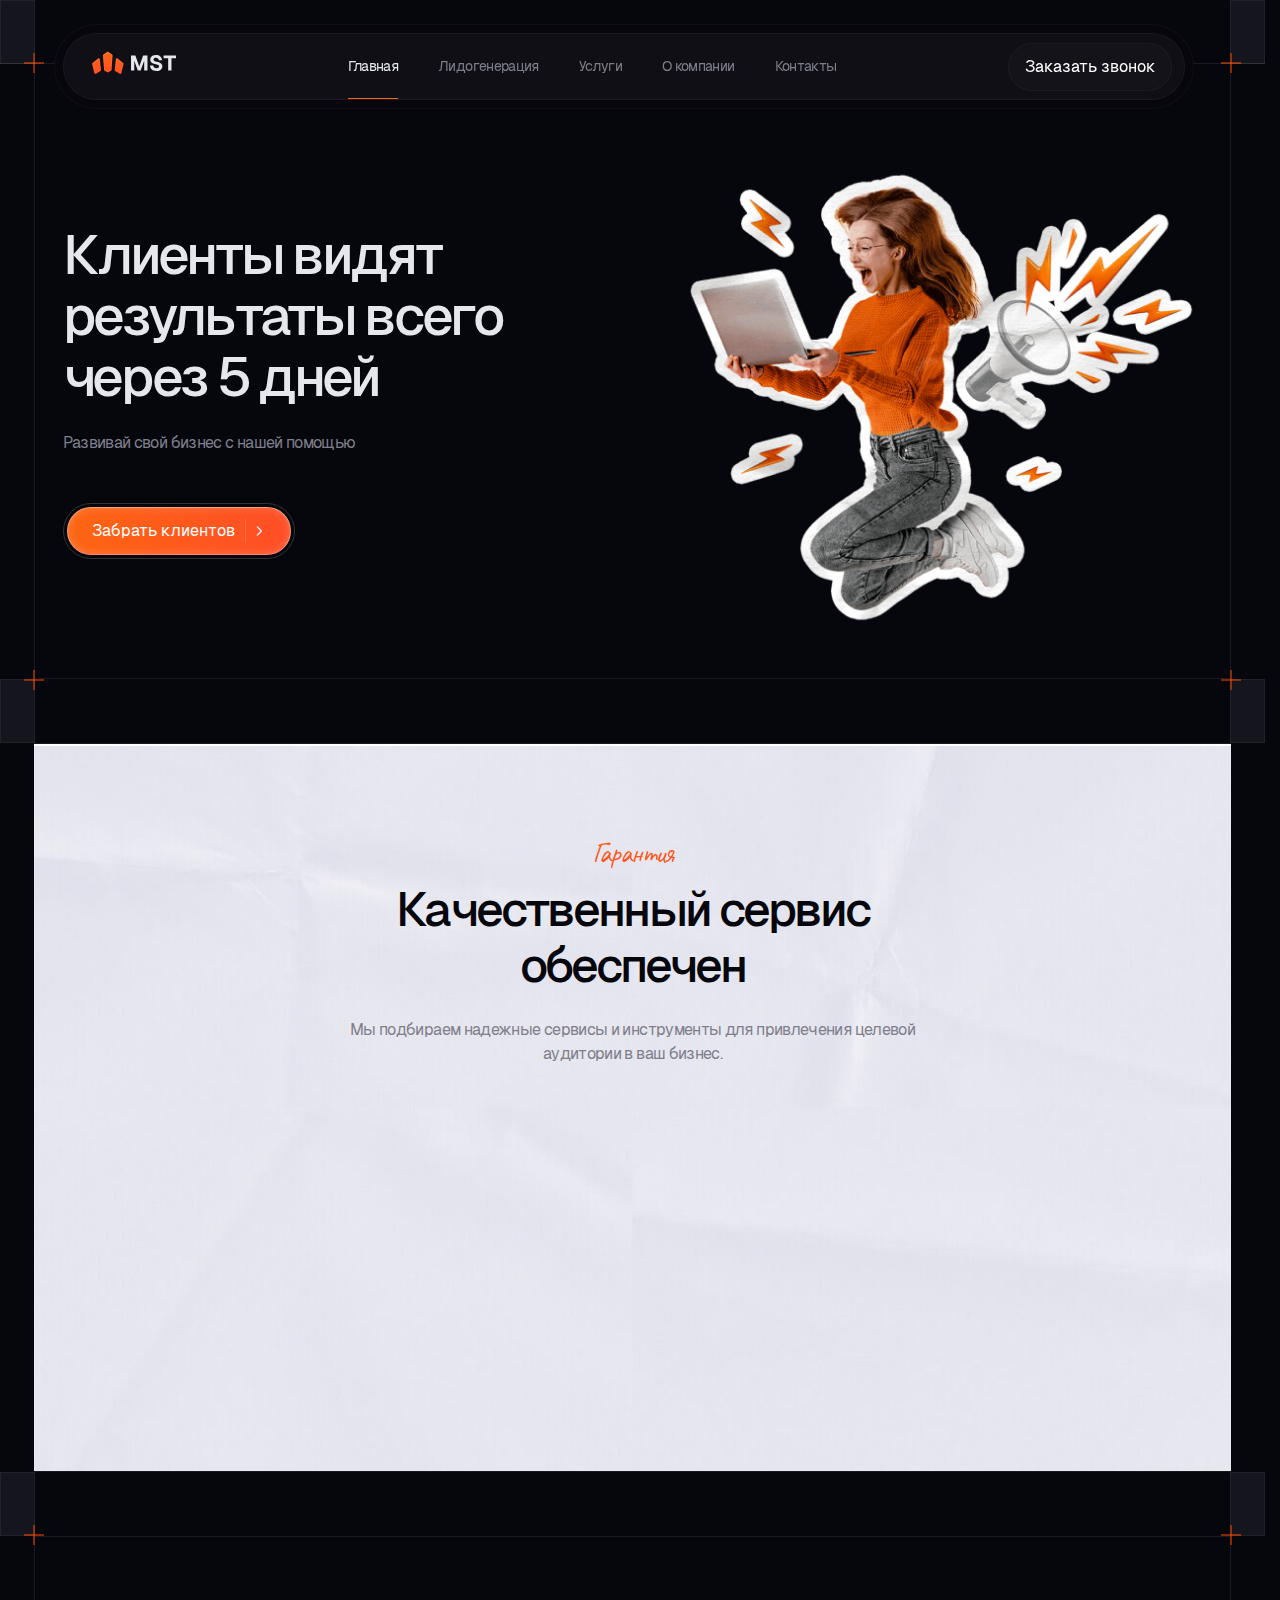
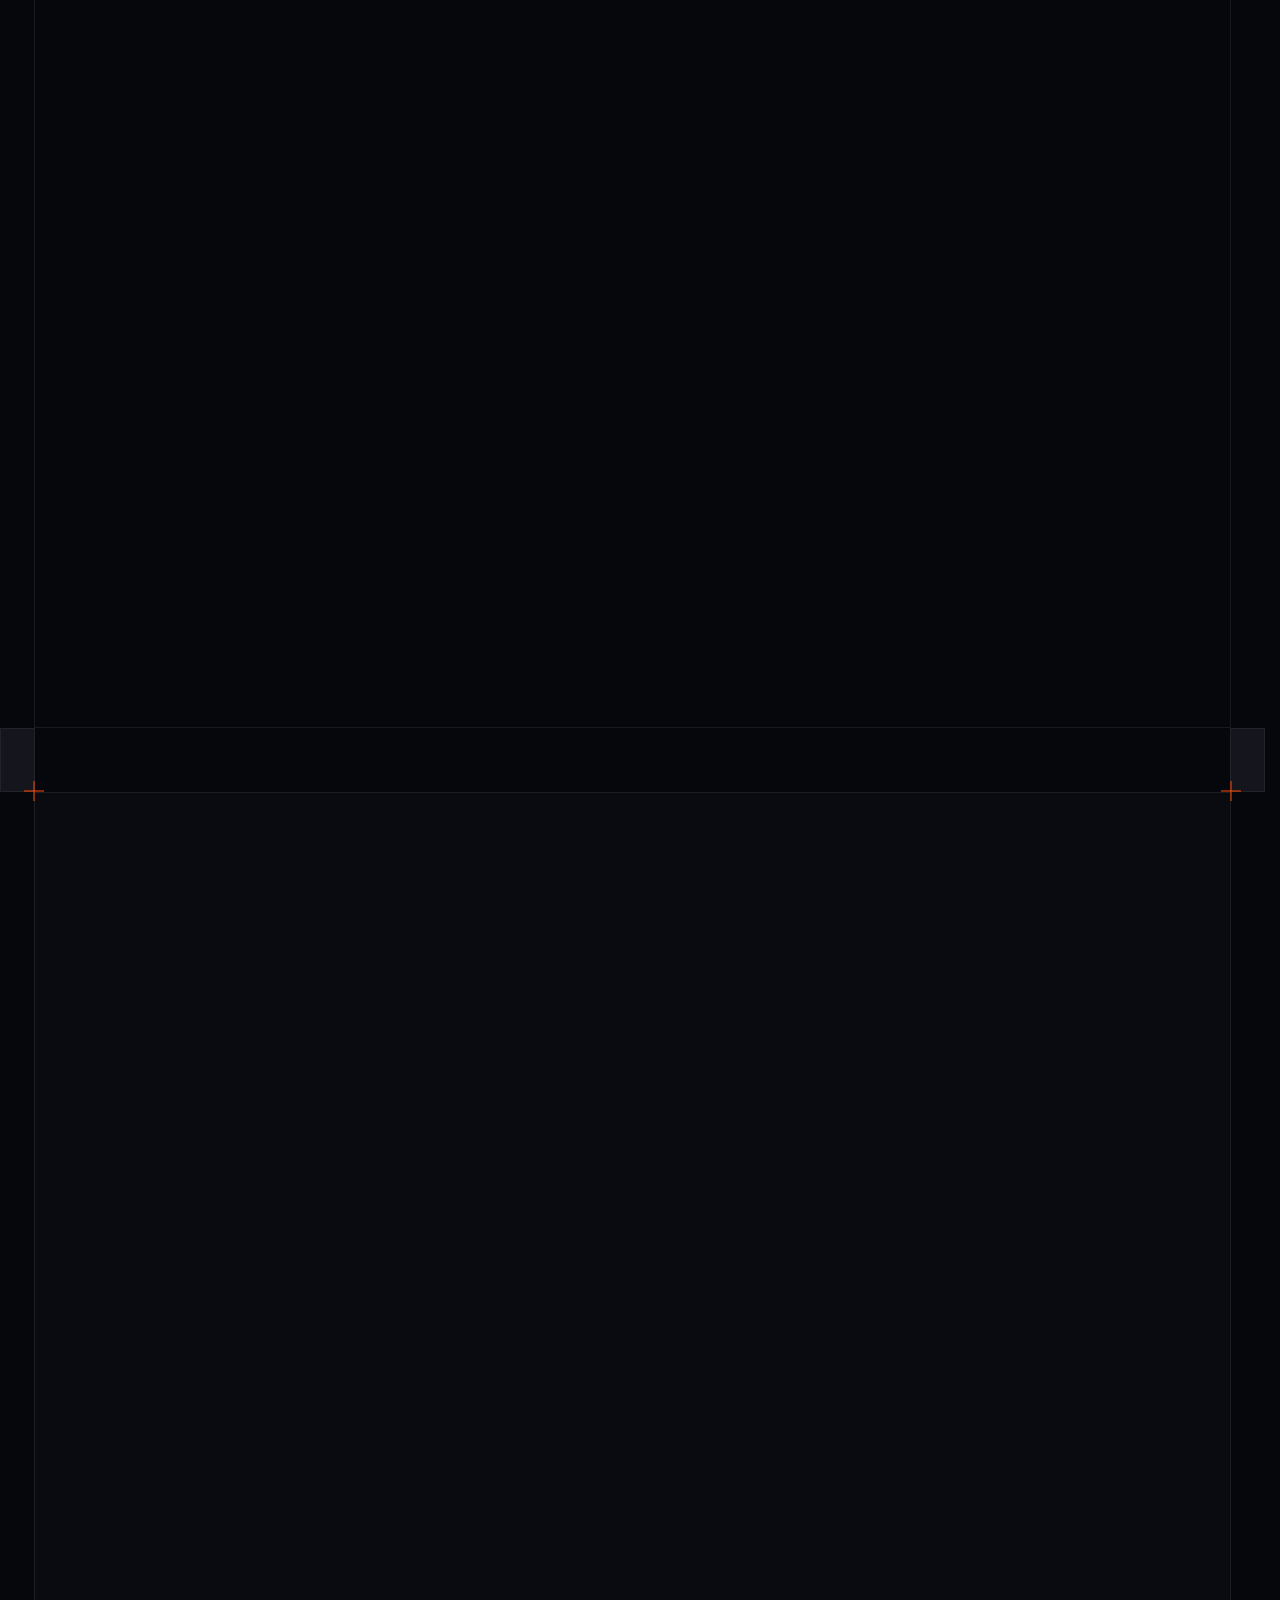
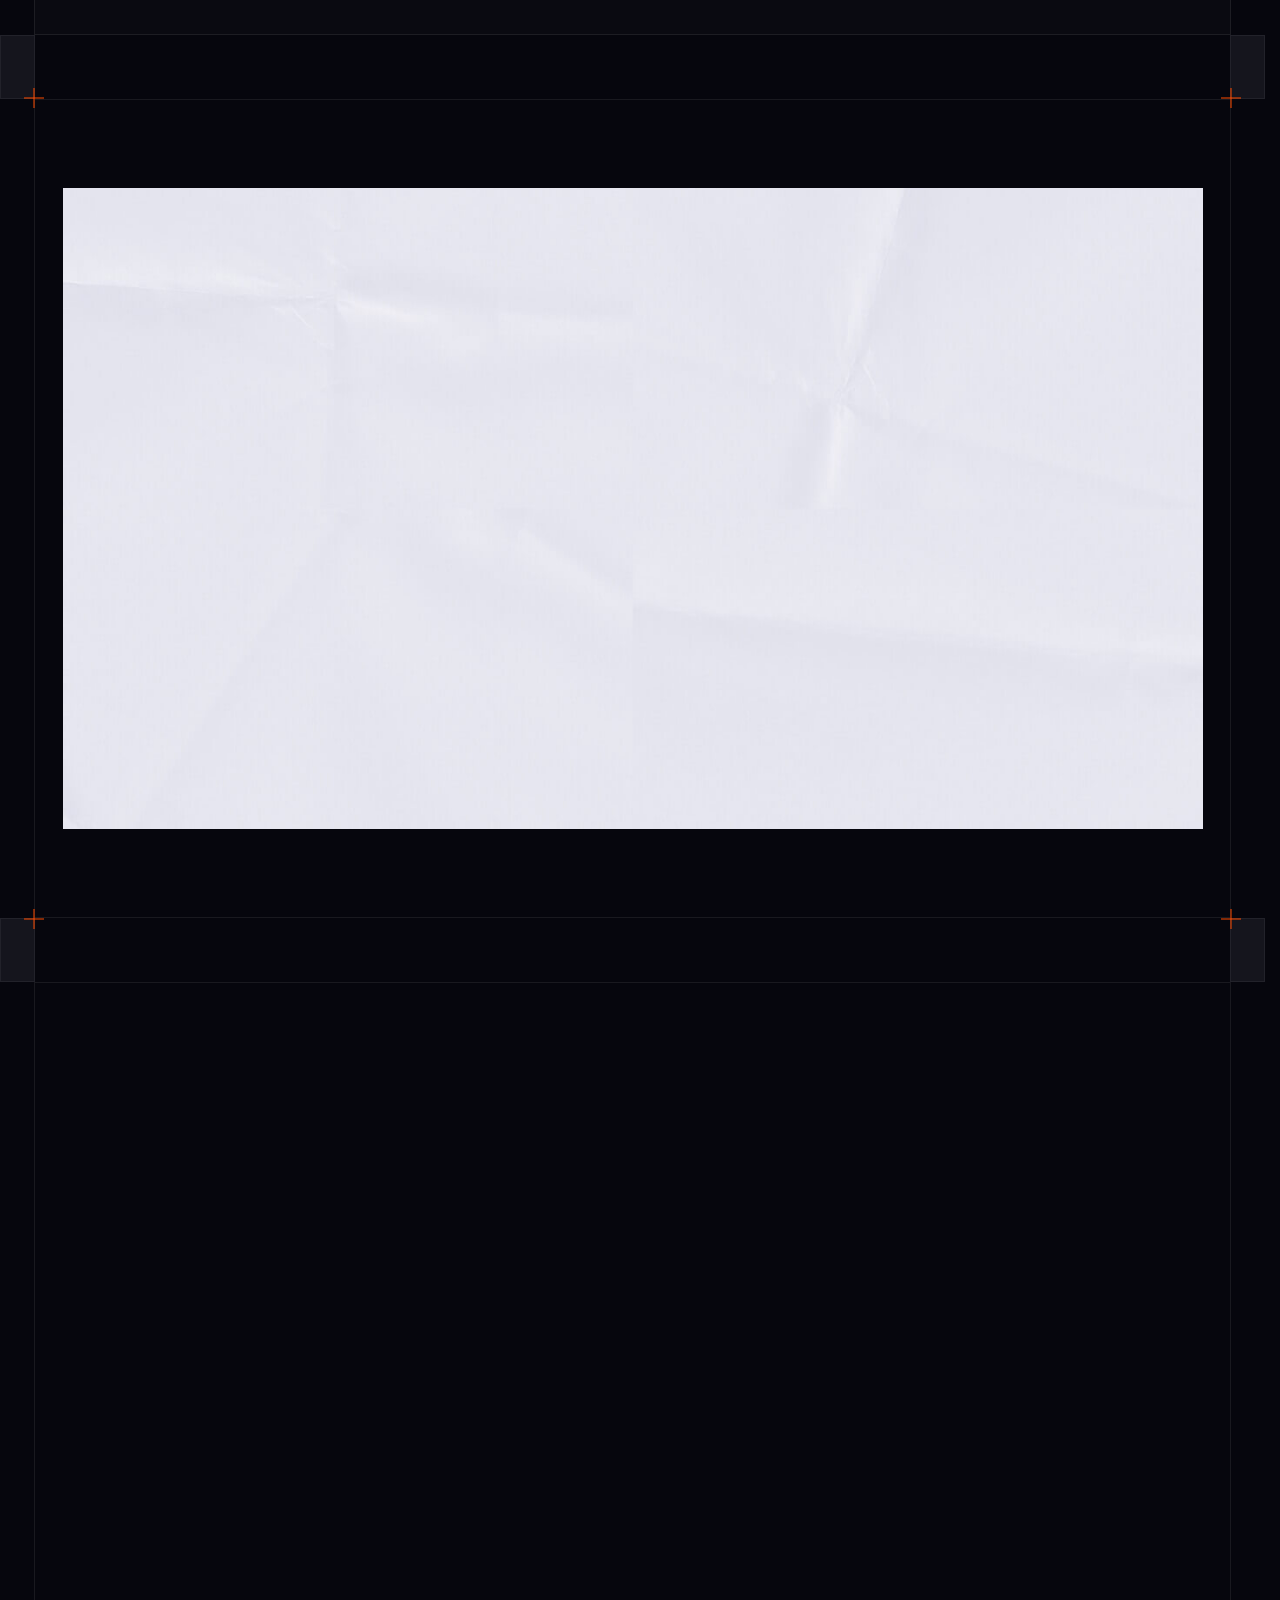
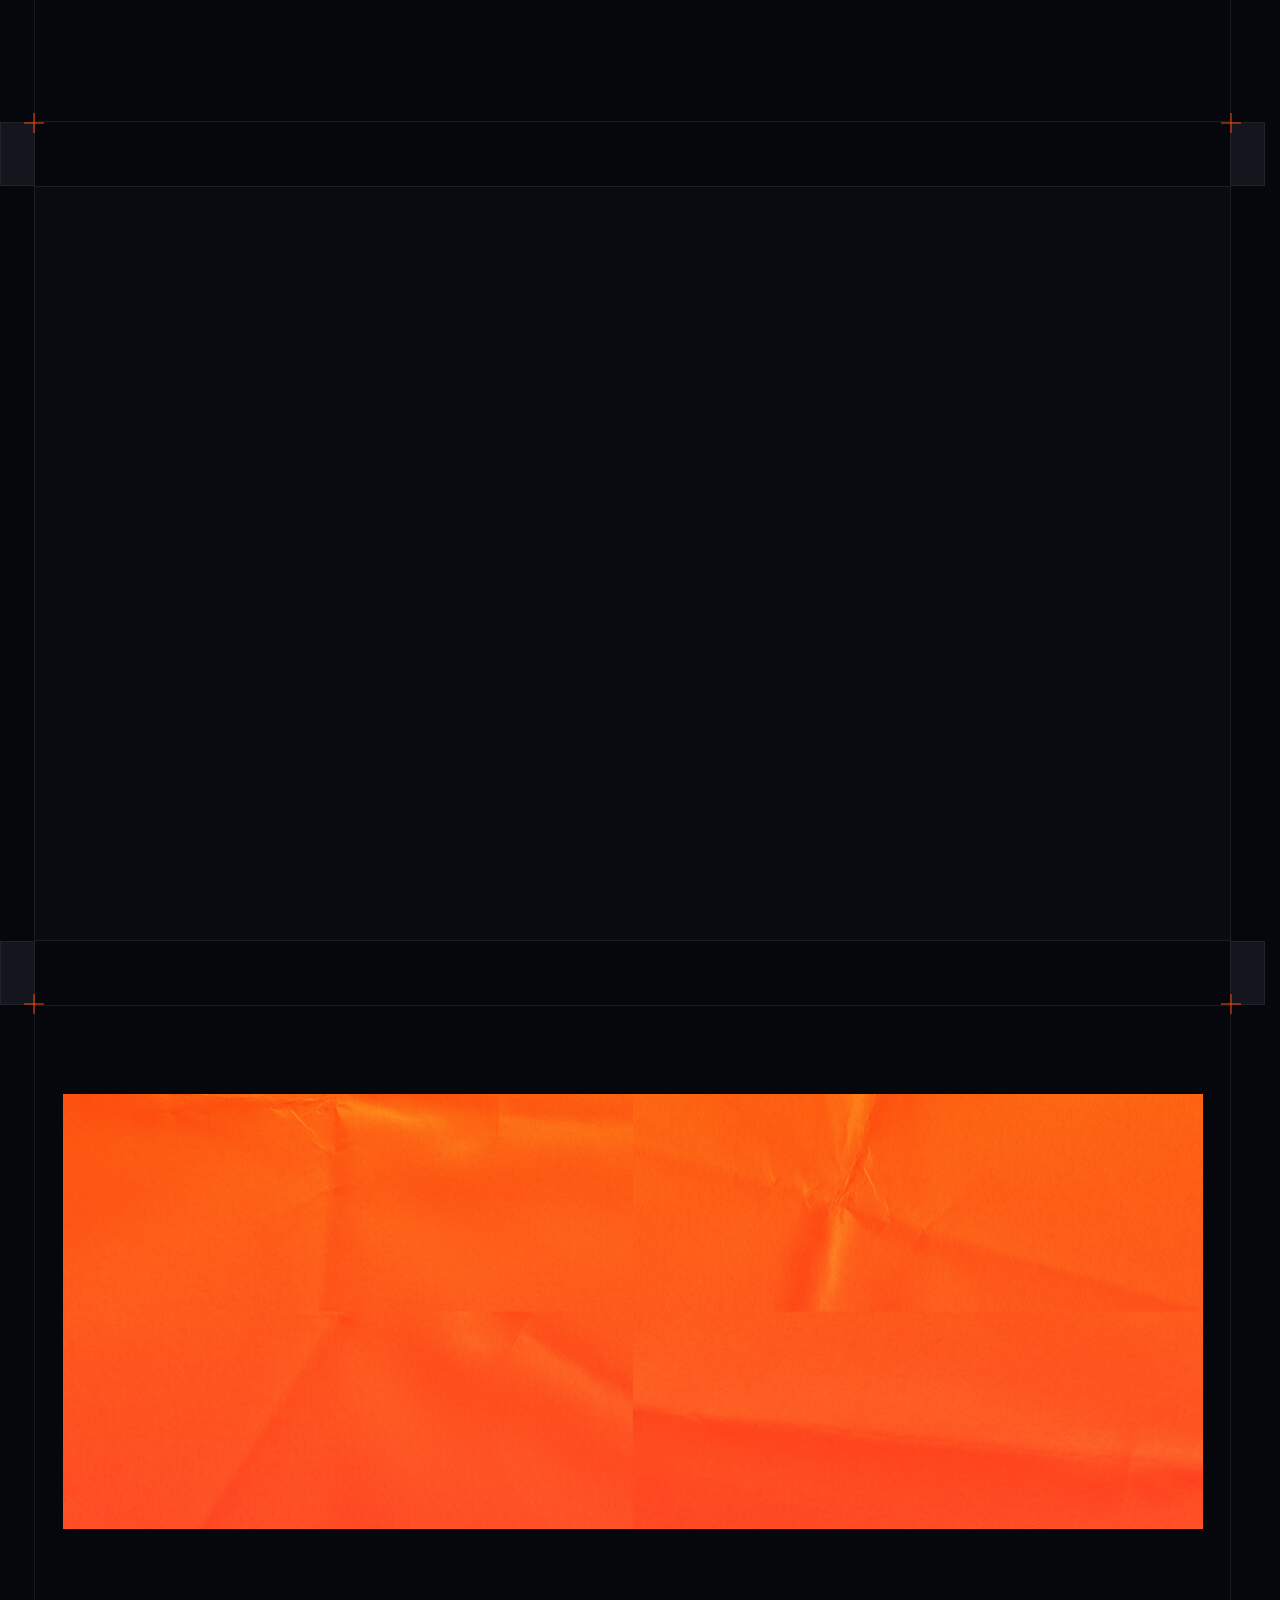
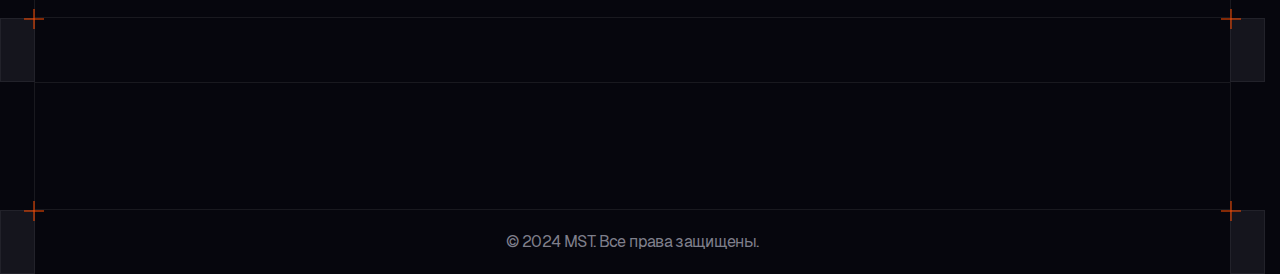
<file: index.html>
<!DOCTYPE html>
<html lang="ru">



<head>
  <meta charset="UTF-8">
  <meta http-equiv="X-UA-Compatible" content="IE=edge">
  <meta name="viewport" content="width=device-width, initial-scale=1.0">
  <meta name="description"
    content="Студия продаж MST – ваш надежный партнер в продвижении бизнеса! Мы предлагаем услуги по SMM, лидогенерации, созданию сайтов и многое другое. Увеличьте вашу клиентскую базу уже сегодня!">
  <meta name="keywords"
    content="SMM, лидогенерация, создание сайтов, продажи, маркетинг, цифровой маркетинг, интернет-магазин, SEO, контент-маркетинг, реклама в социальных сетях, управление сообществом, конверсионная оптимизация, маркетинговые стратегии">
  <title>Студия продаж MST: SMM, Лидогенерация, Создание сайтов и многое другое! </title>

  <link rel="icon" href="img/favicon.svg">

  <link rel="stylesheet" href="css/reset.css">
  <link rel="stylesheet" href="css/animate.css">
  <link rel="stylesheet" href="css/style.css">
</head>

<body>
  <header class="header">
    <div class="container">
      <div class="header__inner">
        <div class="header__elems">

          <a href="index.html"><img src="img/logo.svg" class="logo" alt="logo"></a>
          <button class="burger"><span></span><span></span><span></span></button>
        </div>

        <div class="header__wrap">
          <nav class="menu-site">
            <ul>
              <li>
                <a href="index.html">
                  Главная</a>
              </li>
              <li>
                <a href="leadgeneration.html">
                  Лидогенерация

                </a>
              </li>
              <li>
                <a href="services.html">
                  Услуги
                </a>
              </li>
              <li>
                <a href="about.html">О компании</a>
              </li>


              <li>
                <a href="contacts.html">
                  Контакты
                </a>
              </li>

            </ul>
          </nav>
          <button class="btn btn_small btn_mobile btn-form_popup">Заказать звонок</button>
        </div>
        <button class="btn btn_small btn-form_popup">Заказать звонок</button>


      </div>
    </div>
  </header>
  <main>
    <div class="space-between">

      <div class="box-decor">
        <div class="cross"></div>
      </div>
      <div class="box-decor box-decor_two">
        <div class="cross"></div>
      </div>
    </div>
    <section class="promo">

      <div class="container two-cols">
        <div class="wow fadeInLeft" data-wow-delay="0.5s">
          <h1>Клиенты видят результаты всего через 5 дней</h1>
          <p class="gray">Развивай свой бизнес с нашей помощью</p>
          <div class="button_border">

            <button class="btn btn-form_popup"><span>Забрать клиентов</span></button>
          </div>
        </div>
        <img src="img/promo.png" class="wow fadeInRight" data-wow-delay="0.7s" alt="Девушка с ноутбуком">
      </div>
    </section>
    <div class="space-between">

      <div class="box-decor box-decor_three">
        <div class="cross"></div>
      </div>
      <div class="box-decor box-decor_four">
        <div class="cross"></div>
      </div>
    </div>
    <section class="bg-image">
      <div class="container">
        <div class="max-width-wrap wow fadeInUp" data-wow-delay="0.8s">

          <h3 class="subtitle">
            Гарантия
          </h3>
          <h2 class="title">
            Качественный сервис обеспечен
          </h2>
          <p class="gray">
            Мы подбираем надежные сервисы и инструменты для привлечения целевой аудитории в ваш бизнес.
          </p>
        </div>
        <div class="three-cols">
          <div class="border-left wow fadeInLeft" data-wow-delay="0.3s">
            <div class="feature">
              <div class="icon">
                <img src="img/feat-1.svg" alt="галка">
              </div>
              <h4>Заключаем договор</h4>
            </div>
            <div class="feature">
              <div class="icon">
                <img src="img/feat-1.svg" alt="галка">
              </div>
              <h4>Привлекаем только целевую аудиторию</h4>
            </div>
          </div>
          <img src="img/feature-image.png" alt="преимущества" class="a-self order wow fadeInUp" data-wow-delay="0.5s">
          <div class="border-right wow fadeInRight" data-wow-delay="0.7s">
            <div class="feature">
              <div class="icon">
                <img src="img/feat-1.svg" alt="">
              </div>
              <h4>Тех. поддержка 24/7</h4>
            </div>
            <div class="feature">
              <div class="icon">
                <img src="img/feat-1.svg" alt="">
              </div>
              <h4>Только проверенные источники трафика</h4>
            </div>
          </div>
        </div>
      </div>
    </section>
    <div class="space-between">

      <div class="box-decor">
        <div class="cross"></div>
      </div>
      <div class="box-decor box-decor_two">
        <div class="cross"></div>
      </div>
    </div>
    <section>
      <div class="container">
        <div class="two-cols custom-wrapper">
          <div class="wow fadeInLeft" data-wow-delay="0.3s">
            <h3 class="subtitle">
              Мы-ваш заработок
            </h3>
            <h2 class="title mb0">
              Ваша экспертная команда продаж на расстоянии
            </h2>
          </div>
          <p class="gray border-text wow fadeInRight" data-wow-delay="0.5s">
            Приводим клиентов в Ваш бизнес 24/7. И предоставим все необходимые услуги
          </p>
        </div>
        <ul class="fourcols mt50">
          <li class="card-box wow fadeInUp" data-wow-delay="0.6s">
            <div class="card-box__top">
              <img src="img/card-1.svg" alt="">
              <h4 class="mini-title">
                Настройка и ведение рекламы
              </h4>
            </div>
            <ul class="card-box__details">
              <li>
                Яндекс Директ
              </li>
              <li>
                Google Реклама
              </li>
              <li>
                Facebook
              </li>
            </ul>

          </li>
          <li class="card-box wow fadeInUp" data-wow-delay="0.7s">
            <div class="card-box__top">
              <img src="img/card-2.svg" alt="">
              <h4 class="mini-title">
                Создание сайтов
              </h4>
            </div>
            <ul class="card-box__details">
              <li>
                Одностраничный сайт
              </li>
              <li>
                Квиз
              </li>
              <li>
                Сайт-визитка
              </li>
              <li>
                Бизнес-сайт
              </li>
              <li>
                Интернет-магазин
              </li>
              <li>
                Блог
              </li>
            </ul>

          </li>
          <li class="card-box wow fadeInUp" data-wow-delay="0.8s">
            <div class="card-box__top">
              <img src="img/card-3.svg" alt="">
              <h4 class="mini-title">Настройка и ведение SMM </h4>
            </div>
            <ul class="card-box__details">
              <li>
                Создание и настройка YouTube
              </li>
              <li>
                Instagram
              </li>
              <li>
                Facebook
              </li>
              <li>
                Одноклассники 
              </li>
              <li>
                ВКонтакте
              </li>
            </ul>

          </li>
          <li class="card-box wow fadeInUp" data-wow-delay="0.9s">
            <div class="card-box__top">
              <img src="img/card-4.svg" alt="">
              <h4 class="mini-title">Горячие клиенты (Лиды)</h4>
            </div>
            <ul class="card-box__details">
              <li>
                Подбор и фильтрация Лидов для Вашего бизнеса по конкретным критериям заказчика
              </li>
            </ul>

          </li>
        </ul>
      </div>
    </section>
    <div class="space-between">

      <div class="box-decor">
        <div class="cross"></div>
      </div>
      <div class="box-decor box-decor_two">
        <div class="cross"></div>
      </div>
    </div>
    <section class="bg-black">
      <div class="container two-cols gap100 aicenter">
        <div class="box-body wow fadeInLeft" data-wow-delay="0.3s">
          <div class="two-cols gap0 media-wrapper">
            <img src="img/about.png" alt="люди">
            <div class="right">
              <img src="img/about-2.png" alt="рука" class="mr-25">
              <div class="progress-bar" data-progress="86">
                <span>
                  
                </span>
              </div>

              <p class="gray fz14">Остаются с нами</p>
            </div>
          </div>
          <p class="bold mt25">
            Чем мы отличаемся от конкурентов
          </p>
          <ul class="list-info">
            <li>Отбор Лидов согласно требованиям клиента </li>
            <li>Замена Лидов при уточнении критериев или их пересечении</li>
            <li>Гибкие сроки и гарантированный возврат средств в контракте</li>
            <li>Применение нетрадиционных методов привлечения трафика</li>
          </ul>
        </div>
        <div class="wow fadeInRight" data-wow-delay="0.5s">
          <h3 class="subtitle">
            Работа за Лиды
          </h3>
          <h2 class="title">
            Гарантия окупаемости при подписании договора
          </h2>
          <p class="bold">
            Лидогенерация простыми словами
          </p>
          <p class="gray">
            Получите качественные клиентские возможности из проверенных источников, с учетом ваших критериев.
          </p>
        </div>
      </div>
    </section>
    <div class="space-between">

      <div class="box-decor">
        <div class="cross"></div>
      </div>
      <div class="box-decor box-decor_two">
        <div class="cross"></div>
      </div>
    </div>
    <section>
      <div class="container bg-image p64">
        <div class="max-width-wrap wow fadeInUp" data-wow-delay="0.3s">

          <h3 class="subtitle">
            Подайте заявку
          </h3>
          <h2 class="title">
            На расчет стоимости Лидов в вашей области
          </h2>
          <p class="gray">Получите до 5 пробных Лидов для проверки качества</p>
        </div>
        <form action="process_form.php" method="post" class="site-form wow fadeInUp" data-wow-delay="0.6s">
          <div class="d-flex">

            <input type="text" name="name" placeholder="Имя" required="">

            <input type="tel" name="email" placeholder="Телефон" class="phone-input" required="">
          </div>

          <textarea name="message" placeholder="Опишите пожелания" required=""></textarea>
<div class="button_border">

  <button class="btn"><span>
    Уточнить стоимость
  </span></button>
</div>
        </form>
      </div>
    </section>
    <div class="space-between">

      <div class="box-decor box-decor_three">
        <div class="cross"></div>
      </div>
      <div class="box-decor box-decor_four">
        <div class="cross"></div>
      </div>
    </div>
    <section>
      <div class="container">
        <div class="two-cols aicenter fr-2">
          <div class="wow fadeInLeft" data-wow-delay="0.3s">
            <h3 class="subtitle">
              Приемущества
            </h3>
            <h2 class="title">
              Работы с нами
            </h2>
           
            <p class="gray mb40">Изучай плюшки работы с нами и начни прямо сейчас! </p>
            <div class="button_border">
            <button class="btn btn-form_popup"><span>Забрать клиентов</span></button></div>
          </div>
          <div class="advantages wow fadeInRight" data-wow-delay="0.6s">
            <img src="img/circle.png" alt="">
            <div class="advantage advantage_one">
              <div class="advantage__icon">

                <svg width="22" height="22" viewBox="0 0 22 22" fill="none" xmlns="http://www.w3.org/2000/svg">
                  <path d="M1 13C1 9.49335 1 7.74003 1.90796 6.55992C2.07418 6.34388 2.25989 6.14579 2.46243 5.96849C3.56878 5 5.21252 5 8.5 5H13.5C16.7875 5 18.4312 5 19.5376 5.96849C19.7401 6.14579 19.9258 6.34388 20.092 6.55992C21 7.74003 21 9.49335 21 13C21 16.5066 21 18.26 20.092 19.4401C19.9258 19.6561 19.7401 19.8542 19.5376 20.0315C18.4312 21 16.7875 21 13.5 21H8.5C5.21252 21 3.56878 21 2.46243 20.0315C2.25989 19.8542 2.07418 19.6561 1.90796 19.4401C1 18.26 1 16.5066 1 13Z" stroke="url(#paint0_linear_2018_1259)" stroke-width="1.5" />
                  <path d="M15 5C15 3.11438 15 2.17157 14.4142 1.58579C13.8284 1 12.8856 1 11 1C9.11438 1 8.17157 1 7.58579 1.58579C7 2.17157 7 3.11438 7 5" stroke="url(#paint1_linear_2018_1259)" stroke-width="1.5" stroke-linecap="round" stroke-linejoin="round" />
                
                <path d="M11 10C9.89543 10 9 10.6716 9 11.5C9 12.3284 9.89543 13 11 13C12.1046 13 13 13.6716 13 14.5C13 15.3284 12.1046 16 11 16M11 10C11.8708 10 12.6116 10.4174 12.8862 11M11 10V9M11 16C10.1292 16 9.38836 15.5826 9.1138 15M11 16V17" stroke="url(#paint2_linear_2018_1259)" stroke-width="1.5" stroke-linecap="round" />
                <path d="M5 11H1" stroke="url(#paint3_linear_2018_1259)" stroke-width="1.5" stroke-linecap="round" />
                <path d="M21 11L17 11" stroke="url(#paint4_linear_2018_1259)" stroke-width="1.5" stroke-linecap="round" />
                <defs>
                  <linearGradient id="paint0_linear_2018_1259" x1="11" y1="5" x2="11" y2="21" gradientUnits="userSpaceOnUse">
                    <stop stop-color="#FD6512" />
                    <stop offset="1" stop-color="#FF4E27" />
                  </linearGradient>
                  <linearGradient id="paint1_linear_2018_1259" x1="11" y1="1" x2="11" y2="5" gradientUnits="userSpaceOnUse">
                    <stop stop-color="#FD6512" />
                    <stop offset="1" stop-color="#FF4E27" />
                  </linearGradient>
                  <linearGradient id="paint2_linear_2018_1259" x1="11" y1="9" x2="11" y2="17" gradientUnits="userSpaceOnUse">
                    <stop stop-color="#FD6512" />
                    <stop offset="1" stop-color="#FF4E27" />
                  </linearGradient>
                  <linearGradient id="paint3_linear_2018_1259" x1="3" y1="11" x2="3" y2="10" gradientUnits="userSpaceOnUse">
                    <stop stop-color="#FD6512" />
                    <stop offset="1" stop-color="#FF4E27" />
                  </linearGradient>
                  <linearGradient id="paint4_linear_2018_1259" x1="19" y1="11" x2="19" y2="10" gradientUnits="userSpaceOnUse">
                    <stop stop-color="#FD6512" />
                    <stop offset="1" stop-color="#FF4E27" />
                  </linearGradient>
                </defs>
              </svg>
            </div>
            <h4 class="mini-title">Опыт</h4>
            </div>
            <div class="advantage advantage_two">
              <div class="advantage__icon">

                <svg width="22" height="22" viewBox="0 0 22 22" fill="none" xmlns="http://www.w3.org/2000/svg">
                  <path d="M21 11C21 5.47715 16.5228 1 11 1C5.47715 1 1 5.47715 1 11C1 16.5228 5.47715 21 11 21C16.5228 21 21 16.5228 21 11Z" stroke="url(#paint0_linear_2018_1312)" stroke-width="1.5" />
                  <path d="M11.8638 6.72209L12.7437 8.49644C12.8637 8.74344 13.1837 8.98035 13.4536 9.02572L15.0485 9.29288C16.0684 9.46426 16.3083 10.2103 15.5734 10.9462L14.3335 12.1964C14.1236 12.4081 14.0086 12.8164 14.0736 13.1087L14.4285 14.6562C14.7085 15.8812 14.0636 16.355 12.9887 15.7148L11.4939 14.8226C11.2239 14.6613 10.7789 14.6613 10.504 14.8226L9.00913 15.7148C7.93925 16.355 7.28932 15.8761 7.56929 14.6562L7.92425 13.1087C7.98925 12.8164 7.87426 12.4081 7.66428 12.1964L6.42442 10.9462C5.6945 10.2103 5.92947 9.46426 6.94936 9.29288L8.54419 9.02572C8.80916 8.98035 9.12912 8.74344 9.24911 8.49644L10.129 6.72209C10.609 5.7593 11.3889 5.7593 11.8638 6.72209Z" stroke="url(#paint1_linear_2018_1312)" stroke-width="1.5" stroke-linecap="round" stroke-linejoin="round" />
                  <defs>
                    <linearGradient id="paint0_linear_2018_1312" x1="11" y1="21" x2="11" y2="1" gradientUnits="userSpaceOnUse">
                      <stop stop-color="#FD6512" />
                      <stop offset="1" stop-color="#FF4E27" />
                    </linearGradient>
                    <linearGradient id="paint1_linear_2018_1312" x1="11" y1="6" x2="11" y2="16" gradientUnits="userSpaceOnUse">
                      <stop stop-color="#FD6512" />
                      <stop offset="1" stop-color="#FF4E27" />
                    </linearGradient>
                  </defs>
                </svg>
            </div>
            <h4 class="mini-title">Качество</h4>
            </div>
            <div class="advantage advantage_three">
              <div class="advantage__icon">

                <svg width="22" height="22" viewBox="0 0 22 22" fill="none" xmlns="http://www.w3.org/2000/svg">
                  <path d="M11 21V17M7 19L7 17M15 19V17" stroke="url(#paint0_linear_2001_261)" stroke-width="1.5" stroke-linecap="round" />
                  <path d="M18 16.5C18.7745 16.3341 19.3588 16.0571 19.8284 15.5949C21 14.4418 21 12.5859 21 8.87402C21 5.16217 21 3.30625 19.8284 2.15312C18.6569 1 16.7712 1 13 1H9C5.22876 1 3.34315 1 2.17157 2.15312C1 3.30625 1 5.16217 1 8.87402C1 12.5859 1 14.4418 2.17157 15.5949C2.64118 16.0571 3.2255 16.3341 4 16.5" stroke="url(#paint1_linear_2001_261)" stroke-width="1.5" stroke-linecap="round" />
                  <path d="M17.5 9H17.491" stroke="url(#paint2_linear_2001_261)" stroke-width="2" stroke-linecap="round" stroke-linejoin="round" />
                  <path d="M4.50996 9H4.50098" stroke="url(#paint3_linear_2001_261)" stroke-width="2" stroke-linecap="round" stroke-linejoin="round" />
                  <path d="M13.5 9C13.5 7.61929 12.3807 6.5 11 6.5C9.61929 6.5 8.5 7.61929 8.5 9C8.5 10.3807 9.61929 11.5 11 11.5C12.3807 11.5 13.5 10.3807 13.5 9Z" stroke="url(#paint4_linear_2001_261)" stroke-width="1.5" />
                  <defs>
                    <linearGradient id="paint0_linear_2001_261" x1="11" y1="17" x2="11" y2="21" gradientUnits="userSpaceOnUse">
                      <stop stop-color="#FD6512" />
                      <stop offset="1" stop-color="#FF4E27" />
                    </linearGradient>
                    <linearGradient id="paint1_linear_2001_261" x1="11" y1="16.5" x2="11" y2="1" gradientUnits="userSpaceOnUse">
                      <stop stop-color="#FD6512" />
                      <stop offset="1" stop-color="#FF4E27" />
                    </linearGradient>
                    <linearGradient id="paint2_linear_2001_261" x1="17.4955" y1="9" x2="17.4955" y2="8" gradientUnits="userSpaceOnUse">
                      <stop stop-color="#FD6512" />
                      <stop offset="1" stop-color="#FF4E27" />
                    </linearGradient>
                    <linearGradient id="paint3_linear_2001_261" x1="4.50527" y1="9" x2="4.50527" y2="8" gradientUnits="userSpaceOnUse">
                      <stop stop-color="#FD6512" />
                      <stop offset="1" stop-color="#FF4E27" />
                    </linearGradient>
                    <linearGradient id="paint4_linear_2001_261" x1="11" y1="11.5" x2="11" y2="6.5" gradientUnits="userSpaceOnUse">
                      <stop stop-color="#FD6512" />
                      <stop offset="1" stop-color="#FF4E27" />
                    </linearGradient>
                  </defs>
                </svg>
            </div>
            <h4 class="mini-title">Цена</h4>
            </div>
            <div class="advantage advantage_four">
              <div class="advantage__icon">

                <svg width="20" height="18" viewBox="0 0 20 18" fill="none" xmlns="http://www.w3.org/2000/svg">
                  <path d="M1 17H4" stroke="url(#paint0_linear_2018_1279)" stroke-width="1.5" stroke-linecap="round" stroke-linejoin="round" />
                  <path d="M16 17H19" stroke="url(#paint1_linear_2018_1279)" stroke-width="1.5" stroke-linecap="round" stroke-linejoin="round" />
                  <path d="M8.5 17H11.5" stroke="url(#paint2_linear_2018_1279)" stroke-width="1.5" stroke-linecap="round" stroke-linejoin="round" />
                  <path d="M1 13L4 13" stroke="url(#paint3_linear_2018_1279)" stroke-width="1.5" stroke-linecap="round" stroke-linejoin="round" />
                  <path d="M16 13H19" stroke="url(#paint4_linear_2018_1279)" stroke-width="1.5" stroke-linecap="round" stroke-linejoin="round" />
                  <path d="M8.5 13H11.5" stroke="url(#paint5_linear_2018_1279)" stroke-width="1.5" stroke-linecap="round" stroke-linejoin="round" />
                  <path d="M1 9H4" stroke="url(#paint6_linear_2018_1279)" stroke-width="1.5" stroke-linecap="round" stroke-linejoin="round" />
                  <path d="M16 9H19" stroke="url(#paint7_linear_2018_1279)" stroke-width="1.5" stroke-linecap="round" stroke-linejoin="round" />
                  <path d="M8.5 9H11.5" stroke="url(#paint8_linear_2018_1279)" stroke-width="1.5" stroke-linecap="round" stroke-linejoin="round" />
                  <path d="M1 5H4" stroke="url(#paint9_linear_2018_1279)" stroke-width="1.5" stroke-linecap="round" stroke-linejoin="round" />
                  <path d="M16 5H19" stroke="url(#paint10_linear_2018_1279)" stroke-width="1.5" stroke-linecap="round" stroke-linejoin="round" />
                  <path d="M1 1L4 1" stroke="url(#paint11_linear_2018_1279)" stroke-width="1.5" stroke-linecap="round" stroke-linejoin="round" />
                  <defs>
                    <linearGradient id="paint0_linear_2018_1279" x1="2.5" y1="17" x2="2.5" y2="18" gradientUnits="userSpaceOnUse">
                      <stop stop-color="#FD6512" />
                      <stop offset="1" stop-color="#FF4E27" />
                    </linearGradient>
                    <linearGradient id="paint1_linear_2018_1279" x1="17.5" y1="17" x2="17.5" y2="18" gradientUnits="userSpaceOnUse">
                      <stop stop-color="#FD6512" />
                      <stop offset="1" stop-color="#FF4E27" />
                    </linearGradient>
                    <linearGradient id="paint2_linear_2018_1279" x1="10" y1="17" x2="10" y2="18" gradientUnits="userSpaceOnUse">
                      <stop stop-color="#FD6512" />
                      <stop offset="1" stop-color="#FF4E27" />
                    </linearGradient>
                    <linearGradient id="paint3_linear_2018_1279" x1="2.5" y1="13" x2="2.5" y2="14" gradientUnits="userSpaceOnUse">
                      <stop stop-color="#FD6512" />
                      <stop offset="1" stop-color="#FF4E27" />
                    </linearGradient>
                    <linearGradient id="paint4_linear_2018_1279" x1="17.5" y1="13" x2="17.5" y2="14" gradientUnits="userSpaceOnUse">
                      <stop stop-color="#FD6512" />
                      <stop offset="1" stop-color="#FF4E27" />
                    </linearGradient>
                    <linearGradient id="paint5_linear_2018_1279" x1="10" y1="13" x2="10" y2="14" gradientUnits="userSpaceOnUse">
                      <stop stop-color="#FD6512" />
                      <stop offset="1" stop-color="#FF4E27" />
                    </linearGradient>
                    <linearGradient id="paint6_linear_2018_1279" x1="2.5" y1="9" x2="2.5" y2="10" gradientUnits="userSpaceOnUse">
                      <stop stop-color="#FD6512" />
                      <stop offset="1" stop-color="#FF4E27" />
                    </linearGradient>
                    <linearGradient id="paint7_linear_2018_1279" x1="17.5" y1="9" x2="17.5" y2="10" gradientUnits="userSpaceOnUse">
                      <stop stop-color="#FD6512" />
                      <stop offset="1" stop-color="#FF4E27" />
                    </linearGradient>
                    <linearGradient id="paint8_linear_2018_1279" x1="10" y1="9" x2="10" y2="10" gradientUnits="userSpaceOnUse">
                      <stop stop-color="#FD6512" />
                      <stop offset="1" stop-color="#FF4E27" />
                    </linearGradient>
                    <linearGradient id="paint9_linear_2018_1279" x1="2.5" y1="5" x2="2.5" y2="6" gradientUnits="userSpaceOnUse">
                      <stop stop-color="#FD6512" />
                      <stop offset="1" stop-color="#FF4E27" />
                    </linearGradient>
                    <linearGradient id="paint10_linear_2018_1279" x1="17.5" y1="5" x2="17.5" y2="6" gradientUnits="userSpaceOnUse">
                      <stop stop-color="#FD6512" />
                      <stop offset="1" stop-color="#FF4E27" />
                    </linearGradient>
                    <linearGradient id="paint11_linear_2018_1279" x1="2.5" y1="1" x2="2.5" y2="2" gradientUnits="userSpaceOnUse">
                      <stop stop-color="#FD6512" />
                      <stop offset="1" stop-color="#FF4E27" />
                    </linearGradient>
                  </defs>
                </svg>
            </div>
            <h4 class="mini-title">Количество</h4>
            </div>
            <div class="advantage advantage_five">
              <div class="advantage__icon">

                <svg width="24" height="24" viewBox="0 0 24 24" fill="none" xmlns="http://www.w3.org/2000/svg">
                  <path d="M20.91 11.12C20.91 16.01 17.36 20.59 12.51 21.93C12.18 22.02 11.82 22.02 11.49 21.93C6.63996 20.59 3.08997 16.01 3.08997 11.12V6.73003C3.08997 5.91003 3.70998 4.98004 4.47998 4.67004L10.05 2.39007C11.3 1.88007 12.71 1.88007 13.96 2.39007L19.53 4.67004C20.29 4.98004 20.92 5.91003 20.92 6.73003L20.91 11.12Z" stroke="url(#paint0_linear_2001_281)" stroke-width="1.5" stroke-linecap="round" stroke-linejoin="round" />
                  <defs>
                    <linearGradient id="paint0_linear_2001_281" x1="12.005" y1="2.00757" x2="12.005" y2="21.9975" gradientUnits="userSpaceOnUse">
                      <stop stop-color="#FD6512" />
                      <stop offset="1" stop-color="#FF4E27" />
                    </linearGradient>
                  </defs>
                </svg>
            </div>
            <h4 class="mini-title">Гарантия</h4>
            </div>
            <div class="advantage advantage_six">
              <div class="advantage__icon">

                <svg width="22" height="22" viewBox="0 0 22 22" fill="none" xmlns="http://www.w3.org/2000/svg">
                  <path d="M15 2.38462V1M18.6306 3.36369L19.6081 2.38462M19.6176 7H21" stroke="url(#paint0_linear_2001_284)" stroke-width="1.5" stroke-linecap="round" stroke-linejoin="round" />
                  <path d="M21 11C21 16.5228 16.5228 21 11 21C5.47715 21 1 16.5228 1 11C1 5.47715 5.47715 1 11 1" stroke="url(#paint1_linear_2001_284)" stroke-width="1.5" stroke-linecap="round" stroke-linejoin="round" />
                  <path d="M11 6.25C10.5858 6.25 10.25 6.58579 10.25 7C10.25 7.41421 10.5858 7.75 11 7.75V6.25ZM14.25 10.9704C14.25 11.3846 14.5858 11.7204 15 11.7204C15.4142 11.7204 15.75 11.3846 15.75 10.9704H14.25ZM11 7.75H13V6.25H11V7.75ZM14.25 8.98519V10.9704H15.75V8.98519H14.25ZM13 7.75C13.4925 7.75 13.7869 7.75157 13.9981 7.77975C14.0949 7.79268 14.1437 7.80794 14.1658 7.81699C14.171 7.81908 14.1744 7.82072 14.1764 7.82175C14.1783 7.82277 14.1792 7.82334 14.1793 7.82341C14.1794 7.82346 14.1791 7.8233 14.1788 7.823C14.1784 7.8227 14.1784 7.82263 14.1788 7.82302L15.2355 6.75843C14.9262 6.45148 14.5509 6.34024 14.1965 6.29293C13.863 6.24843 13.4504 6.25 13 6.25V7.75ZM15.75 8.98519C15.75 8.53863 15.7516 8.12771 15.7066 7.79538C15.6586 7.44089 15.5455 7.06614 15.2355 6.75843L14.1788 7.82302C14.1791 7.82337 14.1784 7.82265 14.1779 7.82192C14.1776 7.82141 14.1798 7.82447 14.1836 7.83371C14.1922 7.85437 14.2073 7.90148 14.2202 7.99671C14.2484 8.20497 14.25 8.49592 14.25 8.98519H15.75ZM14.1415 6.79824C11.2699 10.0965 8.00221 11.4316 5.45455 11.9481C4.17781 12.2069 3.08158 12.2598 2.30889 12.2486C1.9229 12.243 1.61881 12.2214 1.41473 12.2017C1.31273 12.1919 1.23584 12.1826 1.18633 12.1761C1.16158 12.1728 1.14369 12.1702 1.13294 12.1686C1.12757 12.1678 1.12398 12.1673 1.12222 12.167C1.12133 12.1668 1.12091 12.1668 1.12094 12.1668C1.12096 12.1668 1.12109 12.1668 1.12134 12.1668C1.12146 12.1669 1.12174 12.1669 1.1218 12.1669C1.1221 12.167 1.12243 12.167 1 12.907C0.87757 13.6469 0.877959 13.647 0.878378 13.647C0.878557 13.6471 0.879007 13.6471 0.879365 13.6472C0.880082 13.6473 0.880918 13.6474 0.881871 13.6476C0.883778 13.6479 0.886156 13.6483 0.889001 13.6487C0.894692 13.6496 0.902251 13.6508 0.911643 13.6522C0.930425 13.655 0.956544 13.6587 0.989708 13.6631C1.05603 13.6719 1.15058 13.6832 1.27104 13.6948C1.51187 13.718 1.85678 13.7422 2.28708 13.7484C3.14697 13.761 4.35252 13.702 5.75256 13.4182C8.55845 12.8494 12.1443 11.3764 15.2728 7.78321L14.1415 6.79824Z" fill="url(#paint2_linear_2001_284)" />
                  <defs>
                    <linearGradient id="paint0_linear_2001_284" x1="18" y1="1" x2="18" y2="7" gradientUnits="userSpaceOnUse">
                      <stop stop-color="#FD6512" />
                      <stop offset="1" stop-color="#FF4E27" />
                    </linearGradient>
                    <linearGradient id="paint1_linear_2001_284" x1="11" y1="1" x2="11" y2="21" gradientUnits="userSpaceOnUse">
                      <stop stop-color="#FD6512" />
                      <stop offset="1" stop-color="#FF4E27" />
                    </linearGradient>
                    <linearGradient id="paint2_linear_2001_284" x1="8" y1="7" x2="8" y2="13" gradientUnits="userSpaceOnUse">
                      <stop stop-color="#FD6512" />
                      <stop offset="1" stop-color="#FF4E27" />
                    </linearGradient>
                  </defs>
                </svg>
            </div>
            <h4 class="mini-title">Окупаемость</h4>
            </div>
          </div>
        </div>
      </div>
    </section>
    <div class="space-between">

      <div class="box-decor box-decor_three">
        <div class="cross"></div>
      </div>
      <div class="box-decor box-decor_four">
        <div class="cross"></div>
      </div>
    </div>
    <section class="bg3 bg-black">
      <div class="container two-cols aicenter gap100">
        <div class="image-box wow fadeInLeft" data-wow-delay="0.3s">
          <img src="img/about-3.png" alt="О нас">
        </div>
        <div class="wow fadeInRight" data-wow-delay="0.6s">
          <h3 class="subtitle">
            Расширьте горизонты вашего бизнеса
          </h3>
          <h2 class="title">
            Преимущества генерации лидов: Путь к росту и успеху
          </h2>
          <p class="bold">
            Вы получите новых клиентов и сможете продолжить работу с ними и дальше, делая до продажи
          </p>
         <ul class="list-border">
          <li>Получение потока новых клиентов, готовых к приобретению ваших товаров или услуг;</li>
          <li>Плата только за результаты;</li>
          <li>Точная оценка эффективности и оперативное выстраивание маркетинговой тактики и стратегии;</li>
          <li>Получение клиентов из интернета даже без собственного сайта</li>
         </ul>
        </div>
      </div>
    </section>
    <div class="space-between">

      <div class="box-decor">
        <div class="cross"></div>
      </div>
      <div class="box-decor box-decor_two">
        <div class="cross"></div>
      </div>
    </div>
    <section>
      <div class="container banner">
        <div class="max-width-wrap">

          <h3 class="subtitle wow fadeInUp" data-wow-delay="0.3s">
            Закажите звонок cпециалиста
          </h3>
          <h2 class="title wow fadeInUp" data-wow-delay="0.5s">
            И получайте клиентов уже через 5 дней!
          </h2>
          <p class="wow fadeInUp" data-wow-delay="0.7s">Консультация по телефону: 8(033) 3157274
            Viber / WhatsApp</p>
            <div class="button_border mt40 wow fadeInUp" data-wow-delay="0.9s">
            <button class="btn btn-form_popup"><span>Заказать звонок</span></button></div>
        </div>
      </div>
    </section>
    <div class="space-between">

      <div class="box-decor box-decor_three">
        <div class="cross"></div>
      </div>
      <div class="box-decor box-decor_four">
        <div class="cross"></div>
      </div>
    </div>
    
  </main>
  <footer>
    <div class="container">
      <div class="footer__inner wow fadeInUp" data-wow-delay="0.3s">

       <a href="index.html"><img src="img/logo.svg" alt="Логотип"></a>
       <ul>
        <li>
          <a class="active" href="index.html">
            Главная</a>
        </li>
        <li>
          <a href="leadgeneration.html">
            Лидогенерация

          </a>
        </li>
        <li>
          <a href="services.html">
            Услуги
          </a>
        </li>
        <li>
          <a href="about.html">О компании</a>
        </li>


        <li>
          <a href="contacts.html">
            Контакты
          </a>
        </li>

      </ul>
      <div class="socials gap8">
        <a href="" target="_blank"><img src="img/insta.svg" alt="instagram"></a>
        <a href="" target="_blank"><img src="img/fb.svg" alt="Facebook"></a>
        <a href="" target="_blank"><img src="img/twitter.svg" alt="twitter"></a>
      </div>
      </div>
    </div>
  </footer>

  <div class="space-between">

    <div class="box-decor box-decor_three">
      <div class="cross"></div>
    </div>
    <p class="gray a-self copyright">
      © 2024 MST. Все права защищены.
    </p>
    <div class="box-decor box-decor_four">
      <div class="cross"></div>
    </div>
  </div>

  <div class="form-popup">
    <div class="form-popup-box">
      <button class="form-popup-close">
        <svg width="14" height="14" viewBox="0 0 14 14" fill="none" xmlns="http://www.w3.org/2000/svg">
          <path d="M1 1L13 13M1 13L13 1" stroke="#7F7F8B" stroke-width="1.5" stroke-linecap="round" stroke-linejoin="round" />
        </svg>
      </button>
      <div class="flex-two form-popup-top">
        <div class="icon-circle">
          <img src="img/note.svg" alt="иконка блокнота">
        </div>
        <div>
          <h3 class="subtitle">Заполните форму</h3>
          <h2 class="title">И мы с Вами свяжемся</h2>
        </div>
      </div>
      <form action="process_form.php" method="post">
        <div class="d-flex">

          <input type="text" name="name" placeholder="Имя" required="">

          <input type="tel" name="email" placeholder="Телефон" class="phone-input" required="">
        </div>
        <div class="button_border mt40">
        <button class="btn"><span>Заказать обратный звонок</span></button>
      </div>
      </form>
    </div>
  </div>


  <script src="js/wow.min.js"></script>
  <script src="js/main.js" defer></script>
</body>

</html>
</file>
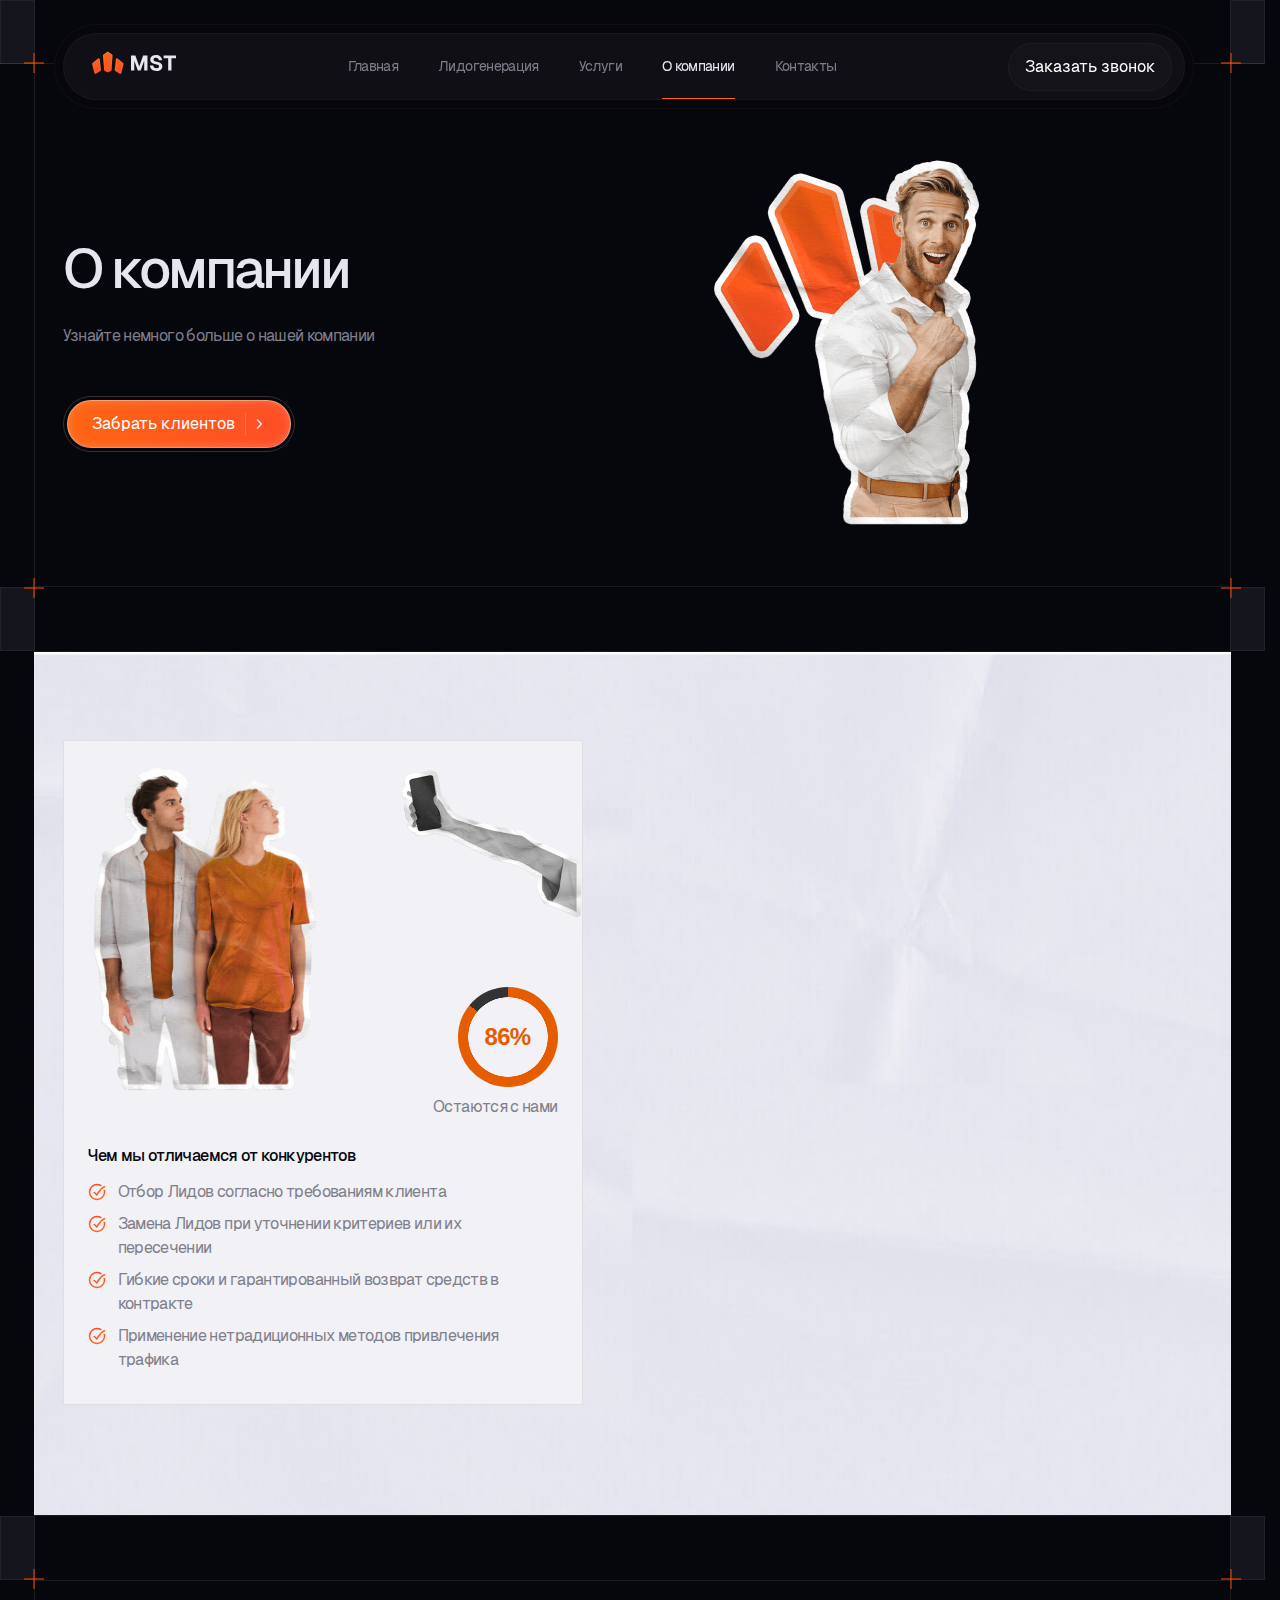
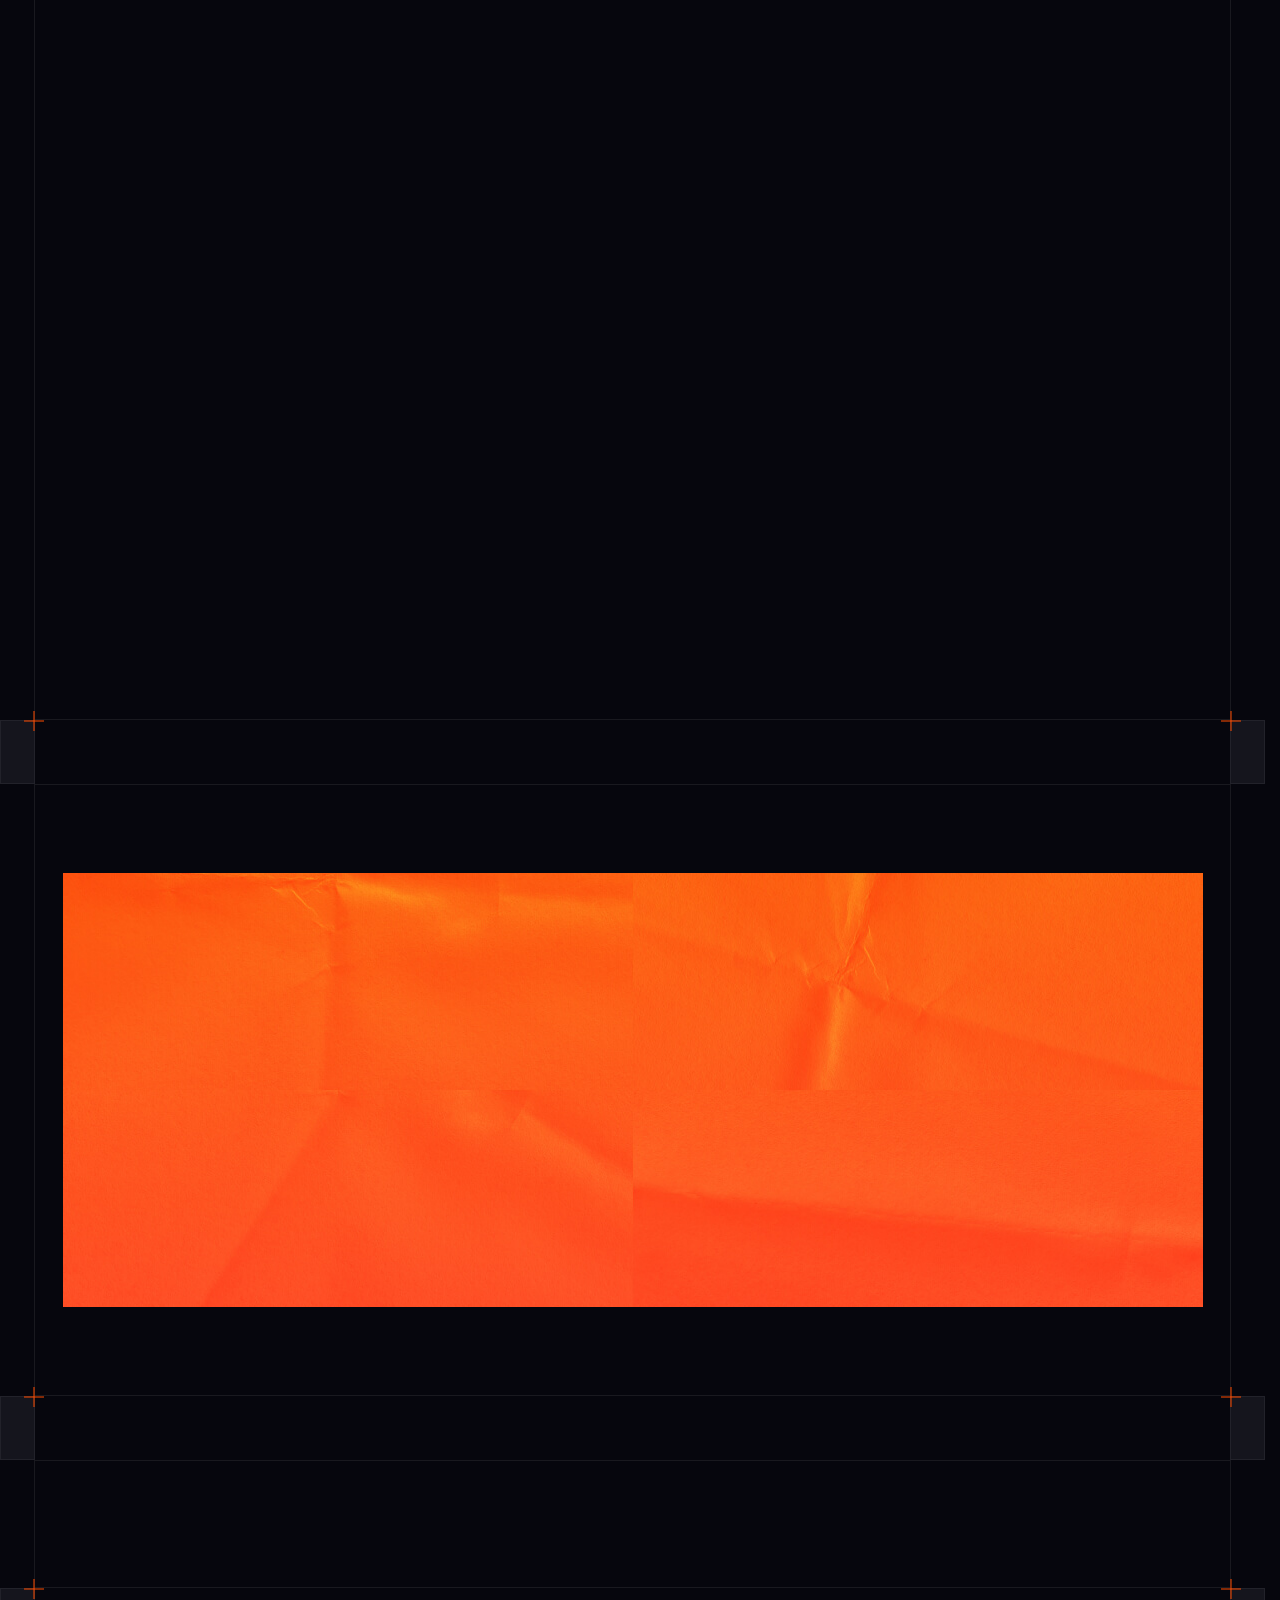
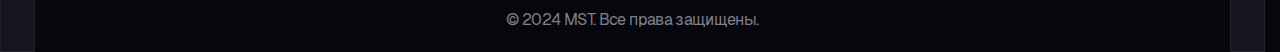
<file: about.html>
<!DOCTYPE html>
<html lang="ru">



<head>
    <meta charset="UTF-8">
    <meta http-equiv="X-UA-Compatible" content="IE=edge">
    <meta name="viewport" content="width=device-width, initial-scale=1.0">
    <meta name="description"
        content="Студия продаж MST – ваш надежный партнер в продвижении бизнеса! Мы предлагаем услуги по SMM, лидогенерации, созданию сайтов и многое другое. Увеличьте вашу клиентскую базу уже сегодня!">
    <meta name="keywords"
        content="SMM, лидогенерация, создание сайтов, продажи, маркетинг, цифровой маркетинг, интернет-магазин, SEO, контент-маркетинг, реклама в социальных сетях, управление сообществом, конверсионная оптимизация, маркетинговые стратегии">
    <title>Студия продаж MST: SMM, Лидогенерация, Создание сайтов и многое другое! </title>

    <link rel="icon" href="img/favicon.svg">

    <link rel="stylesheet" href="css/reset.css">
    <link rel="stylesheet" href="css/animate.css">
    <link rel="stylesheet" href="css/style.css">
</head>

<body>
    <header class="header">
        <div class="container">
            <div class="header__inner">
                <div class="header__elems">

                    <a href="index.html"><img src="img/logo.svg" class="logo" alt="logo"></a>
                    <button class="burger"><span></span><span></span><span></span></button>
                </div>

                <div class="header__wrap">
                    <nav class="menu-site">
                        <ul>
                            <li>
                                <a href="index.html">
                                    Главная</a>
                            </li>
                            <li>
                                <a href="leadgeneration.html">
                                    Лидогенерация

                                </a>
                            </li>
                            <li>
                                <a href="services.html">
                                    Услуги
                                </a>
                            </li>
                            <li>
                                <a href="about.html">О компании</a>
                            </li>


                            <li>
                                <a href="contacts.html">
                                    Контакты
                                </a>
                            </li>

                        </ul>
                    </nav>
                    <button class="btn btn_small btn_mobile btn-form_popup">Заказать звонок</button>
                </div>
                <button class="btn btn_small btn-form_popup">Заказать звонок</button>


            </div>
        </div>
    </header>
    <main>
        <div class="space-between">

            <div class="box-decor">
                <div class="cross"></div>
            </div>
            <div class="box-decor box-decor_two">
                <div class="cross"></div>
            </div>
        </div>
        <section class="promo">

            <div class="container two-cols">
                <div class="wow fadeInLeft" data-wow-delay="0.5s">
                    <h1>О компании</h1>
                    <p class="gray">Узнайте немного больше о нашей компании</p>
                    <div class="button_border">

                        <button class="btn btn-form_popup"><span>Забрать клиентов</span></button>
                    </div>
                </div>
                <img src="img/about-main.png" class="wow fadeInRight" data-wow-delay="0.7s" alt="Мужчина">
            </div>
        </section>
        <div class="space-between">

            <div class="box-decor box-decor_three">
                <div class="cross"></div>
            </div>
            <div class="box-decor box-decor_four">
                <div class="cross"></div>
            </div>
        </div>

        <section class="bg-image">
            <div class="container two-cols gap100 aicenter">
              <div class="box-body box-body_white wow fadeInLeft" data-wow-delay="0.3s">
                <div class="two-cols gap0 media-wrapper">
                  <img src="img/about.png" alt="люди">
                  <div class="right">
                    <img src="img/about-2.png" alt="рука" class="mr-25">
                    <div class="progress-bar" data-progress="86">
                      <span>
                        
                      </span>
                    </div>
      
                    <p class="gray fz14">Остаются с нами</p>
                  </div>
                </div>
                <p class="bold mt25">
                  Чем мы отличаемся от конкурентов
                </p>
                <ul class="list-info">
                  <li>Отбор Лидов согласно требованиям клиента </li>
                  <li>Замена Лидов при уточнении критериев или их пересечении</li>
                  <li>Гибкие сроки и гарантированный возврат средств в контракте</li>
                  <li>Применение нетрадиционных методов привлечения трафика</li>
                </ul>
              </div>
              <div class="wow fadeInRight" data-wow-delay="0.5s">
                <h3 class="subtitle">
                  Работа за Лиды
                </h3>
                <h2 class="title">
                  Гарантия окупаемости при подписании договора
                </h2>
                <p class="bold">
                  Лидогенерация простыми словами
                </p>
                <p class="gray">
                  Получите качественные клиентские возможности из проверенных источников, с учетом ваших критериев.
                </p>
              </div>
            </div>
          </section>
          <div class="space-between">

            <div class="box-decor">
                <div class="cross"></div>
            </div>
            <div class="box-decor box-decor_two">
                <div class="cross"></div>
            </div>
        </div>
        <section>
            <div class="container">
              <div class="two-cols aicenter fr-2">
                <div class="wow fadeInLeft" data-wow-delay="0.3s">
                  <h3 class="subtitle">
                    Приемущества
                  </h3>
                  <h2 class="title">
                    Работы с нами
                  </h2>
                 
                  <p class="gray mb40">Изучай плюшки работы с нами и начни прямо сейчас! </p>
                  <div class="button_border">
                  <button class="btn btn-form_popup"><span>Забрать клиентов</span></button></div>
                </div>
                <div class="advantages wow fadeInRight" data-wow-delay="0.6s">
                  <img src="img/circle.png" alt="">
                  <div class="advantage advantage_one">
                    <div class="advantage__icon">
      
                      <svg width="22" height="22" viewBox="0 0 22 22" fill="none" xmlns="http://www.w3.org/2000/svg">
                        <path d="M1 13C1 9.49335 1 7.74003 1.90796 6.55992C2.07418 6.34388 2.25989 6.14579 2.46243 5.96849C3.56878 5 5.21252 5 8.5 5H13.5C16.7875 5 18.4312 5 19.5376 5.96849C19.7401 6.14579 19.9258 6.34388 20.092 6.55992C21 7.74003 21 9.49335 21 13C21 16.5066 21 18.26 20.092 19.4401C19.9258 19.6561 19.7401 19.8542 19.5376 20.0315C18.4312 21 16.7875 21 13.5 21H8.5C5.21252 21 3.56878 21 2.46243 20.0315C2.25989 19.8542 2.07418 19.6561 1.90796 19.4401C1 18.26 1 16.5066 1 13Z" stroke="url(#paint0_linear_2018_1259)" stroke-width="1.5" />
                        <path d="M15 5C15 3.11438 15 2.17157 14.4142 1.58579C13.8284 1 12.8856 1 11 1C9.11438 1 8.17157 1 7.58579 1.58579C7 2.17157 7 3.11438 7 5" stroke="url(#paint1_linear_2018_1259)" stroke-width="1.5" stroke-linecap="round" stroke-linejoin="round" />
                      
                      <path d="M11 10C9.89543 10 9 10.6716 9 11.5C9 12.3284 9.89543 13 11 13C12.1046 13 13 13.6716 13 14.5C13 15.3284 12.1046 16 11 16M11 10C11.8708 10 12.6116 10.4174 12.8862 11M11 10V9M11 16C10.1292 16 9.38836 15.5826 9.1138 15M11 16V17" stroke="url(#paint2_linear_2018_1259)" stroke-width="1.5" stroke-linecap="round" />
                      <path d="M5 11H1" stroke="url(#paint3_linear_2018_1259)" stroke-width="1.5" stroke-linecap="round" />
                      <path d="M21 11L17 11" stroke="url(#paint4_linear_2018_1259)" stroke-width="1.5" stroke-linecap="round" />
                      <defs>
                        <linearGradient id="paint0_linear_2018_1259" x1="11" y1="5" x2="11" y2="21" gradientUnits="userSpaceOnUse">
                          <stop stop-color="#FD6512" />
                          <stop offset="1" stop-color="#FF4E27" />
                        </linearGradient>
                        <linearGradient id="paint1_linear_2018_1259" x1="11" y1="1" x2="11" y2="5" gradientUnits="userSpaceOnUse">
                          <stop stop-color="#FD6512" />
                          <stop offset="1" stop-color="#FF4E27" />
                        </linearGradient>
                        <linearGradient id="paint2_linear_2018_1259" x1="11" y1="9" x2="11" y2="17" gradientUnits="userSpaceOnUse">
                          <stop stop-color="#FD6512" />
                          <stop offset="1" stop-color="#FF4E27" />
                        </linearGradient>
                        <linearGradient id="paint3_linear_2018_1259" x1="3" y1="11" x2="3" y2="10" gradientUnits="userSpaceOnUse">
                          <stop stop-color="#FD6512" />
                          <stop offset="1" stop-color="#FF4E27" />
                        </linearGradient>
                        <linearGradient id="paint4_linear_2018_1259" x1="19" y1="11" x2="19" y2="10" gradientUnits="userSpaceOnUse">
                          <stop stop-color="#FD6512" />
                          <stop offset="1" stop-color="#FF4E27" />
                        </linearGradient>
                      </defs>
                    </svg>
                  </div>
                  <h4 class="mini-title">Опыт</h4>
                  </div>
                  <div class="advantage advantage_two">
                    <div class="advantage__icon">
      
                      <svg width="22" height="22" viewBox="0 0 22 22" fill="none" xmlns="http://www.w3.org/2000/svg">
                        <path d="M21 11C21 5.47715 16.5228 1 11 1C5.47715 1 1 5.47715 1 11C1 16.5228 5.47715 21 11 21C16.5228 21 21 16.5228 21 11Z" stroke="url(#paint0_linear_2018_1312)" stroke-width="1.5" />
                        <path d="M11.8638 6.72209L12.7437 8.49644C12.8637 8.74344 13.1837 8.98035 13.4536 9.02572L15.0485 9.29288C16.0684 9.46426 16.3083 10.2103 15.5734 10.9462L14.3335 12.1964C14.1236 12.4081 14.0086 12.8164 14.0736 13.1087L14.4285 14.6562C14.7085 15.8812 14.0636 16.355 12.9887 15.7148L11.4939 14.8226C11.2239 14.6613 10.7789 14.6613 10.504 14.8226L9.00913 15.7148C7.93925 16.355 7.28932 15.8761 7.56929 14.6562L7.92425 13.1087C7.98925 12.8164 7.87426 12.4081 7.66428 12.1964L6.42442 10.9462C5.6945 10.2103 5.92947 9.46426 6.94936 9.29288L8.54419 9.02572C8.80916 8.98035 9.12912 8.74344 9.24911 8.49644L10.129 6.72209C10.609 5.7593 11.3889 5.7593 11.8638 6.72209Z" stroke="url(#paint1_linear_2018_1312)" stroke-width="1.5" stroke-linecap="round" stroke-linejoin="round" />
                        <defs>
                          <linearGradient id="paint0_linear_2018_1312" x1="11" y1="21" x2="11" y2="1" gradientUnits="userSpaceOnUse">
                            <stop stop-color="#FD6512" />
                            <stop offset="1" stop-color="#FF4E27" />
                          </linearGradient>
                          <linearGradient id="paint1_linear_2018_1312" x1="11" y1="6" x2="11" y2="16" gradientUnits="userSpaceOnUse">
                            <stop stop-color="#FD6512" />
                            <stop offset="1" stop-color="#FF4E27" />
                          </linearGradient>
                        </defs>
                      </svg>
                  </div>
                  <h4 class="mini-title">Качество</h4>
                  </div>
                  <div class="advantage advantage_three">
                    <div class="advantage__icon">
      
                      <svg width="22" height="22" viewBox="0 0 22 22" fill="none" xmlns="http://www.w3.org/2000/svg">
                        <path d="M11 21V17M7 19L7 17M15 19V17" stroke="url(#paint0_linear_2001_261)" stroke-width="1.5" stroke-linecap="round" />
                        <path d="M18 16.5C18.7745 16.3341 19.3588 16.0571 19.8284 15.5949C21 14.4418 21 12.5859 21 8.87402C21 5.16217 21 3.30625 19.8284 2.15312C18.6569 1 16.7712 1 13 1H9C5.22876 1 3.34315 1 2.17157 2.15312C1 3.30625 1 5.16217 1 8.87402C1 12.5859 1 14.4418 2.17157 15.5949C2.64118 16.0571 3.2255 16.3341 4 16.5" stroke="url(#paint1_linear_2001_261)" stroke-width="1.5" stroke-linecap="round" />
                        <path d="M17.5 9H17.491" stroke="url(#paint2_linear_2001_261)" stroke-width="2" stroke-linecap="round" stroke-linejoin="round" />
                        <path d="M4.50996 9H4.50098" stroke="url(#paint3_linear_2001_261)" stroke-width="2" stroke-linecap="round" stroke-linejoin="round" />
                        <path d="M13.5 9C13.5 7.61929 12.3807 6.5 11 6.5C9.61929 6.5 8.5 7.61929 8.5 9C8.5 10.3807 9.61929 11.5 11 11.5C12.3807 11.5 13.5 10.3807 13.5 9Z" stroke="url(#paint4_linear_2001_261)" stroke-width="1.5" />
                        <defs>
                          <linearGradient id="paint0_linear_2001_261" x1="11" y1="17" x2="11" y2="21" gradientUnits="userSpaceOnUse">
                            <stop stop-color="#FD6512" />
                            <stop offset="1" stop-color="#FF4E27" />
                          </linearGradient>
                          <linearGradient id="paint1_linear_2001_261" x1="11" y1="16.5" x2="11" y2="1" gradientUnits="userSpaceOnUse">
                            <stop stop-color="#FD6512" />
                            <stop offset="1" stop-color="#FF4E27" />
                          </linearGradient>
                          <linearGradient id="paint2_linear_2001_261" x1="17.4955" y1="9" x2="17.4955" y2="8" gradientUnits="userSpaceOnUse">
                            <stop stop-color="#FD6512" />
                            <stop offset="1" stop-color="#FF4E27" />
                          </linearGradient>
                          <linearGradient id="paint3_linear_2001_261" x1="4.50527" y1="9" x2="4.50527" y2="8" gradientUnits="userSpaceOnUse">
                            <stop stop-color="#FD6512" />
                            <stop offset="1" stop-color="#FF4E27" />
                          </linearGradient>
                          <linearGradient id="paint4_linear_2001_261" x1="11" y1="11.5" x2="11" y2="6.5" gradientUnits="userSpaceOnUse">
                            <stop stop-color="#FD6512" />
                            <stop offset="1" stop-color="#FF4E27" />
                          </linearGradient>
                        </defs>
                      </svg>
                  </div>
                  <h4 class="mini-title">Цена</h4>
                  </div>
                  <div class="advantage advantage_four">
                    <div class="advantage__icon">
      
                      <svg width="20" height="18" viewBox="0 0 20 18" fill="none" xmlns="http://www.w3.org/2000/svg">
                        <path d="M1 17H4" stroke="url(#paint0_linear_2018_1279)" stroke-width="1.5" stroke-linecap="round" stroke-linejoin="round" />
                        <path d="M16 17H19" stroke="url(#paint1_linear_2018_1279)" stroke-width="1.5" stroke-linecap="round" stroke-linejoin="round" />
                        <path d="M8.5 17H11.5" stroke="url(#paint2_linear_2018_1279)" stroke-width="1.5" stroke-linecap="round" stroke-linejoin="round" />
                        <path d="M1 13L4 13" stroke="url(#paint3_linear_2018_1279)" stroke-width="1.5" stroke-linecap="round" stroke-linejoin="round" />
                        <path d="M16 13H19" stroke="url(#paint4_linear_2018_1279)" stroke-width="1.5" stroke-linecap="round" stroke-linejoin="round" />
                        <path d="M8.5 13H11.5" stroke="url(#paint5_linear_2018_1279)" stroke-width="1.5" stroke-linecap="round" stroke-linejoin="round" />
                        <path d="M1 9H4" stroke="url(#paint6_linear_2018_1279)" stroke-width="1.5" stroke-linecap="round" stroke-linejoin="round" />
                        <path d="M16 9H19" stroke="url(#paint7_linear_2018_1279)" stroke-width="1.5" stroke-linecap="round" stroke-linejoin="round" />
                        <path d="M8.5 9H11.5" stroke="url(#paint8_linear_2018_1279)" stroke-width="1.5" stroke-linecap="round" stroke-linejoin="round" />
                        <path d="M1 5H4" stroke="url(#paint9_linear_2018_1279)" stroke-width="1.5" stroke-linecap="round" stroke-linejoin="round" />
                        <path d="M16 5H19" stroke="url(#paint10_linear_2018_1279)" stroke-width="1.5" stroke-linecap="round" stroke-linejoin="round" />
                        <path d="M1 1L4 1" stroke="url(#paint11_linear_2018_1279)" stroke-width="1.5" stroke-linecap="round" stroke-linejoin="round" />
                        <defs>
                          <linearGradient id="paint0_linear_2018_1279" x1="2.5" y1="17" x2="2.5" y2="18" gradientUnits="userSpaceOnUse">
                            <stop stop-color="#FD6512" />
                            <stop offset="1" stop-color="#FF4E27" />
                          </linearGradient>
                          <linearGradient id="paint1_linear_2018_1279" x1="17.5" y1="17" x2="17.5" y2="18" gradientUnits="userSpaceOnUse">
                            <stop stop-color="#FD6512" />
                            <stop offset="1" stop-color="#FF4E27" />
                          </linearGradient>
                          <linearGradient id="paint2_linear_2018_1279" x1="10" y1="17" x2="10" y2="18" gradientUnits="userSpaceOnUse">
                            <stop stop-color="#FD6512" />
                            <stop offset="1" stop-color="#FF4E27" />
                          </linearGradient>
                          <linearGradient id="paint3_linear_2018_1279" x1="2.5" y1="13" x2="2.5" y2="14" gradientUnits="userSpaceOnUse">
                            <stop stop-color="#FD6512" />
                            <stop offset="1" stop-color="#FF4E27" />
                          </linearGradient>
                          <linearGradient id="paint4_linear_2018_1279" x1="17.5" y1="13" x2="17.5" y2="14" gradientUnits="userSpaceOnUse">
                            <stop stop-color="#FD6512" />
                            <stop offset="1" stop-color="#FF4E27" />
                          </linearGradient>
                          <linearGradient id="paint5_linear_2018_1279" x1="10" y1="13" x2="10" y2="14" gradientUnits="userSpaceOnUse">
                            <stop stop-color="#FD6512" />
                            <stop offset="1" stop-color="#FF4E27" />
                          </linearGradient>
                          <linearGradient id="paint6_linear_2018_1279" x1="2.5" y1="9" x2="2.5" y2="10" gradientUnits="userSpaceOnUse">
                            <stop stop-color="#FD6512" />
                            <stop offset="1" stop-color="#FF4E27" />
                          </linearGradient>
                          <linearGradient id="paint7_linear_2018_1279" x1="17.5" y1="9" x2="17.5" y2="10" gradientUnits="userSpaceOnUse">
                            <stop stop-color="#FD6512" />
                            <stop offset="1" stop-color="#FF4E27" />
                          </linearGradient>
                          <linearGradient id="paint8_linear_2018_1279" x1="10" y1="9" x2="10" y2="10" gradientUnits="userSpaceOnUse">
                            <stop stop-color="#FD6512" />
                            <stop offset="1" stop-color="#FF4E27" />
                          </linearGradient>
                          <linearGradient id="paint9_linear_2018_1279" x1="2.5" y1="5" x2="2.5" y2="6" gradientUnits="userSpaceOnUse">
                            <stop stop-color="#FD6512" />
                            <stop offset="1" stop-color="#FF4E27" />
                          </linearGradient>
                          <linearGradient id="paint10_linear_2018_1279" x1="17.5" y1="5" x2="17.5" y2="6" gradientUnits="userSpaceOnUse">
                            <stop stop-color="#FD6512" />
                            <stop offset="1" stop-color="#FF4E27" />
                          </linearGradient>
                          <linearGradient id="paint11_linear_2018_1279" x1="2.5" y1="1" x2="2.5" y2="2" gradientUnits="userSpaceOnUse">
                            <stop stop-color="#FD6512" />
                            <stop offset="1" stop-color="#FF4E27" />
                          </linearGradient>
                        </defs>
                      </svg>
                  </div>
                  <h4 class="mini-title">Количество</h4>
                  </div>
                  <div class="advantage advantage_five">
                    <div class="advantage__icon">
      
                      <svg width="24" height="24" viewBox="0 0 24 24" fill="none" xmlns="http://www.w3.org/2000/svg">
                        <path d="M20.91 11.12C20.91 16.01 17.36 20.59 12.51 21.93C12.18 22.02 11.82 22.02 11.49 21.93C6.63996 20.59 3.08997 16.01 3.08997 11.12V6.73003C3.08997 5.91003 3.70998 4.98004 4.47998 4.67004L10.05 2.39007C11.3 1.88007 12.71 1.88007 13.96 2.39007L19.53 4.67004C20.29 4.98004 20.92 5.91003 20.92 6.73003L20.91 11.12Z" stroke="url(#paint0_linear_2001_281)" stroke-width="1.5" stroke-linecap="round" stroke-linejoin="round" />
                        <defs>
                          <linearGradient id="paint0_linear_2001_281" x1="12.005" y1="2.00757" x2="12.005" y2="21.9975" gradientUnits="userSpaceOnUse">
                            <stop stop-color="#FD6512" />
                            <stop offset="1" stop-color="#FF4E27" />
                          </linearGradient>
                        </defs>
                      </svg>
                  </div>
                  <h4 class="mini-title">Гарантия</h4>
                  </div>
                  <div class="advantage advantage_six">
                    <div class="advantage__icon">
      
                      <svg width="22" height="22" viewBox="0 0 22 22" fill="none" xmlns="http://www.w3.org/2000/svg">
                        <path d="M15 2.38462V1M18.6306 3.36369L19.6081 2.38462M19.6176 7H21" stroke="url(#paint0_linear_2001_284)" stroke-width="1.5" stroke-linecap="round" stroke-linejoin="round" />
                        <path d="M21 11C21 16.5228 16.5228 21 11 21C5.47715 21 1 16.5228 1 11C1 5.47715 5.47715 1 11 1" stroke="url(#paint1_linear_2001_284)" stroke-width="1.5" stroke-linecap="round" stroke-linejoin="round" />
                        <path d="M11 6.25C10.5858 6.25 10.25 6.58579 10.25 7C10.25 7.41421 10.5858 7.75 11 7.75V6.25ZM14.25 10.9704C14.25 11.3846 14.5858 11.7204 15 11.7204C15.4142 11.7204 15.75 11.3846 15.75 10.9704H14.25ZM11 7.75H13V6.25H11V7.75ZM14.25 8.98519V10.9704H15.75V8.98519H14.25ZM13 7.75C13.4925 7.75 13.7869 7.75157 13.9981 7.77975C14.0949 7.79268 14.1437 7.80794 14.1658 7.81699C14.171 7.81908 14.1744 7.82072 14.1764 7.82175C14.1783 7.82277 14.1792 7.82334 14.1793 7.82341C14.1794 7.82346 14.1791 7.8233 14.1788 7.823C14.1784 7.8227 14.1784 7.82263 14.1788 7.82302L15.2355 6.75843C14.9262 6.45148 14.5509 6.34024 14.1965 6.29293C13.863 6.24843 13.4504 6.25 13 6.25V7.75ZM15.75 8.98519C15.75 8.53863 15.7516 8.12771 15.7066 7.79538C15.6586 7.44089 15.5455 7.06614 15.2355 6.75843L14.1788 7.82302C14.1791 7.82337 14.1784 7.82265 14.1779 7.82192C14.1776 7.82141 14.1798 7.82447 14.1836 7.83371C14.1922 7.85437 14.2073 7.90148 14.2202 7.99671C14.2484 8.20497 14.25 8.49592 14.25 8.98519H15.75ZM14.1415 6.79824C11.2699 10.0965 8.00221 11.4316 5.45455 11.9481C4.17781 12.2069 3.08158 12.2598 2.30889 12.2486C1.9229 12.243 1.61881 12.2214 1.41473 12.2017C1.31273 12.1919 1.23584 12.1826 1.18633 12.1761C1.16158 12.1728 1.14369 12.1702 1.13294 12.1686C1.12757 12.1678 1.12398 12.1673 1.12222 12.167C1.12133 12.1668 1.12091 12.1668 1.12094 12.1668C1.12096 12.1668 1.12109 12.1668 1.12134 12.1668C1.12146 12.1669 1.12174 12.1669 1.1218 12.1669C1.1221 12.167 1.12243 12.167 1 12.907C0.87757 13.6469 0.877959 13.647 0.878378 13.647C0.878557 13.6471 0.879007 13.6471 0.879365 13.6472C0.880082 13.6473 0.880918 13.6474 0.881871 13.6476C0.883778 13.6479 0.886156 13.6483 0.889001 13.6487C0.894692 13.6496 0.902251 13.6508 0.911643 13.6522C0.930425 13.655 0.956544 13.6587 0.989708 13.6631C1.05603 13.6719 1.15058 13.6832 1.27104 13.6948C1.51187 13.718 1.85678 13.7422 2.28708 13.7484C3.14697 13.761 4.35252 13.702 5.75256 13.4182C8.55845 12.8494 12.1443 11.3764 15.2728 7.78321L14.1415 6.79824Z" fill="url(#paint2_linear_2001_284)" />
                        <defs>
                          <linearGradient id="paint0_linear_2001_284" x1="18" y1="1" x2="18" y2="7" gradientUnits="userSpaceOnUse">
                            <stop stop-color="#FD6512" />
                            <stop offset="1" stop-color="#FF4E27" />
                          </linearGradient>
                          <linearGradient id="paint1_linear_2001_284" x1="11" y1="1" x2="11" y2="21" gradientUnits="userSpaceOnUse">
                            <stop stop-color="#FD6512" />
                            <stop offset="1" stop-color="#FF4E27" />
                          </linearGradient>
                          <linearGradient id="paint2_linear_2001_284" x1="8" y1="7" x2="8" y2="13" gradientUnits="userSpaceOnUse">
                            <stop stop-color="#FD6512" />
                            <stop offset="1" stop-color="#FF4E27" />
                          </linearGradient>
                        </defs>
                      </svg>
                  </div>
                  <h4 class="mini-title">Окупаемость</h4>
                  </div>
                </div>
              </div>
            </div>
          </section>
          <div class="space-between">
      
            <div class="box-decor box-decor_three">
              <div class="cross"></div>
            </div>
            <div class="box-decor box-decor_four">
              <div class="cross"></div>
            </div>
          </div>

        <section>
            <div class="container banner">
              <div class="max-width-wrap">
      
                <h3 class="subtitle wow fadeInUp" data-wow-delay="0.3s">
                  Закажите звонок cпециалиста
                </h3>
                <h2 class="title wow fadeInUp" data-wow-delay="0.5s">
                  И получайте клиентов уже через 5 дней!
                </h2>
                <p class="wow fadeInUp" data-wow-delay="0.7s">Консультация по телефону: 8(033) 3157274
                  Viber / WhatsApp</p>
                  <div class="button_border mt40 wow fadeInUp" data-wow-delay="0.9s">
                  <button class="btn btn-form_popup"><span>Заказать звонок</span></button></div>
              </div>
            </div>
          </section>
          <div class="space-between">
      
            <div class="box-decor box-decor_three">
              <div class="cross"></div>
            </div>
            <div class="box-decor box-decor_four">
              <div class="cross"></div>
            </div>
          </div>
          
    </main>
    <footer>
        <div class="container">
            <div class="footer__inner wow fadeInUp" data-wow-delay="0.3s">

                <a href="index.html"><img src="img/logo.svg" alt="Логотип"></a>
                <ul>
                    <li>
                        <a href="index.html">
                            Главная</a>
                    </li>
                    <li>
                        <a href="leadgeneration.html">
                            Лидогенерация

                        </a>
                    </li>
                    <li>
                        <a href="services.html">
                            Услуги
                        </a>
                    </li>
                    <li>
                        <a href="about.html">О компании</a>
                    </li>


                    <li>
                        <a href="contacts.html">
                            Контакты
                        </a>
                    </li>

                </ul>
                <div class="socials gap8">
                    <a href="" target="_blank"><img src="img/insta.svg" alt="instagram"></a>
                    <a href="" target="_blank"><img src="img/fb.svg" alt="Facebook"></a>
                    <a href="" target="_blank"><img src="img/twitter.svg" alt="twitter"></a>
                </div>
            </div>
        </div>
    </footer>

    <div class="space-between">

        <div class="box-decor box-decor_three">
            <div class="cross"></div>
        </div>
        <p class="gray a-self copyright">
            © 2024 MST. Все права защищены.
        </p>
        <div class="box-decor box-decor_four">
            <div class="cross"></div>
        </div>
    </div>

    <div class="form-popup">
        <div class="form-popup-box">
            <button class="form-popup-close">
                <svg width="14" height="14" viewBox="0 0 14 14" fill="none" xmlns="http://www.w3.org/2000/svg">
                    <path d="M1 1L13 13M1 13L13 1" stroke="#7F7F8B" stroke-width="1.5" stroke-linecap="round"
                        stroke-linejoin="round" />
                </svg>
            </button>
            <div class="flex-two form-popup-top">
                <div class="icon-circle">
                    <img src="img/note.svg" alt="иконка блокнота">
                </div>
                <div>
                    <h3 class="subtitle">Заполните форму</h3>
                    <h2 class="title">И мы с Вами свяжемся</h2>
                </div>
            </div>
            <form action="process_form.php" method="post">
                <div class="d-flex">

                    <input type="text" name="name" placeholder="Имя" required="">

                    <input type="tel" name="email" placeholder="Телефон" class="phone-input" required="">
                </div>
                <div class="button_border mt40">
                    <button class="btn"><span>Заказать обратный звонок</span></button>
                </div>
            </form>
        </div>
    </div>


    <script src="js/wow.min.js"></script>
    <script src="js/main.js" defer></script>
</body>

</html>
</file>
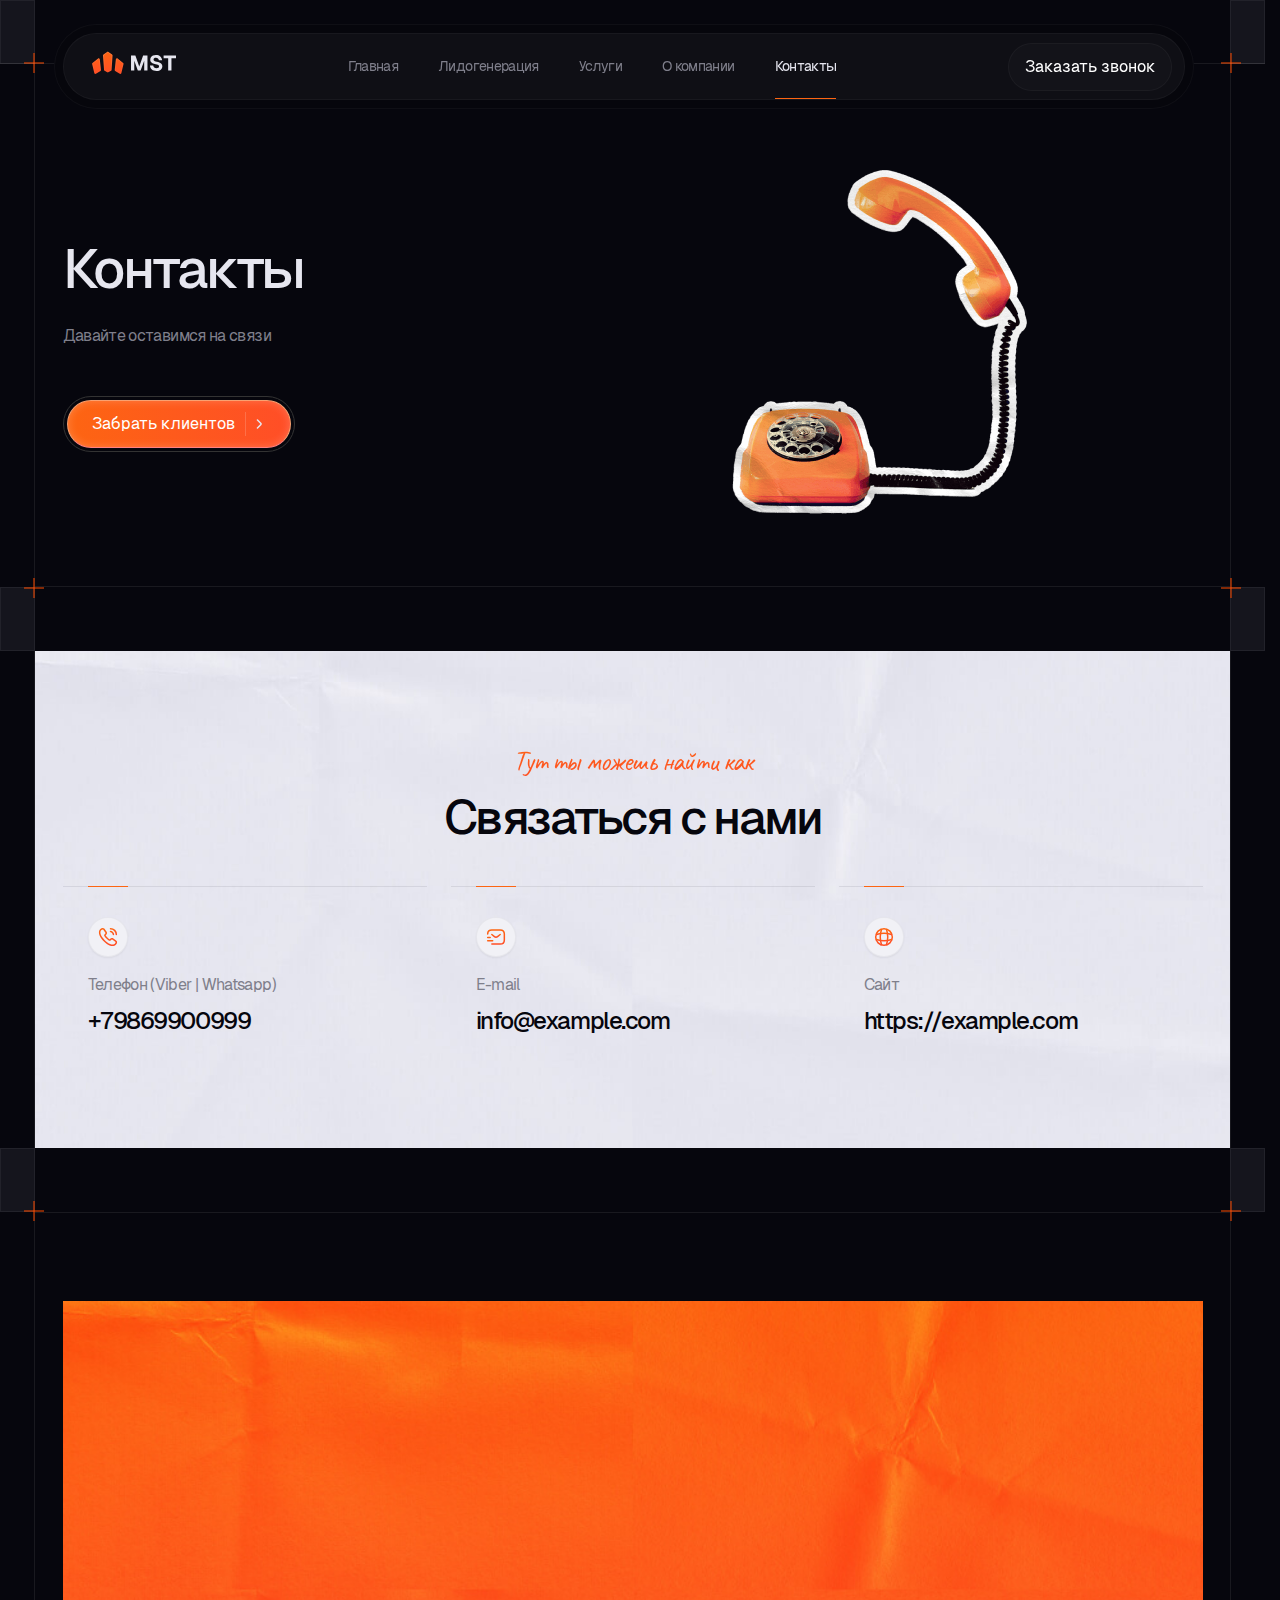
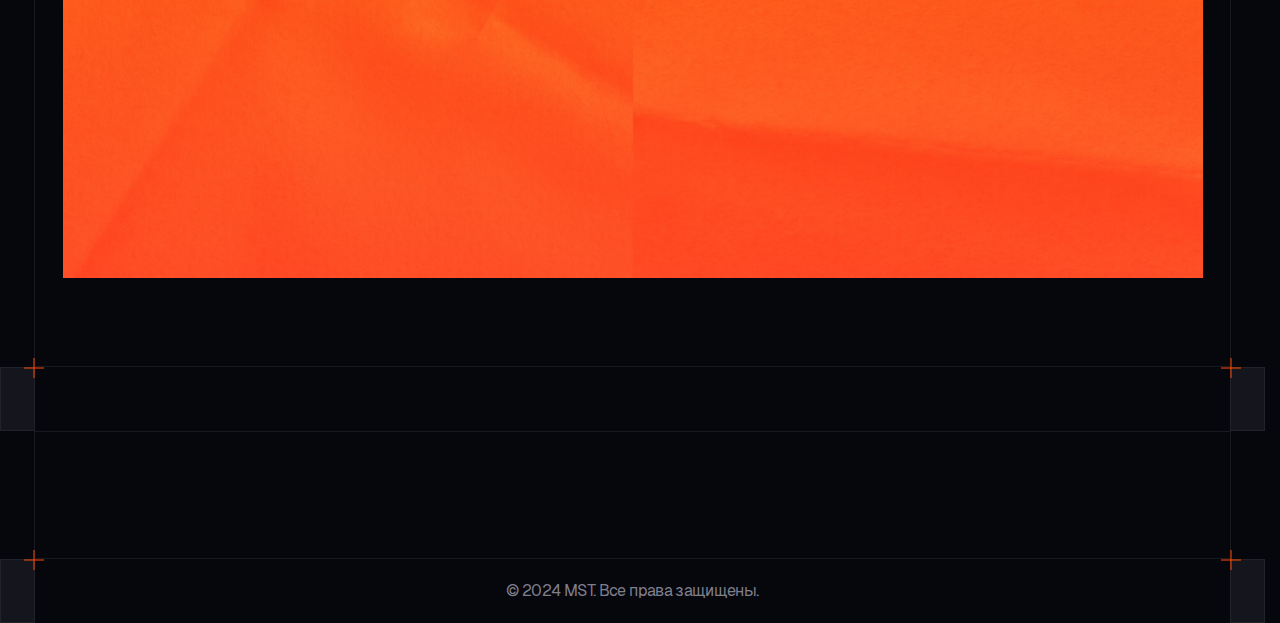
<file: contacts.html>
<!DOCTYPE html>
<html lang="ru">



<head>
    <meta charset="UTF-8">
    <meta http-equiv="X-UA-Compatible" content="IE=edge">
    <meta name="viewport" content="width=device-width, initial-scale=1.0">
    <meta name="description"
        content="Студия продаж MST – ваш надежный партнер в продвижении бизнеса! Мы предлагаем услуги по SMM, лидогенерации, созданию сайтов и многое другое. Увеличьте вашу клиентскую базу уже сегодня!">
    <meta name="keywords"
        content="SMM, лидогенерация, создание сайтов, продажи, маркетинг, цифровой маркетинг, интернет-магазин, SEO, контент-маркетинг, реклама в социальных сетях, управление сообществом, конверсионная оптимизация, маркетинговые стратегии">
    <title>Студия продаж MST: SMM, Лидогенерация, Создание сайтов и многое другое! </title>

    <link rel="icon" href="img/favicon.svg">

    <link rel="stylesheet" href="css/reset.css">
    <link rel="stylesheet" href="css/animate.css">
    <link rel="stylesheet" href="css/style.css">
</head>

<body>
    <header class="header">
        <div class="container">
            <div class="header__inner">
                <div class="header__elems">

                    <a href="index.html"><img src="img/logo.svg" class="logo" alt="logo"></a>
                    <button class="burger"><span></span><span></span><span></span></button>
                </div>

                <div class="header__wrap">
                    <nav class="menu-site">
                        <ul>
                            <li>
                                <a href="index.html">
                                    Главная</a>
                            </li>
                            <li>
                                <a href="leadgeneration.html">
                                    Лидогенерация

                                </a>
                            </li>
                            <li>
                                <a href="services.html">
                                    Услуги
                                </a>
                            </li>
                            <li>
                                <a href="about.html">О компании</a>
                            </li>


                            <li>
                                <a href="contacts.html">
                                    Контакты
                                </a>
                            </li>

                        </ul>
                    </nav>
                    <button class="btn btn_small btn_mobile btn-form_popup">Заказать звонок</button>
                </div>
                <button class="btn btn_small btn-form_popup">Заказать звонок</button>


            </div>
        </div>
    </header>
    <main>
        <div class="space-between">

            <div class="box-decor">
                <div class="cross"></div>
            </div>
            <div class="box-decor box-decor_two">
                <div class="cross"></div>
            </div>
        </div>
        <section class="promo">

            <div class="container two-cols">
                <div class="wow fadeInLeft" data-wow-delay="0.5s">
                    <h1>Контакты</h1>
                    <p class="gray">Давайте оставимся на cвязи</p>
                    <div class="button_border">

                        <button class="btn btn-form_popup"><span>Забрать клиентов</span></button>
                    </div>
                </div>
                <img src="img/contacts.png" class="wow fadeInRight" data-wow-delay="0.7s" alt="Телефон">
            </div>
        </section>
        <div class="space-between">

            <div class="box-decor box-decor_three">
                <div class="cross"></div>
            </div>
            <div class="box-decor box-decor_four">
                <div class="cross"></div>
            </div>
        </div>

        <section class="bg-image">
            <div class="container">
                <div class="max-width-wrap wow fadeInUp" data-wow-delay="0.3s">

                    <h3 class="subtitle">
                        Тут ты можешь найти как
                    </h3>
                    <h2 class="title">
                        Связаться с нами
                    </h2>
                </div>
                <div class="three-cols media-three gap24">
                    <div class="contact-item wow fadeInUp" data-wow-delay="0.5s">
                        <div class="contact-icon">
                            <img src="img/phone.svg" alt="Телефон">
                        </div>
                            <p>Телефон (Viber | Whatsapp)</p>
                            <a href="tel:+79869900999">+79869900999</a>
                    </div>
                    <div class="contact-item wow fadeInUp" data-wow-delay="0.7s">
                        <div class="contact-icon">
                            <img src="img/mail.svg" alt="E-mail">
                        </div>
                        <p>E-mail</p>
                        <a href="mailto:info@agency-mst.com">info@example.com</a>
                    </div>
                    <div class="contact-item wow fadeInUp" data-wow-delay="0.9s">
                        <div class="contact-icon">
                            <img src="img/web.svg" alt="Сайт">
                        </div>
                        <p>Сайт</p>
                        <a href="https://example.com" target="_blank">https://example.com</a>
                    </div>

                </div>
            </div>
        </section>

        <div class="space-between">

            <div class="box-decor">
                <div class="cross"></div>
            </div>
            <div class="box-decor box-decor_two">
                <div class="cross"></div>
            </div>
        </div>

        <section>
            <div class="container banner maw560 p64">
              <div class="max-width-wrap wow fadeInUp" data-wow-delay="0.3s">
      
                <h3 class="subtitle">
                    Оформите заявку
                </h3>
                <h2 class="title">
                    Для обсуждения деталей сотрудничества
                </h2>
              </div>
              <form action="process_form.php" method="post" class="site-form wow fadeInUp form-bg-orange" data-wow-delay="0.6s">
                <div class="d-flex">
      
                  <input type="text" name="name" placeholder="Имя" required="">
      
                  <input type="tel" name="email" placeholder="Телефон" class="phone-input" required="">
                </div>
      
                <textarea name="message" placeholder="Опишите пожелания по указанию услуги" required=""></textarea>
      <div class="button_border">
      
        <button class="btn"><span>
          Уточнить стоимость
        </span></button>
      </div>
              </form>
            </div>
          </section>
          <div class="space-between">

            <div class="box-decor box-decor_three">
                <div class="cross"></div>
            </div>
        
            <div class="box-decor box-decor_four">
                <div class="cross"></div>
            </div>
        </div>
    </main>
    <footer>
        <div class="container">
            <div class="footer__inner wow fadeInUp" data-wow-delay="0.3s">

                <a href="index.html"><img src="img/logo.svg" alt="Логотип"></a>
                <ul>
                    <li>
                        <a href="index.html">
                            Главная</a>
                    </li>
                    <li>
                        <a href="leadgeneration.html">
                            Лидогенерация

                        </a>
                    </li>
                    <li>
                        <a href="services.html">
                            Услуги
                        </a>
                    </li>
                    <li>
                        <a href="about.html">О компании</a>
                    </li>


                    <li>
                        <a href="contacts.html">
                            Контакты
                        </a>
                    </li>

                </ul>
                <div class="socials gap8">
                    <a href="" target="_blank"><img src="img/insta.svg" alt="instagram"></a>
                    <a href="" target="_blank"><img src="img/fb.svg" alt="Facebook"></a>
                    <a href="" target="_blank"><img src="img/twitter.svg" alt="twitter"></a>
                </div>
            </div>
        </div>
    </footer>

    <div class="space-between">

        <div class="box-decor box-decor_three">
            <div class="cross"></div>
        </div>
        <p class="gray a-self copyright">
            © 2024 MST. Все права защищены.
        </p>
        <div class="box-decor box-decor_four">
            <div class="cross"></div>
        </div>
    </div>

    <div class="form-popup">
        <div class="form-popup-box">
            <button class="form-popup-close">
                <svg width="14" height="14" viewBox="0 0 14 14" fill="none" xmlns="http://www.w3.org/2000/svg">
                    <path d="M1 1L13 13M1 13L13 1" stroke="#7F7F8B" stroke-width="1.5" stroke-linecap="round"
                        stroke-linejoin="round" />
                </svg>
            </button>
            <div class="flex-two form-popup-top">
                <div class="icon-circle">
                    <img src="img/note.svg" alt="иконка блокнота">
                </div>
                <div>
                    <h3 class="subtitle">Заполните форму</h3>
                    <h2 class="title">И мы с Вами свяжемся</h2>
                </div>
            </div>
            <form action="process_form.php" method="post">
                <div class="d-flex">

                    <input type="text" name="name" placeholder="Имя" required="">

                    <input type="tel" name="email" placeholder="Телефон" class="phone-input" required="">
                </div>
                <div class="button_border mt40">
                    <button class="btn"><span>Заказать обратный звонок</span></button>
                </div>
            </form>
        </div>
    </div>


    <script src="js/wow.min.js"></script>
    <script src="js/main.js" defer></script>
</body>

</html>
</file>
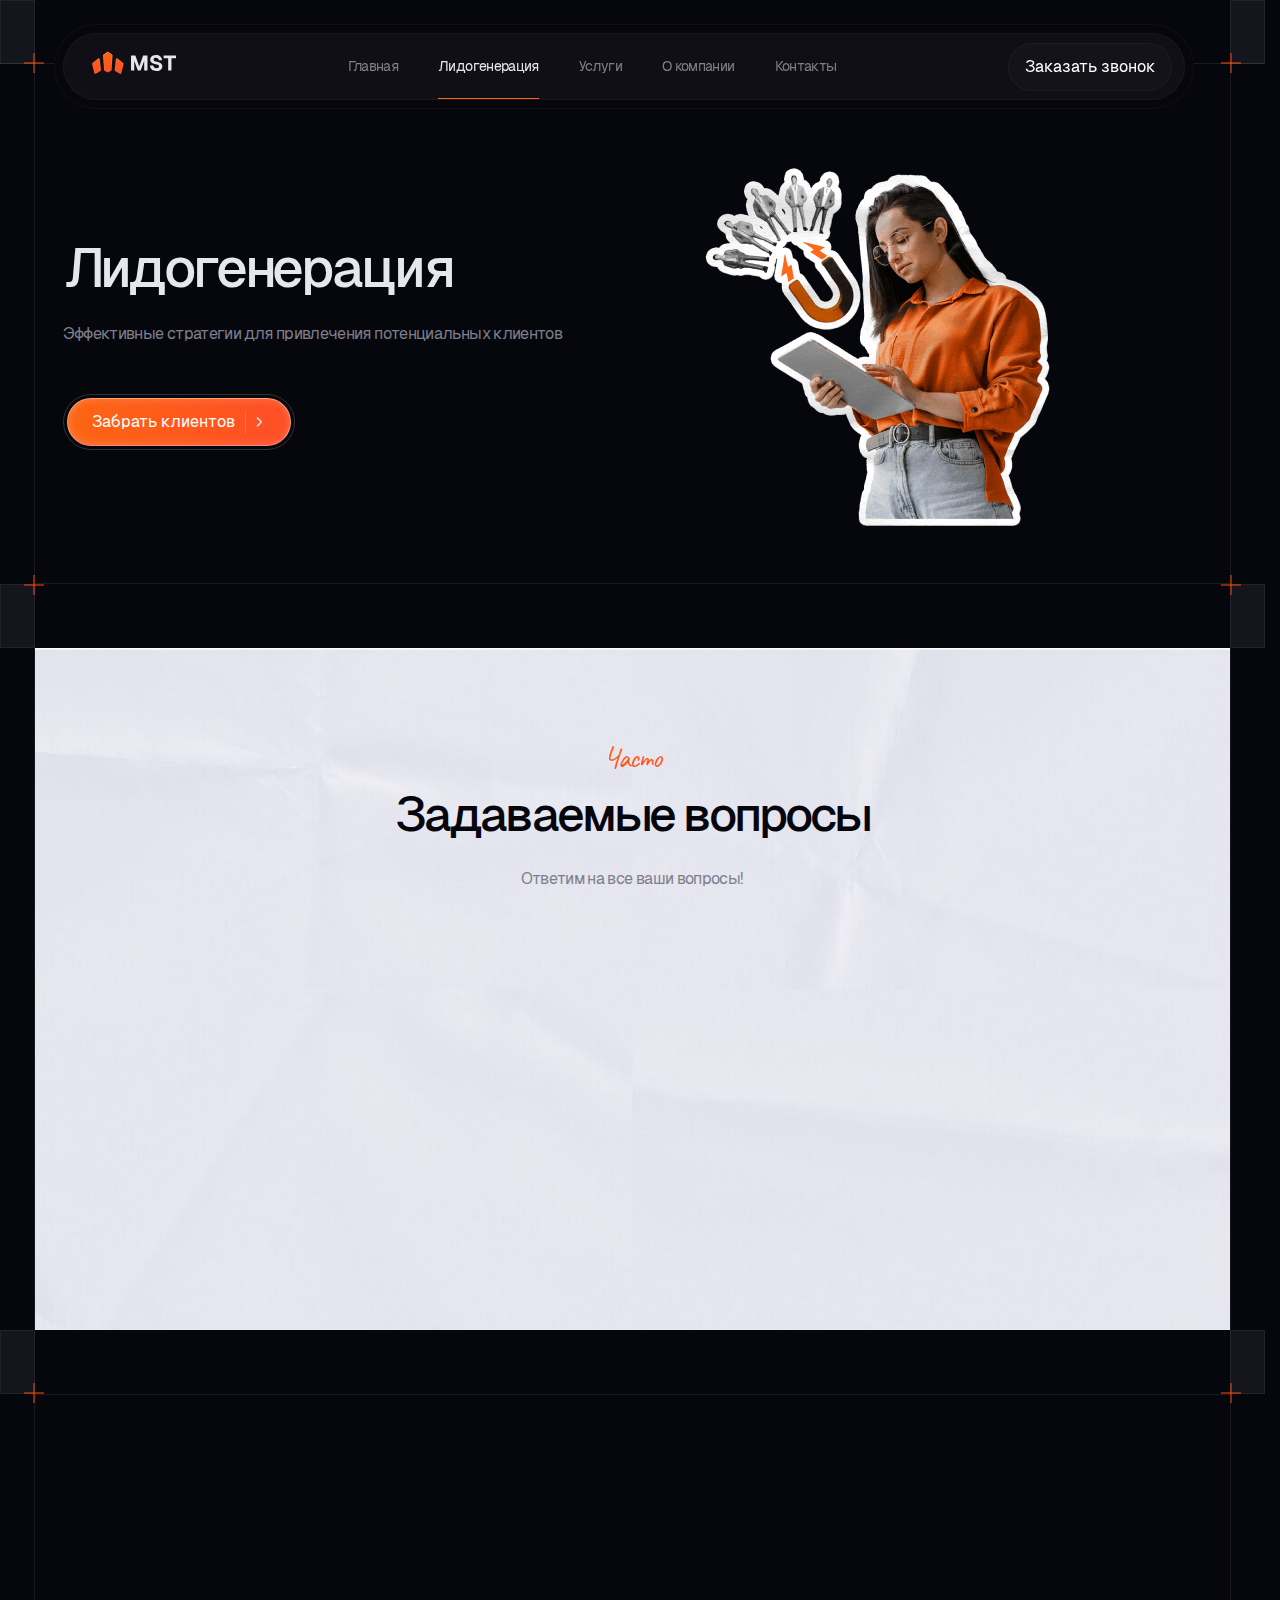
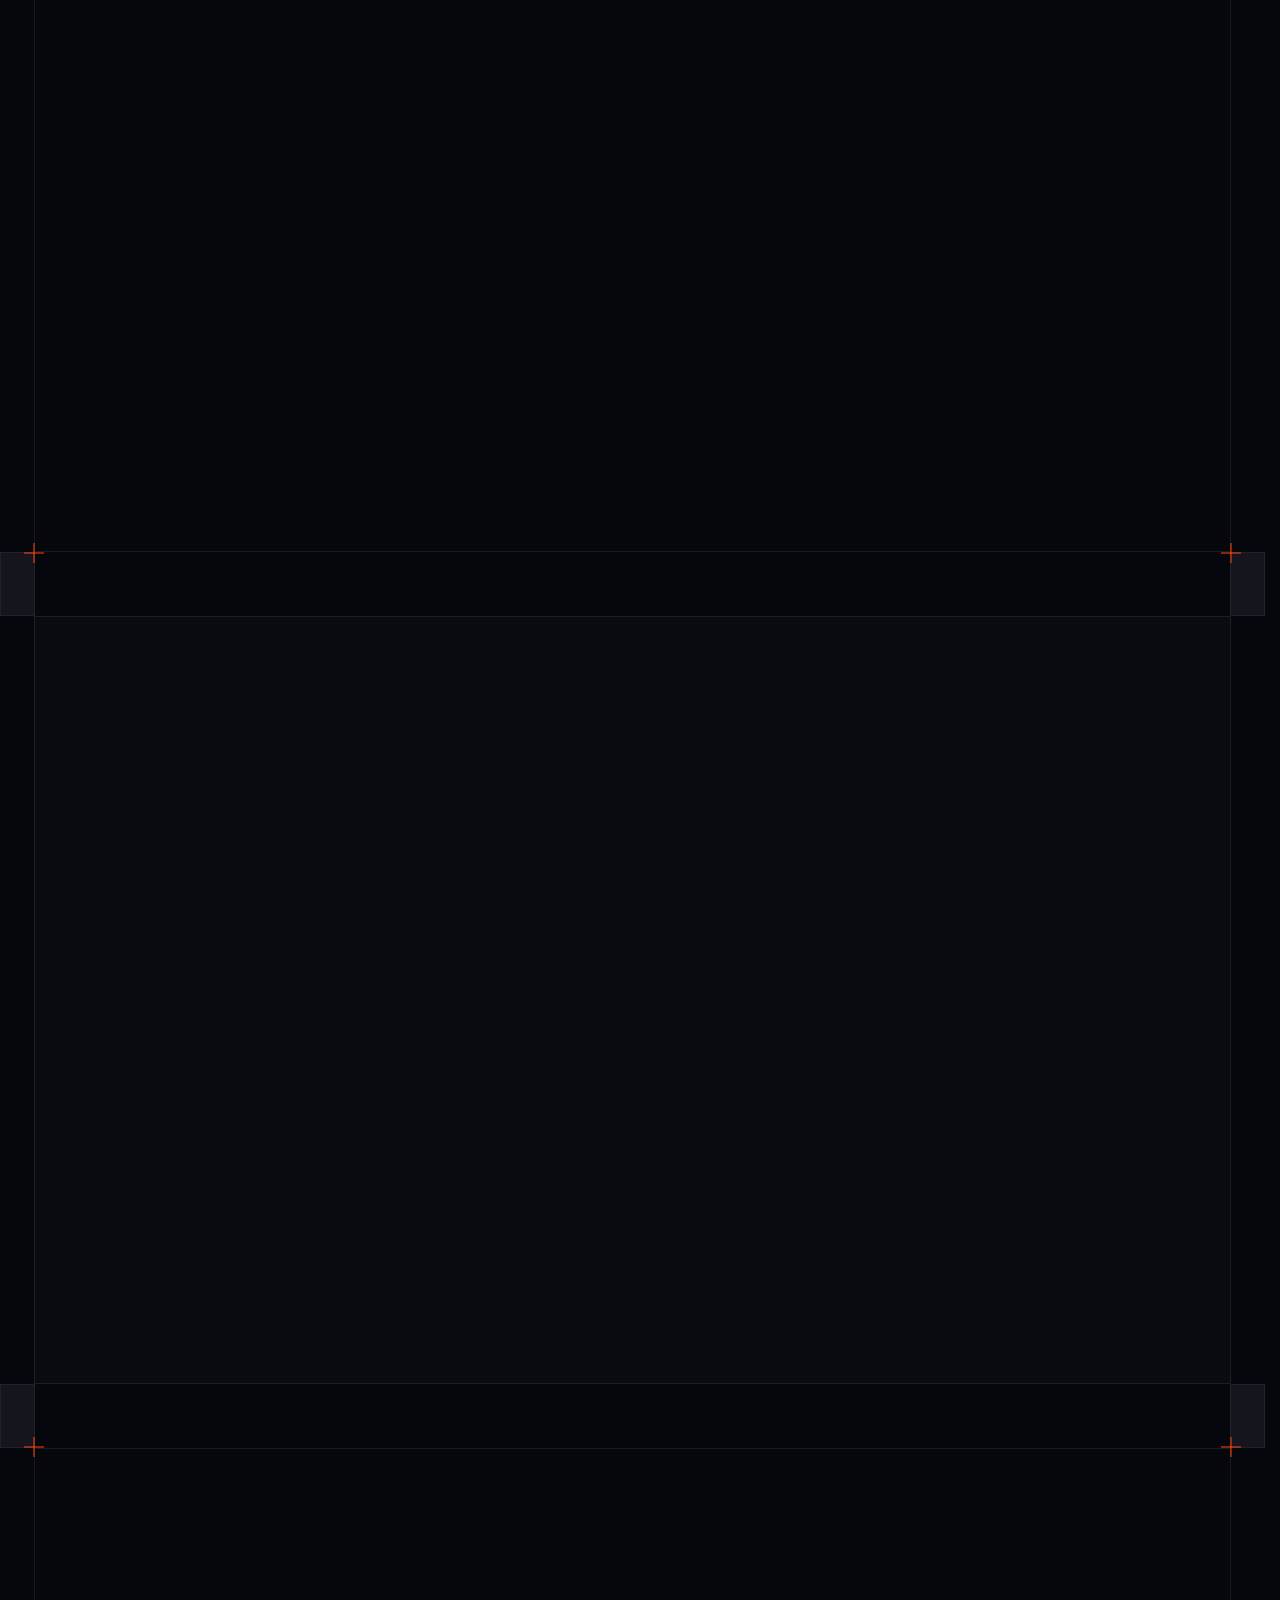
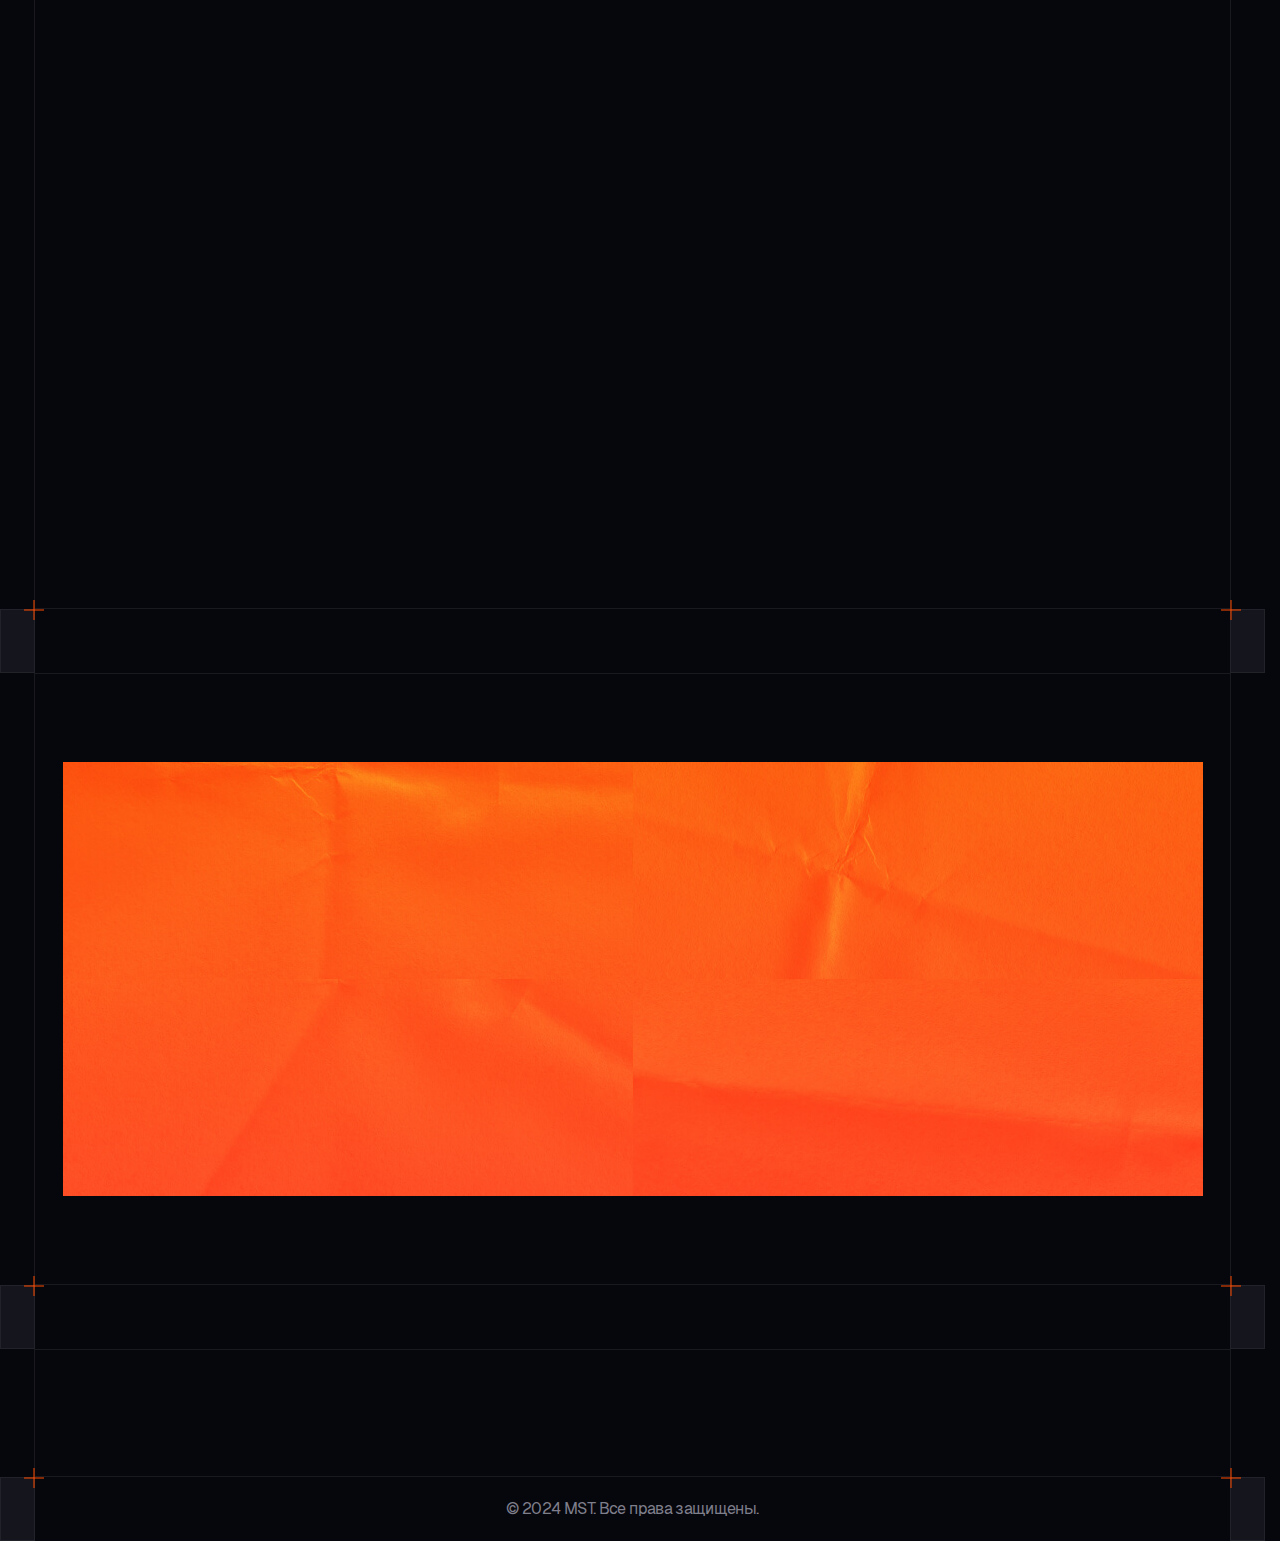
<file: leadgeneration.html>
<!DOCTYPE html>
<html lang="ru">



<head>
    <meta charset="UTF-8">
    <meta http-equiv="X-UA-Compatible" content="IE=edge">
    <meta name="viewport" content="width=device-width, initial-scale=1.0">
    <meta name="description"
        content="Студия продаж MST – ваш надежный партнер в продвижении бизнеса! Мы предлагаем услуги по SMM, лидогенерации, созданию сайтов и многое другое. Увеличьте вашу клиентскую базу уже сегодня!">
    <meta name="keywords"
        content="SMM, лидогенерация, создание сайтов, продажи, маркетинг, цифровой маркетинг, интернет-магазин, SEO, контент-маркетинг, реклама в социальных сетях, управление сообществом, конверсионная оптимизация, маркетинговые стратегии">
    <title>Студия продаж MST: SMM, Лидогенерация, Создание сайтов и многое другое! </title>

    <link rel="icon" href="img/favicon.svg">

    <link rel="stylesheet" href="css/reset.css">
    <link rel="stylesheet" href="css/animate.css">
    <link rel="stylesheet" href="css/style.css">
</head>

<body>
    <header class="header">
        <div class="container">
            <div class="header__inner">
                <div class="header__elems">

                    <a href="index.html"><img src="img/logo.svg" class="logo" alt="logo"></a>
                    <button class="burger"><span></span><span></span><span></span></button>
                </div>

                <div class="header__wrap">
                    <nav class="menu-site">
                        <ul>
                            <li>
                                <a href="index.html">
                                    Главная</a>
                            </li>
                            <li>
                                <a href="leadgeneration.html">
                                    Лидогенерация

                                </a>
                            </li>
                            <li>
                                <a href="services.html">
                                    Услуги
                                </a>
                            </li>
                            <li>
                                <a href="about.html">О компании</a>
                            </li>


                            <li>
                                <a href="contacts.html">
                                    Контакты
                                </a>
                            </li>

                        </ul>
                    </nav>
                    <button class="btn btn_small btn_mobile btn-form_popup">Заказать звонок</button>
                </div>
                <button class="btn btn_small btn-form_popup">Заказать звонок</button>


            </div>
        </div>
    </header>
    <main>
        <div class="space-between">

            <div class="box-decor">
                <div class="cross"></div>
            </div>
            <div class="box-decor box-decor_two">
                <div class="cross"></div>
            </div>
        </div>
        <section class="promo">

            <div class="container two-cols">
                <div class="wow fadeInLeft" data-wow-delay="0.5s">
                    <h1>Лидогенерация</h1>
                    <p class="gray">Эффективные стратегии для привлечения потенциальных клиентов</p>
                    <div class="button_border">

                        <button class="btn btn-form_popup"><span>Забрать клиентов</span></button>
                    </div>
                </div>
                <img src="img/lead.png" class="wow fadeInRight" data-wow-delay="0.7s" alt="Девушка с планшетом">
            </div>
        </section>
        <div class="space-between">

            <div class="box-decor box-decor_three">
                <div class="cross"></div>
            </div>
            <div class="box-decor box-decor_four">
                <div class="cross"></div>
            </div>
        </div>

        <section class="bg-image">
            <div class="container">
                <div class="max-width-wrap wow fadeInUp" data-wow-delay="0.8s">

                    <h3 class="subtitle">
                        Часто
                    </h3>
                    <h2 class="title">
                        Задаваемые вопросы
                    </h2>
                    <p class="gray">
                        Ответим на все ваши вопросы!
                    </p>
                </div>
                <div class="two-cols media-gap0">
                    <div>
                      <div class="faq wow fadeInUp">
                        <h3 class="faq__title">
                          <button type="button">Что такое "Лид"?</button>
                        </h3>
                        <p>Лид - это человек, который проявил интерес к вашим продуктам или услугам, отреагировав на вашу маркетинговую коммуникацию.</p>
                      </div>
                      <div class="faq wow fadeInUp">
                        <h3 class="faq__title">
                          <button type="button">"Лид" - еще не заказ?</button>
                        </h3>
                        <p>Lorem, ipsum dolor sit amet consectetur adipisicing elit. In vel, libero nesciunt unde pariatur placeat. Doloribus provident vero omnis earum autem quae delectус solута libero eos veniam? Ex, quae magni?</p>
                      </div>
                      <div class="faq wow fadeInUp">
                        <h3 class="faq__title">
                          <button type="button">Где вы берете Лиды?</button>
                        </h3>
                        <p>Lorem, ipsum dolor sit amet consectetur adipisicing elit. Totam a, voluptas amet quo nesciunt hic id magni eligendi vitae error voluptates provident, sequi officia quis enim ad! Animi, hic deserunt?</p>
                      </div>
                      <div class="faq wow fadeInUp">
                        <h3 class="faq__title">
                          <button type="button">Какие параметры влияют на стоимость лида?</button>
                        </h3>
                        <p>Lorem ipsum dolor sit amet consectetur adipisicing elit. Quia ipsa fugiat debitis! Quasi, praesentium? Delectus quo ipsa minus! Beatae aliquid reprehenderit delectus, harum soluta necessitatibus facere doloremque sequi in qui.</p>
                      </div>
                    </div>
                    <div>
                   
                      <div class="faq wow fadeInUp">
                        <h3 class="faq__title">
                          <button type="button">Какой минимальный заказ?</button>
                        </h3>
                        <p>Lorem ipsum, dolor sit amet consectetur adipisicing elit. Quisquam, dolorum. Culpa repellat suscipit quidem. Animi, ratione, quidem, consequatur atque molestiae fugiat error perferendis eaque obcaecati delectus deleniti cum magni. Nesciunt?</p>
                      </div>
                      <div class="faq wow fadeInUp">
                        <h3 class="faq__title">
                          <button type="button">Это официально?</button>
                        </h3>
                        <p>Lorem ipsum dolor sit amet consectetur adipisicing elit. Atque ut, est cumque deserunt error explicabo debitis obcaecati quae, commodi ducimus illum, modi esse possimus voluptatum assumenda aspernatur a molestias? Magni.</p>
                      </div>
                      <div class="faq wow fadeInUp">
                        <h3 class="faq__title">
                          <button type="button">Какая скорость и объемы передачи Лидов?</button>
                        </h3>
                        <p>Lorem ipsum dolor sit amet consectetur, adipisicing elit. Deleniti, molestiae animi aliquid dolorem quaerat consequatur, totam at velit voluptatem eum quos incidunt rem sed laborum deserunt voluptas sunt ut debitis?</p>
                      </div>
                    </div>
                  </div>
                  
            </div>
        </section>
        <div class="space-between">

            <div class="box-decor">
                <div class="cross"></div>
            </div>
            <div class="box-decor box-decor_two">
                <div class="cross"></div>
            </div>
        </div>

        <section>
            <div class="container">
              <div class="two-cols custom-wrapper_two">
                <div class="wow fadeInLeft" data-wow-delay="0.3s">
                  <h3 class="subtitle">
                    Гарантия
                  </h3>
                  <h2 class="title mb0">Качества </h2>
                </div>
                <p class="gray border-text wow fadeInRight" data-wow-delay="0.5s">
                    Перед тем, как вы получаете потенциального клиента, необходимо выполнить множество действий и настроек в онлайн-пространстве, чтобы привлечь клиента, соответствующего тематике бизнеса. </p>
              </div>
              <ul class="three-cols mt50 gap24 quality">
                <li class="card-box wow fadeInUp" data-wow-delay="0.5s">
                  <div class="card-box__top">
                    <img src="img/quality1.svg" alt="">
                    <h4 class="mini-title">
                        Точные данные
                    </h4>
                  </div>
                  <p class="gray">
                    Мы передаем данные о клиенте в удобном для вас формате (по почте, через мессенджер), соблюдая критерии, оговоренные в договоре.
                  </p>
      
                </li>
                <li class="card-box wow fadeInUp" data-wow-delay="0.7s">
                  <div class="card-box__top">
                    <img src="img/quality2.svg" alt="">
                    <h4 class="mini-title">
                        Горячие клиенты
                    </h4>
                  </div>
                  <p class="gray">
                    Наши клиенты приходят к нам с четкими представлениями о том, что им нужно. Мы передаем клиента сразу после получения его данных, обычно в течение не более 25 минут. </p>
      
                </li>
                <li class="card-box wow fadeInUp" data-wow-delay="0.9s">
                  <div class="card-box__top">
                    <img src="img/quality3.svg" alt="">
                    <h4 class="mini-title">Точно в цель </h4>
                  </div>
                 <p class="gray">
                    Мы предоставим вам персонального менеджера, который подберет клиентов в соответствии с вашей тематикой, учитывая все ваши предпочтения.
                 </p>
      
                </li>
              </ul>
            </div>
          </section>
          <div class="space-between">

            <div class="box-decor box-decor_three">
                <div class="cross"></div>
            </div>
            <div class="box-decor box-decor_four">
                <div class="cross"></div>
            </div>
        </div>

        <section class="bg-black">
            <div class="container">
                <div class="two-cols gap100 aicenter">
                    <div class="box-body wow fadeInLeft" data-wow-delay="0.3s">
                        <p class="orange-border">
                            По этим тематикам уже установлен постоянный поток клиентов
                        </p>
                        <div class="tabs">
                            <div class="tabs__btns">
                                <button class="tabs-btn active" data-tab="#building">Cтроительство</button>
                                <button class="tabs-btn" data-tab="#trade">Торговля</button>
                                <button class="tabs-btn" data-tab="#retail">Ритейл</button>
                            </div>
                            <div class="tabs__blocks">
                                <div class="tabs-block active" id="building">
                                    <ul class="tabs-list">
                                        <li>Бани </li>
                                        <li>Беседки</li>
                                        <li>Бурение</li>
                                        <li>Встраиваемая техника</li>
                                        <li>Видеонаблюдение</li>
                                        <li>Гаражные ворота</li>
                                        <li>Дизайн интерьеров</li>
                                        <li>Дома из бруса</li>
                                        <li>Заборы и ограждения</li>
                                    </ul>
                                </div>
                                <div class="tabs-block" id="trade">
                                    <ul class="tabs-list">
                                        <li>Бани </li>
                                        <li>Беседки</li>
                                    </ul>
                                </div>
                                <div class="tabs-block" id="retail">
                                    <ul class="tabs-list">
                                        <li>Бани </li>
                                        <li>Беседки</li>
                                        <li>Бурение</li>
                                        <li>Встраиваемая техника</li>
                                        <li>Видеонаблюдение</li>
                                    </ul>
                                </div>
                            </div>
                        </div>
                    </div>
                    <div class="wow fadeInRight" data-wow-delay="0.6s">
                        <h3 class="subtitle">
                            Кому 
                        </h3>
                        <h2 class="title">
                            Будет интересно
                        </h2>
                        <ul class="list-info white">
                            <li>Владельцы производств </li>
                            <li>ИП (индивидуальные предприниматели)</li>
                            <li>Собственники бизнеса</li>
                            <li>Желающие получать клиентов без внедрения в процесс Лидогенерации</li>
                          </ul>
                          <p class="bold mt50">
                            Занимайтесь улучшением качества, экономьте Ваше время на поиске клиентов!
                          </p>
                    </div>
                </div>
            </div>
        </section>


        <div class="space-between">

            <div class="box-decor">
                <div class="cross"></div>
            </div>
            <div class="box-decor box-decor_two">
                <div class="cross"></div>
            </div>
        </div>
        <section>
            <div class="container two-cols aicenter gap100">
                <div class="wow fadeInLeft" data-wow-delay="0.3s">
                    <h3 class="subtitle">
                        Места
                    </h3>
                    <h2 class="title">
                        Ограничены с нами
                    </h2>
                    <p class="gray">
                        Чтобы избежать дублирования клиентов, в каждой отрасли будет представлен только один заказчик. Например, если вы сотрудничаете с нами в области строительства домов из бруса в Минске и области, то только вы будете получать заявки по вашему региону в этой отрасли до тех пор, пока вы полностью загружены заказами.
                    </p>
                    <div class="button_border mt40">
                        <button class="btn btn-form_popup"><span>Забрать клиентов</span></button></div>
                  </div>
              <div class="image-box padding-custom wow fadeInRight" data-wow-delay="0.6s">
                <img src="img/about-4.png" alt="О нас">
              </div>
            
            </div>
          </section>
          <div class="space-between">

            <div class="box-decor box-decor_three">
                <div class="cross"></div>
            </div>
          
            <div class="box-decor box-decor_four">
                <div class="cross"></div>
            </div>
        </div>

        <section>
            <div class="container banner">
              <div class="max-width-wrap">
      
                <h3 class="subtitle wow fadeInUp" data-wow-delay="0.3s">
                  Закажите звонок cпециалиста
                </h3>
                <h2 class="title wow fadeInUp" data-wow-delay="0.5s">
                  И получайте клиентов уже через 5 дней!
                </h2>
                <p class="wow fadeInUp" data-wow-delay="0.7s">Консультация по телефону: 8(033) 3157274
                  Viber / WhatsApp</p>
                  <div class="button_border mt40 wow fadeInUp" data-wow-delay="0.9s">
                  <button class="btn btn-form_popup"><span>Заказать звонок</span></button></div>
              </div>
            </div>
          </section>
          <div class="space-between">
      
            <div class="box-decor box-decor_three">
              <div class="cross"></div>
            </div>
            <div class="box-decor box-decor_four">
              <div class="cross"></div>
            </div>
          </div>
    </main>
    <footer>
        <div class="container">
            <div class="footer__inner wow fadeInUp" data-wow-delay="0.3s">

                <a href="index.html"><img src="img/logo.svg" alt="Логотип"></a>
                <ul>
                    <li>
                        <a href="index.html">
                            Главная</a>
                    </li>
                    <li>
                        <a href="leadgeneration.html">
                            Лидогенерация

                        </a>
                    </li>
                    <li>
                        <a href="services.html">
                            Услуги
                        </a>
                    </li>
                    <li>
                        <a href="about.html">О компании</a>
                    </li>


                    <li>
                        <a href="contacts.html">
                            Контакты
                        </a>
                    </li>

                </ul>
                <div class="socials gap8">
                    <a href="" target="_blank"><img src="img/insta.svg" alt="instagram"></a>
                    <a href="" target="_blank"><img src="img/fb.svg" alt="Facebook"></a>
                    <a href="" target="_blank"><img src="img/twitter.svg" alt="twitter"></a>
                </div>
            </div>
        </div>
    </footer>

    <div class="space-between">

        <div class="box-decor box-decor_three">
            <div class="cross"></div>
        </div>
        <p class="gray a-self copyright">
            © 2024 MST. Все права защищены.
        </p>
        <div class="box-decor box-decor_four">
            <div class="cross"></div>
        </div>
    </div>

    <div class="form-popup">
        <div class="form-popup-box">
            <button class="form-popup-close">
                <svg width="14" height="14" viewBox="0 0 14 14" fill="none" xmlns="http://www.w3.org/2000/svg">
                    <path d="M1 1L13 13M1 13L13 1" stroke="#7F7F8B" stroke-width="1.5" stroke-linecap="round"
                        stroke-linejoin="round" />
                </svg>
            </button>
            <div class="flex-two form-popup-top">
                <div class="icon-circle">
                    <img src="img/note.svg" alt="иконка блокнота">
                </div>
                <div>
                    <h3 class="subtitle">Заполните форму</h3>
                    <h2 class="title">И мы с Вами свяжемся</h2>
                </div>
            </div>
            <form action="process_form.php" method="post">
                <div class="d-flex">

                    <input type="text" name="name" placeholder="Имя" required="">

                    <input type="tel" name="email" placeholder="Телефон" class="phone-input" required="">
                </div>
                <div class="button_border mt40">
                    <button class="btn"><span>Заказать обратный звонок</span></button>
                </div>
            </form>
        </div>
    </div>


    <script src="js/wow.min.js"></script>
    <script src="js/main.js" defer></script>
</body>

</html>
</file>
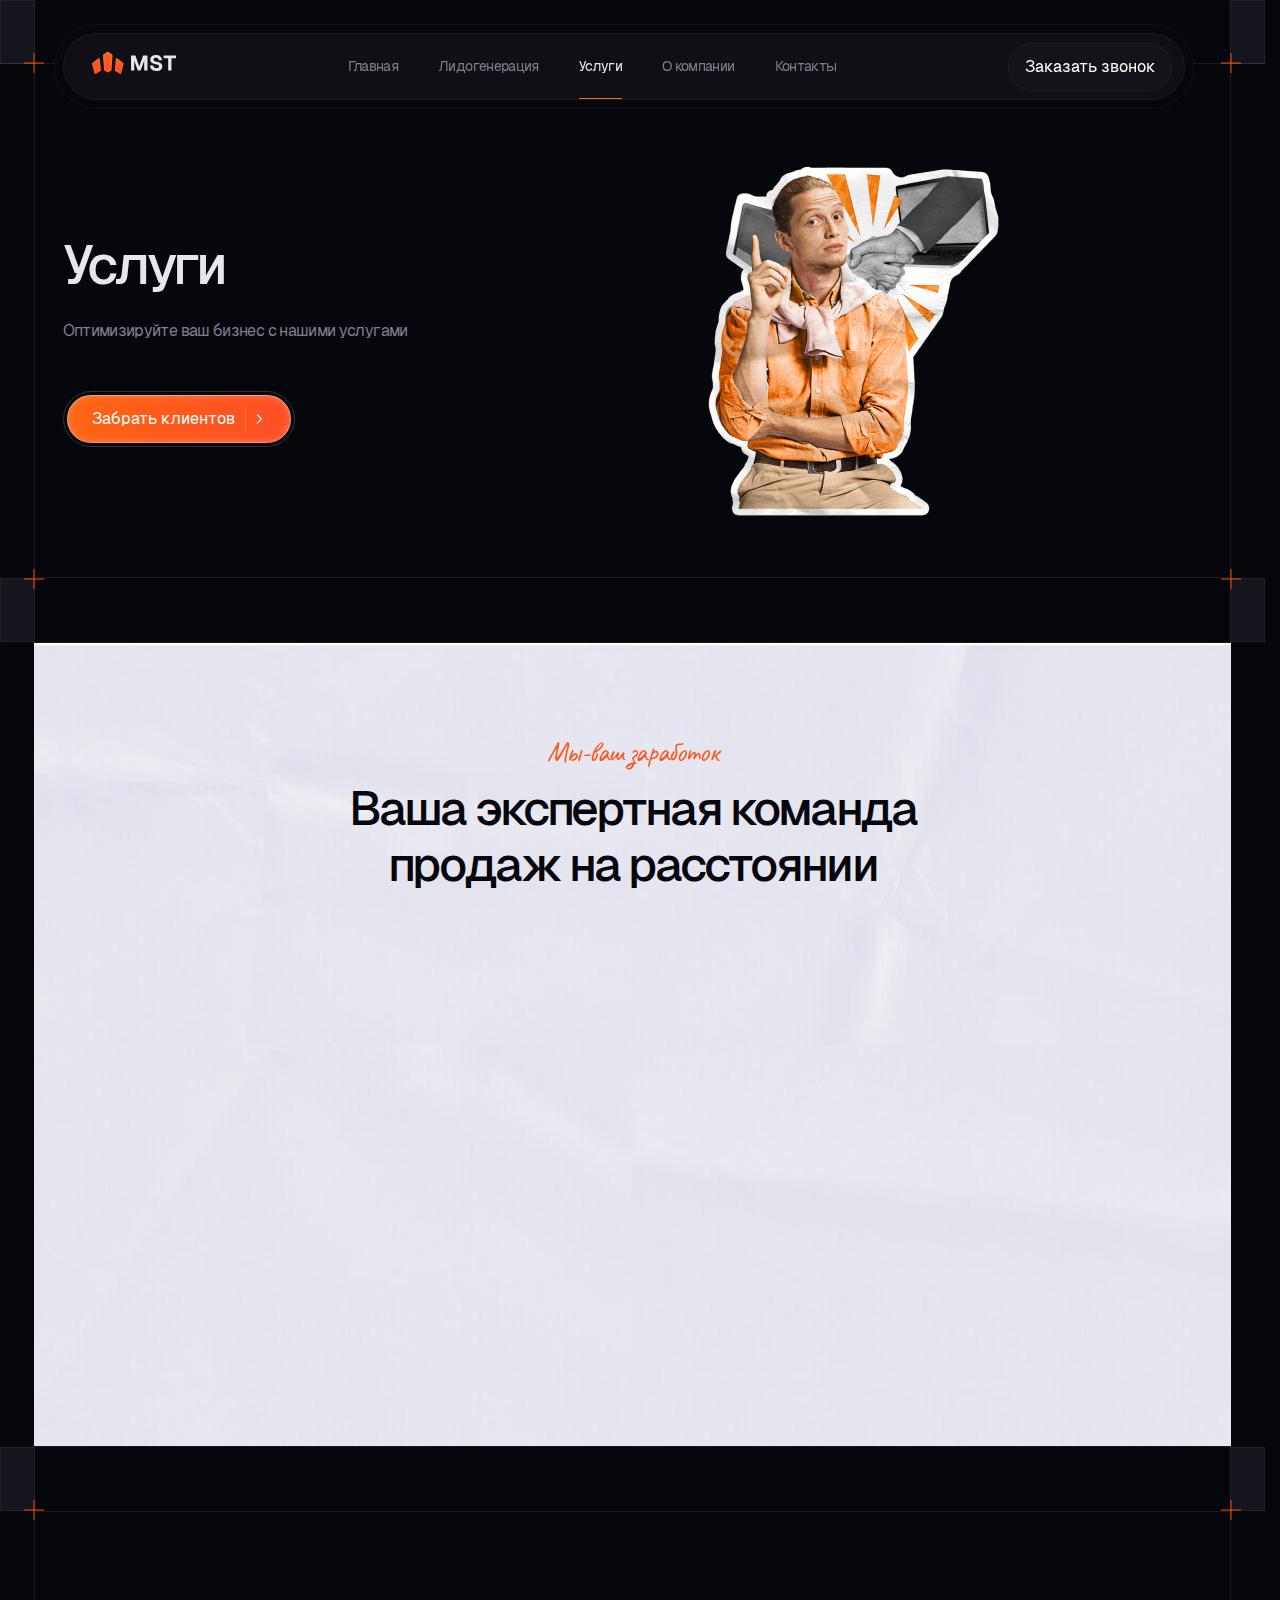
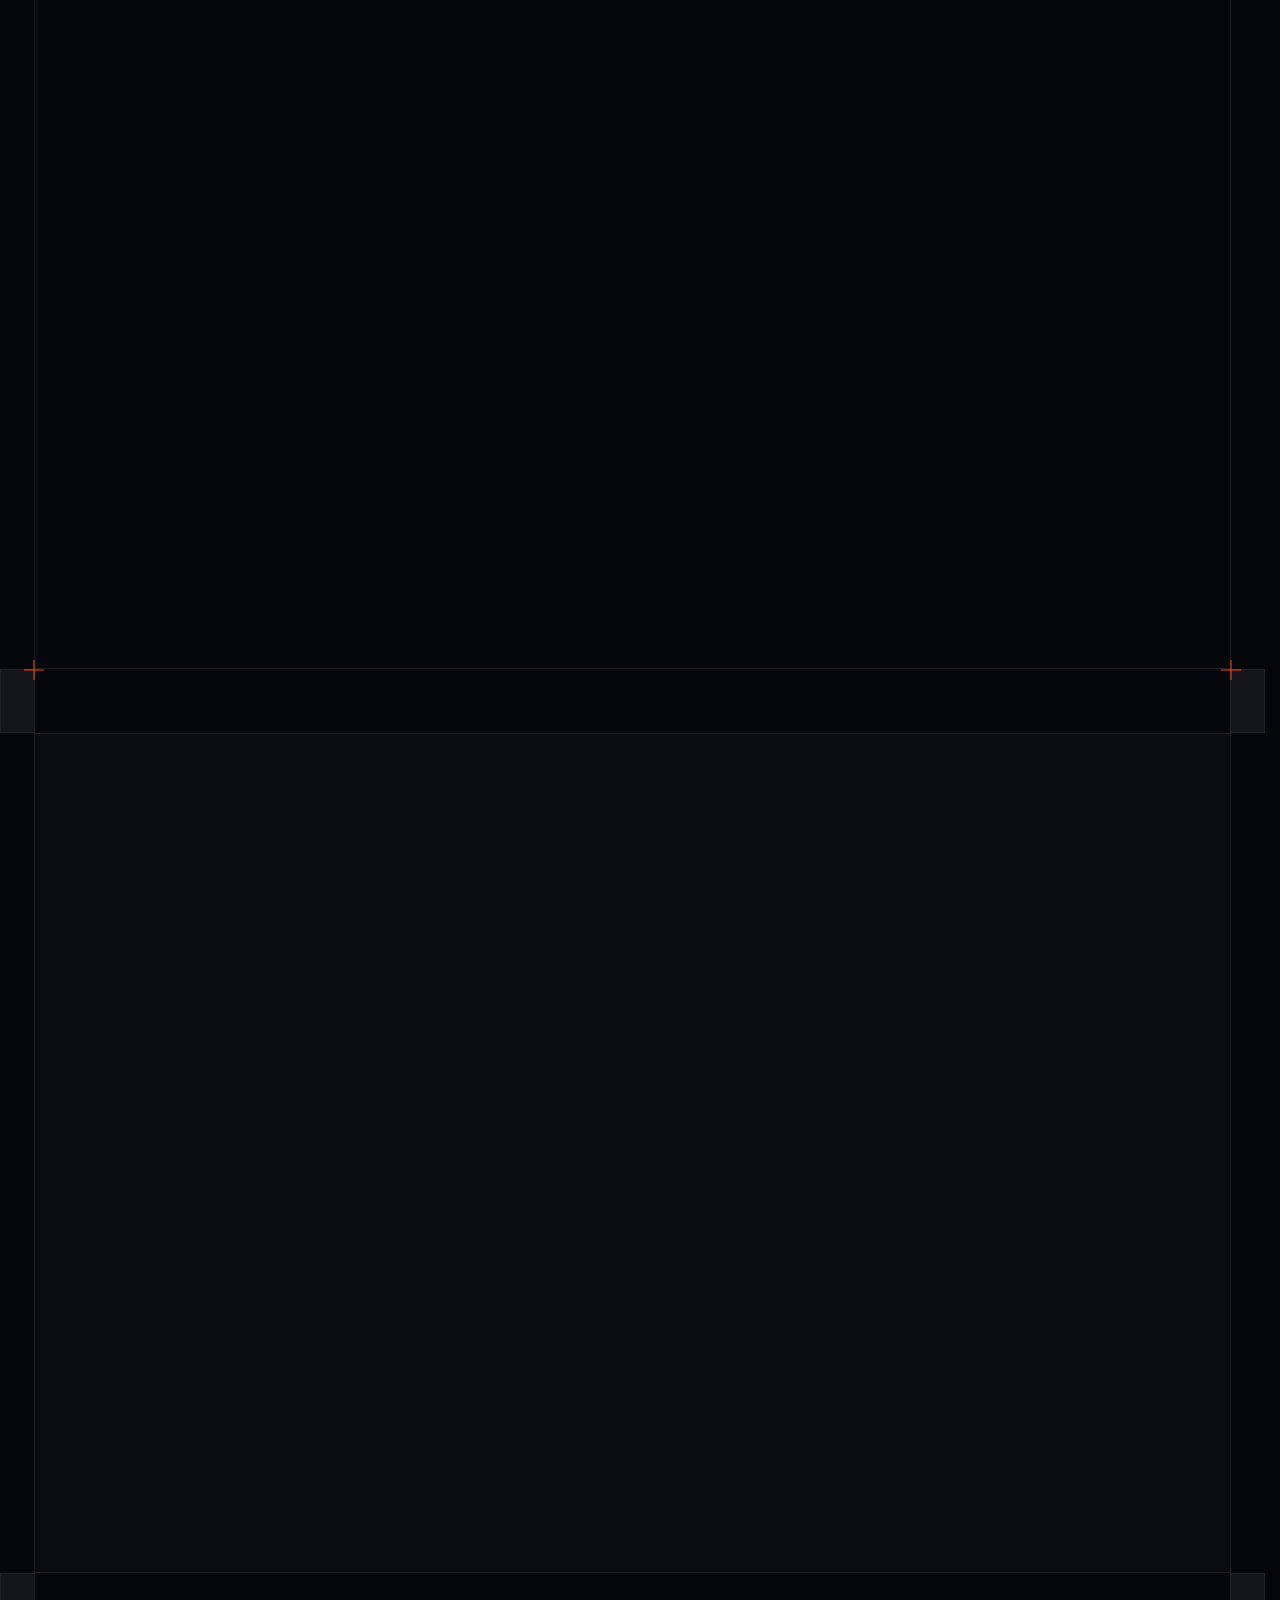
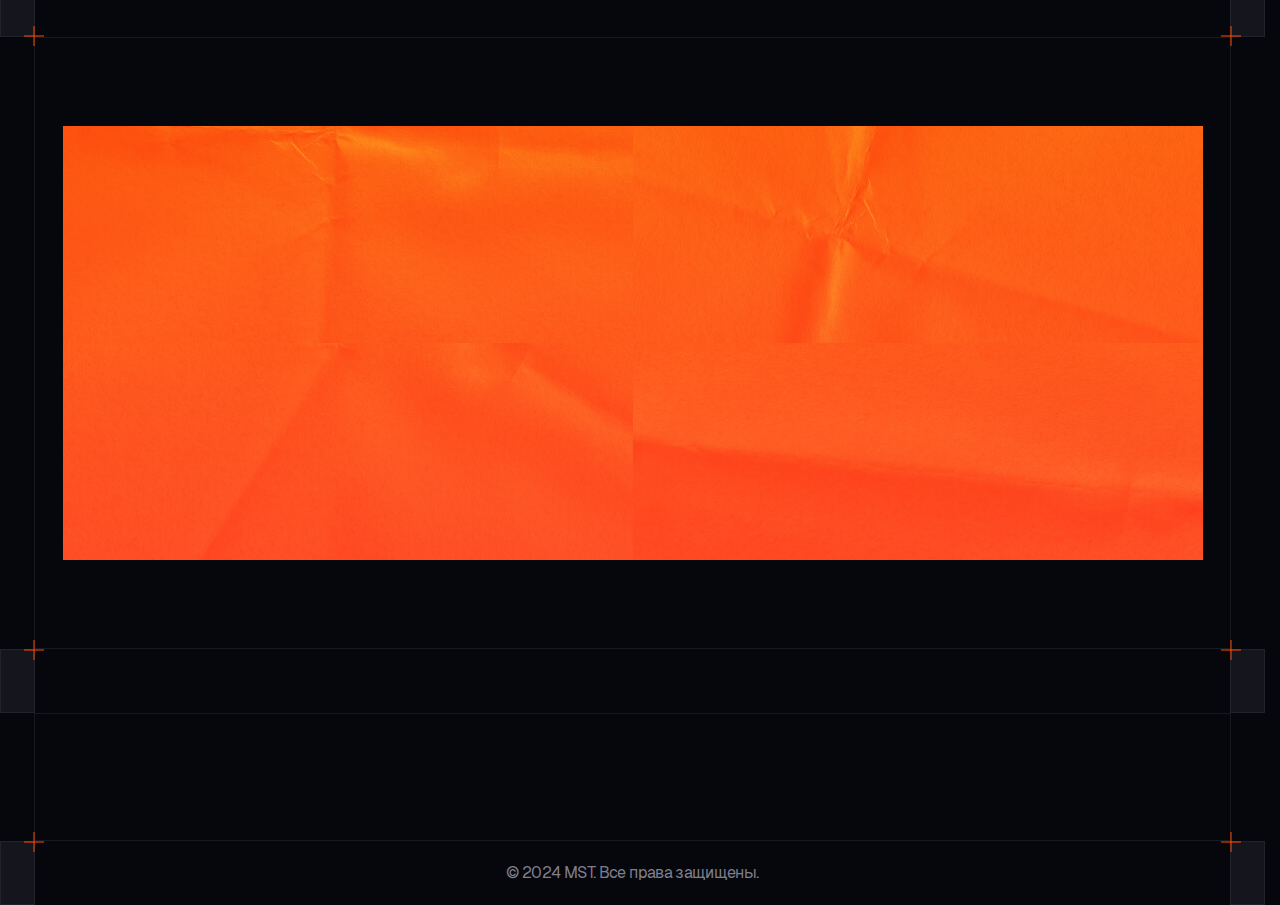
<file: services.html>
<!DOCTYPE html>
<html lang="ru">



<head>
    <meta charset="UTF-8">
    <meta http-equiv="X-UA-Compatible" content="IE=edge">
    <meta name="viewport" content="width=device-width, initial-scale=1.0">
    <meta name="description"
        content="Студия продаж MST – ваш надежный партнер в продвижении бизнеса! Мы предлагаем услуги по SMM, лидогенерации, созданию сайтов и многое другое. Увеличьте вашу клиентскую базу уже сегодня!">
    <meta name="keywords"
        content="SMM, лидогенерация, создание сайтов, продажи, маркетинг, цифровой маркетинг, интернет-магазин, SEO, контент-маркетинг, реклама в социальных сетях, управление сообществом, конверсионная оптимизация, маркетинговые стратегии">
    <title>Студия продаж MST: SMM, Лидогенерация, Создание сайтов и многое другое! </title>

    <link rel="icon" href="img/favicon.svg">

    <link rel="stylesheet" href="css/reset.css">
    <link rel="stylesheet" href="css/animate.css">
    <link rel="stylesheet" href="css/style.css">
</head>

<body>
    <header class="header">
        <div class="container">
            <div class="header__inner">
                <div class="header__elems">

                    <a href="index.html"><img src="img/logo.svg" class="logo" alt="logo"></a>
                    <button class="burger"><span></span><span></span><span></span></button>
                </div>

                <div class="header__wrap">
                    <nav class="menu-site">
                        <ul>
                            <li>
                                <a href="index.html">
                                    Главная</a>
                            </li>
                            <li>
                                <a href="leadgeneration.html">
                                    Лидогенерация

                                </a>
                            </li>
                            <li>
                                <a href="services.html">
                                    Услуги
                                </a>
                            </li>
                            <li>
                                <a href="about.html">О компании</a>
                            </li>


                            <li>
                                <a href="contacts.html">
                                    Контакты
                                </a>
                            </li>

                        </ul>
                    </nav>
                    <button class="btn btn_small btn_mobile btn-form_popup">Заказать звонок</button>
                </div>
                <button class="btn btn_small btn-form_popup">Заказать звонок</button>


            </div>
        </div>
    </header>
    <main>
        <div class="space-between">

            <div class="box-decor">
                <div class="cross"></div>
            </div>
            <div class="box-decor box-decor_two">
                <div class="cross"></div>
            </div>
        </div>
        <section class="promo">

            <div class="container two-cols">
                <div class="wow fadeInLeft" data-wow-delay="0.5s">
                    <h1>Услуги</h1>
                    <p class="gray">Оптимизируйте ваш бизнес с нашими услугами</p>
                    <div class="button_border">

                        <button class="btn btn-form_popup"><span>Забрать клиентов</span></button>
                    </div>
                </div>
                <img src="img/service.png" class="wow fadeInRight" data-wow-delay="0.7s" alt="Мужчина">
            </div>
        </section>
        <div class="space-between">

            <div class="box-decor box-decor_three">
                <div class="cross"></div>
            </div>
            <div class="box-decor box-decor_four">
                <div class="cross"></div>
            </div>
        </div>

        <section class="bg-image">
            <div class="container">
                <div class="max-width-wrap wow fadeInUp" data-wow-delay="0.3s">
                    <h3 class="subtitle">
                        Мы-ваш заработок
                    </h3>
                    <h2 class="title">
                        Ваша экспертная команда продаж на расстоянии
                    </h2>

                    <p class="gray wow fadeInRight">
                        Приводим клиентов в Ваш бизнес 24/7. И предоставим все необходимые услуги
                    </p>
                </div>
                <ul class="fourcols mt50 white-boxes">
                    <li class="card-box wow fadeInUp" data-wow-delay="0.6s">
                        <div class="card-box__top">
                            <img src="img/card-1.svg" alt="">
                            <h4 class="mini-title">
                                Настройка и ведение рекламы
                            </h4>
                        </div>
                        <ul class="card-box__details">
                            <li>
                                Яндекс Директ
                            </li>
                            <li>
                                Google Реклама
                            </li>
                            <li>
                                Facebook
                            </li>
                        </ul>

                    </li>
                    <li class="card-box wow fadeInUp" data-wow-delay="0.7s">
                        <div class="card-box__top">
                            <img src="img/card-2.svg" alt="">
                            <h4 class="mini-title">
                                Создание сайтов
                            </h4>
                        </div>
                        <ul class="card-box__details">
                            <li>
                                Одностраничный сайт
                            </li>
                            <li>
                                Квиз
                            </li>
                            <li>
                                Сайт-визитка
                            </li>
                            <li>
                                Бизнес-сайт
                            </li>
                            <li>
                                Интернет-магазин
                            </li>
                            <li>
                                Блог
                            </li>
                        </ul>

                    </li>
                    <li class="card-box wow fadeInUp" data-wow-delay="0.8s">
                        <div class="card-box__top">
                            <img src="img/card-3.svg" alt="">
                            <h4 class="mini-title">Настройка и ведение SMM </h4>
                        </div>
                        <ul class="card-box__details">
                            <li>
                                Создание и настройка YouTube
                            </li>
                            <li>
                                Instagram
                            </li>
                            <li>
                                Facebook
                            </li>
                            <li>
                                Одноклассники 
                            </li>
                            <li>
                                ВКонтакте
                            </li>
                        </ul>

                    </li>
                    <li class="card-box wow fadeInUp" data-wow-delay="0.9s">
                        <div class="card-box__top">
                            <img src="img/card-4.svg" alt="">
                            <h4 class="mini-title">Горячие клиенты (Лиды)</h4>
                        </div>
                        <ul class="card-box__details">
                            <li>
                                Подбор и фильтрация Лидов для Вашего бизнеса по конкретным критериям заказчика
                            </li>
                        </ul>

                    </li>
                </ul>
            </div>
        </section>
        <div class="space-between">

            <div class="box-decor">
                <div class="cross"></div>
            </div>
            <div class="box-decor box-decor_two">
                <div class="cross"></div>
            </div>
        </div>

        <section>
            <div class="container">
                <div class="wow fadeInLeft" data-wow-delay="0.3s">
                    <h3 class="subtitle">
                        Создание и настройка
                    </h3>
                    <h2 class="title mb0">Рекламных кампаний </h2>
                </div>
                <ul class="three-cols mt50 gap24 ad-boxes">
                    <li class="card-box wow fadeInUp" data-wow-delay="0.5s">
                        <div class="card-box__top">
                            <img src="img/google.svg" alt="">
                            <h4 class="mini-title">
                                Яндекс | Google
                            </h4>
                        </div>
                        <ul class="card-box__details">
                            <li>
                                Настройка на поиске
                            </li>
                            <li>
                                Настройка в партнерской сети
                            </li>
                            <li>
                                Последовательная реклама
                            </li>
                            <li>
                                Изучение конкурентов
                            </li>
                            <li>
                                Формирование УТП
                            </li>
                        </ul>
                        <button class="btn btn_small btn-form_popup"><span>Оформить</span></button>

                    </li>
                    <li class="card-box wow fadeInUp" data-wow-delay="0.7s">
                        <div class="card-box__top">
                            <img src="img/instagram.svg" alt="">
                            <h4 class="mini-title">Instagram | Facebook | Vk</h4>
                        </div>
                        <ul class="card-box__details">
                            <li>
                                Оформление и настройка
                            </li>
                            <li>
                                Разработка стратегии продвижения
                            </li>
                            <li>
                                Разработка уникальных постов
                            </li>
                            <li>
                                Настройка таргетированной рекламы
                            </li>
                            <li>
                                Проведение промо акций и конкурсов
                            </li>
                        </ul>
                        <button class="btn btn_small btn-form_popup"><span>Оформить</span></button>
                    </li>
                    <li class="card-box wow fadeInUp" data-wow-delay="0.9s">
                        <div class="card-box__top">
                            <img src="img/yt.svg" alt="">
                            <h4 class="mini-title">Youtube</h4>
                        </div>
                        <ul class="card-box__details">
                            <li>
                                Оформление и настройка канала
                            </li>
                            <li>
                                Создание и настройка плейлистов
                            </li>
                            <li>
                                Поисковая/SEO оптимизация роликов
                            </li>
                            <li>
                                Производство видео
                            </li>
                            <li>
                                Настройка рекламной компании
                            </li>
                        </ul>
                        <button class="btn btn_small btn-form_popup"><span>Оформить</span></button>
                    </li>
                </ul>
            </div>
        </section>
        <div class="space-between">

            <div class="box-decor box-decor_three">
                <div class="cross"></div>
            </div>
            <div class="box-decor box-decor_four">
                <div class="cross"></div>
            </div>
        </div>

        <section class="bg-black">
            <div class="container">
                <div class="max-width-wrap wow fadeInUp" data-wow-delay="0.3s">
                    <h3 class="subtitle">
                        Стоимость
                    </h3>
                    <h2 class="title">
                        Ведений рекламных кампаний
                    </h2>

                    <p class="gray wow fadeInRight" data-wow-delay="0.5s">
                        Выбирай подходящий пакет и достигай успехов вместе с нами!
                    </p>
                </div>
                <div class="three-cols media-three gap24">
                    <div class="price-box wow fadeInUp" data-wow-delay="0.5s">
                        <div class="price-box__top">

                            <h4>Яндекс | Google</h4>
                            <div class="price-box__price">
                                <span class="price-box__numb">$50</span>
                                <span class="price-box__txt">/ за месяц</span>
                            </div>
                            <div class="button_border">

                                <button class="btn btn-form_popup"><span>Заказать ведение</span></button>
                            </div>
                        </div>
                        <ul class="list-info">
                            <li>Оптимизация кампаний</li>
                            <li>A/B тесты объявлений </li>
                            <li>Формирование УТП </li>
                            <li> Тестирование ставок</li>
                            <li>Тестирование стратегий</li>
                          </ul>
                    </div>
                    <div class="price-box wow fadeInUp" data-wow-delay="0.7s">
                        <div class="price-box__top">

                            <h4>Instagram | Facebook | Vk</h4>
                            <div class="price-box__price">
                                <span class="price-box__numb">$50</span>
                                <span class="price-box__txt">/ за месяц</span>
                            </div>
                            <div class="button_border">

                                <button class="btn btn-form_popup"><span>Заказать ведение</span></button>
                            </div>
                        </div>
                        <ul class="list-info">
                            <li> Настройка рекламы
                                </li>
                            <li>Создание контента </li>
                            <li> Размещение клиента</li>
                            <li> Оптимизация</li>
                            <li> Ведение диалогов</li>
                          </ul>
                    </div>
                    <div class="price-box wow fadeInUp" data-wow-delay="0.9s">
                        <div class="price-box__top">

                            <h4>Youtube</h4>
                            <div class="price-box__price">
                                <span class="price-box__numb">$50</span>
                                <span class="price-box__txt">/ за месяц</span>
                            </div>
                            <div class="button_border">

                                <button class="btn btn-form_popup"><span>Заказать ведение</span></button>
                            </div>
                        </div>
                        <ul class="list-info">
                            <li>Оптимизация канала</li>
                            <li> Оптимизация видео</li>
                            <li> Ведение аналитики</li>
                            <li> Публикации контента</li>
                            <li> Производство видео</li>
                          </ul>
                    </div>
                </div>
            </div>
        </section>
        <div class="space-between">

            <div class="box-decor">
                <div class="cross"></div>
            </div>
            <div class="box-decor box-decor_two">
                <div class="cross"></div>
            </div>
        </div>

        <section>
            <div class="container banner">
              <div class="max-width-wrap">
      
                <h3 class="subtitle wow fadeInUp" data-wow-delay="0.3s">
                  Закажите звонок cпециалиста
                </h3>
                <h2 class="title wow fadeInUp" data-wow-delay="0.5s">
                  И получайте клиентов уже через 5 дней!
                </h2>
                <p class="wow fadeInUp" data-wow-delay="0.7s">Консультация по телефону: 8(033) 3157274
                  Viber / WhatsApp</p>
                  <div class="button_border mt40 wow fadeInUp" data-wow-delay="0.9s">
                  <button class="btn btn-form_popup"><span>Заказать звонок</span></button></div>
              </div>
            </div>
          </section>
          <div class="space-between">
      
            <div class="box-decor box-decor_three">
              <div class="cross"></div>
            </div>
            <div class="box-decor box-decor_four">
              <div class="cross"></div>
            </div>
          </div>
    </main>
    <footer>
        <div class="container">
            <div class="footer__inner wow fadeInUp" data-wow-delay="0.3s">

                <a href="index.html"><img src="img/logo.svg" alt="Логотип"></a>
                <ul>
                    <li>
                        <a href="index.html">
                            Главная</a>
                    </li>
                    <li>
                        <a href="leadgeneration.html">
                            Лидогенерация

                        </a>
                    </li>
                    <li>
                        <a href="services.html">
                            Услуги
                        </a>
                    </li>
                    <li>
                        <a href="about.html">О компании</a>
                    </li>


                    <li>
                        <a href="contacts.html">
                            Контакты
                        </a>
                    </li>

                </ul>
                <div class="socials gap8">
                    <a href="" target="_blank"><img src="img/insta.svg" alt="instagram"></a>
                    <a href="" target="_blank"><img src="img/fb.svg" alt="Facebook"></a>
                    <a href="" target="_blank"><img src="img/twitter.svg" alt="twitter"></a>
                </div>
            </div>
        </div>
    </footer>

    <div class="space-between">

        <div class="box-decor box-decor_three">
            <div class="cross"></div>
        </div>
        <p class="gray a-self copyright">
            © 2024 MST. Все права защищены.
        </p>
        <div class="box-decor box-decor_four">
            <div class="cross"></div>
        </div>
    </div>

    <div class="form-popup">
        <div class="form-popup-box">
            <button class="form-popup-close">
                <svg width="14" height="14" viewBox="0 0 14 14" fill="none" xmlns="http://www.w3.org/2000/svg">
                    <path d="M1 1L13 13M1 13L13 1" stroke="#7F7F8B" stroke-width="1.5" stroke-linecap="round"
                        stroke-linejoin="round" />
                </svg>
            </button>
            <div class="flex-two form-popup-top">
                <div class="icon-circle">
                    <img src="img/note.svg" alt="иконка блокнота">
                </div>
                <div>
                    <h3 class="subtitle">Заполните форму</h3>
                    <h2 class="title">И мы с Вами свяжемся</h2>
                </div>
            </div>
            <form action="process_form.php" method="post">
                <div class="d-flex">

                    <input type="text" name="name" placeholder="Имя" required="">

                    <input type="tel" name="email" placeholder="Телефон" class="phone-input" required="">
                </div>
                <div class="button_border mt40">
                    <button class="btn"><span>Заказать обратный звонок</span></button>
                </div>
            </form>
        </div>
    </div>


    <script src="js/wow.min.js"></script>
    <script src="js/main.js" defer></script>
</body>

</html>
</file>
<file: css/style.css>
@font-face {
  font-family: 'Geist';
  font-style: normal;
  font-weight: 400;
  font-display: swap;
  src: url(../fonts/Geist-Regular.woff2) format('woff2');

}

@font-face {
  font-family: 'Geist';
  font-style: normal;
  font-weight: 500;
  font-display: swap;
  src: url(../fonts/Geist-Medium.woff2) format('woff2');

}

@font-face {
  font-family: 'Caveat';
  font-style: normal;
  font-weight: 400;
  font-display: swap;
  src: url(../fonts/Caveat-Regular.woff2) format('woff2');

}


:root {

  --main-color: #f1f1f6;  

  --second-color: #7f7f8b;  
  --main-bg-color:#06060d;
  --accent-color: #fd6512;  
  --accent-color-two: #ff4e27;  
  --gray-color: #e6e6ef;  
  --gray-color-two: rgba(255, 255, 255, 0.04);  
  --border-color: #333333;  
  --border-color-two: rgba(255, 255, 255, 0.08);  
  --border-color-three: rgba(6, 6, 13, 0.08);  
  --border-color-four: rgba(6, 6, 13, 0.04);  
  --black-white:#0A0A11;
  --main-font: "Geist", sans-serif;  

  --second-font: "Caveat", sans-serif;  

}



.lock {
  overflow: hidden;
}



html {

  scrollbar-gutter: stable;
}


body {
  overflow-x: hidden;
  font-family: var(--main-font);
  font-size: 16px;
  background-color: var(--main-bg-color);
  color: var(--main-color);
  line-height: 1.5;
  letter-spacing: -0.04em;
}
.button_border {display: inline-block;
  padding: 3px;
  border-radius: 100px;
  border: 1px solid var(--border-color);
  transition: background-color 0.3s;
}

.btn {
  display: inline-flex;
  align-items: center;
  justify-content: center;
  height: 48px;
  border-radius: 100px;
  border: 1px solid #f9a171;
  background: linear-gradient(90deg, var(--accent-color) 0%, var(--accent-color-two) 100%);
  box-shadow: inset 0 0 10px rgba(255, 255, 255, 0.2);
  border-bottom: 1px solid #ff8181;
  padding: 12px 24px;
  gap: 10px;
  color: white;
  font-size: 16px;
  cursor: pointer;
  position: relative;
  transition: box-shadow 0.3s;
}

.btn::after {
  content: "";
  position: absolute;
  width: 100%;
  height: 100%;
  border-radius: 100px;
  border: 1px solid rgb(251, 175, 175);
  border-top: 1px solid #ffd6d6;
  border-bottom: 1px solid #ff8181;
  background: #ff5125;
  box-shadow: inset 0 0 10px rgba(255, 255, 255, 0.6);
  opacity: 0;
  transition: opacity 0.3s;
}

.btn:hover::after {
  opacity: 1;
}

.btn:hover + .button_border {
  background-color: #1d1e27;
}

.btn_small {
 background: transparent;
 padding: 10px 16px;
 border: 1px solid var(--gray-color-two);
 box-shadow: none;
 background-color: rgba(255, 255, 255, 0.02);
 transition: background-color .3s;
}
.btn_small::after {
  display: none;
}

.btn_small:hover {
  background: var(--gray-color-two);
}
.btn span {position: relative;z-index: 1;
  padding-right: 10px;
  border-right: 1px solid rgba(255, 255, 255, 0.17);margin-right: 20px;
}
.btn span::after {
  content: '';
  position: absolute;
  top: 50%;
  transform: translateY(-50%);
  right: -17px;
  background-image: url(../img/arrow-right.svg);
  width: 6px;
  height: 10px;
}



section, footer {
  border: 1px solid var(--border-color-two);
  padding: 88px 85px;
  margin-left: 64px;
  margin-right: 64px;
}
.gray {
  color: var(--second-color);
}

.container {
  max-width: 1140px;
  
  margin: 0 auto;
  

}

header {
  position: absolute;
  z-index: 2;
  padding-top: 24px;
  width: 100%;transition: .5s;
}

header.open {
  height: 100%;
  overflow-y: auto;
}
header.open .container {
  padding-block: 0;
}
header.open::before {
  display: none;
}
header.open::after {
  content: '';
  position: absolute;
  top: 0;
  left: 0;
  width: 100%;
  height: 100%;
  background-color: var(--main-bg-color);
  z-index: -1;
}
header::before {
  content: '';
  position: absolute;
  top: 63px;
  left: 0;
  width: 100%;
  height: 1px;
  background: var(--border-color-two);
}
.sticky {
  position: fixed;
  top: 0;
  left: 0;
  width: 100%;
  z-index: 1000;
  padding-block: 5px; background-color: var(--main-bg-color);
}
.sticky::before {
  display: none;
}
.sticky .container {
  background-color: var(--main-bg-color);
}
header .container {
  max-width: 1140px;
  padding: 8px;
  border: 1px solid var(--gray-color-two);
border-radius: 1000px;
backdrop-filter: blur(32px);
background: rgba(6, 6, 13, 0.8);

}

.header__inner {
  display: flex;
  align-items: center;
  gap: 30px;
justify-content: space-between;
background: var(--gray-color-two);
border-radius: 100px;
padding-left: 28px;
padding-right: 12px;
border: 1px solid var(--gray-color-two);

}

.btn_mobile {
  display: none;
}



.menu-site ul {
  display: flex;
  gap: 40px;
}

.menu-site li a {
  color: var(--second-color);
  font-size: 14px;
  transition: .5s;
  padding: 22px 0;
  position: relative;
}
.menu-site li a::after {
  content: '';
  position: absolute;
  bottom: 0;
  left: 0;
  height: 1px;
  width: 100%;
  background-color: var(--accent-color);
  transition: .5s;
  opacity: 0;
}
.menu-site li a:hover, .menu-site li a.active {
color: var(--gray-color);
}
.menu-site li a:hover::after, .menu-site li a.active::after {
  opacity: 1;
}



.burger,
.menu-close {
  display: none;
}


@media(max-width:991px) {
 

  header .btn {
    display: none;
  }
  header .btn_mobile {
    display: block;
    margin: 0 auto;
    margin-top: 32px;
  }

  .header__inner {
    padding: 0;
    background: none;
flex-wrap: wrap;
border: 0;
border-radius: 0;
gap: 0;
  }
  header .container {
   
    border: 0;
  border-radius: 0;
  backdrop-filter: inherit;
  background: none;
  
  }
  .header__elems {
    border: 1px solid var(--gray-color-two);
border-radius: 100px;
padding: 12px;
background: var(--gray-color-two);position: relative;
z-index: 111;
width: 100%;
display: flex;
align-items: center;
justify-content: space-between;
gap: 15px;
backdrop-filter: blur(10px);
  }


  .burger {
    border: 1px solid var(--gray-color-two);
border-radius: 100px;
padding: 10px;
width: 44px;
height: 44px;
cursor: pointer;
background: rgba(255, 255, 255, 0.02);
display: flex;
align-items: center;
justify-content: center;
flex-direction: column;
gap: 4px;
  }
  .burger span {
   background-color: var(--main-color);
    height: 2px;
    width: 100%;
    display: block;
    border-radius: 10px;transition: .5s;
  }

  .burger.active span:first-child {
    transform: rotate(-40deg) translate(-5px, 6px);
  }
  .burger.active span:nth-child(2) {
    opacity: 0;
  }
  .burger.active span:last-child {
    transform: rotate(42deg) translate(-3px, -3px);
  }

  .menu-close {
    display: inline-block;
    position: absolute;
    right: 15px;
    top: 15px;
    background-color: transparent;
    border: 0;
    font-size: 50px;
    color: #fff;
  }

  .header__wrap {
    width: 100%;
    text-align: center;
    max-height: 0;
    overflow: hidden;
    transition: max-height 0.3s ease-out;
    background: var(--main-bg-color);
  }

  .header__wrap.open {
    padding: 10px 0;
  }
  .menu-site {
    flex-grow: 1;
  }

  .menu-site ul {
    flex-direction: column;
    gap: 32px;
    align-items: center;
    justify-content: center;
  }


  .menu-site li a {
    font-size: 24px;
    color: var(--gray-color);
    font-weight: 500;padding: 0;
  }

}



.title {
 font-family: "Geist", sans-serif;
font-weight: 500;
font-size: 48px;
line-height: 117%;
letter-spacing: -0.06em;margin-bottom: 24px;
}

.mini-title {
  font-weight: 500;
}


@media(max-width:991px) {
  .title {
       font-size: 40px;   
  }
}

@media(max-width:767px) {
  .title {
    font-size: 35px; 
  }
}

@media(max-width:575px) {
  .title {
    font-size: 30px;
  }

}



.fourcols {
  display: grid;
  grid-template-columns: repeat(4, 1fr);
  gap: 24px;
}

@media(max-width:1199px) {
  .fourcols {
    grid-template-columns: repeat(2, 1fr);
  }
}

@media(max-width:767px) {
  .fourcols {
    grid-template-columns: repeat(1, 1fr);
  }
}



.space-between {
  display: flex;
  justify-content: space-between;
  gap: 15px;
}
.promo {
border-top: 0;
padding-top: 86px;
padding-bottom: 46px;
}

.box-decor {
  position: relative;
  width: 64px;
  height: 64px;
  background-color: rgb(21, 21, 29);
  border: 1px solid #ffffff0f;
}
.box-decor_two .cross{
  right: auto;
  left: -10px;
}
.cross {
  position: absolute;
  right: -10px;
  bottom: -10px;
  width: 20px;
  height: 20px;
}
.cross::before,
.cross::after {
  content: '';
  position: absolute;
  background-color: #ff4c00;
}
.cross::before {
  top: 0;
  left: 50%;
  width: 1px;
  height: 100%;
  transform: translateX(-50%);
}
.cross::after {
  left: 0;
  top: 50%;
  width: 100%;
  height: 1px;
  transform: translateY(-50%);
}

@media(max-width:1299px){
  .box-decor {
    width: 35px;
  }
  header .container {
    margin-left: 54px;
    margin-right: 54px;
  }
 
  section, footer {
    padding-left: 24px;
    padding-right: 24px;
    margin-left: 34px;
    margin-right: 34px;
  }
}

@media(max-width:575px){
  header .container {
    margin-left: 34px;
    margin-right: 34px;
}
  section, footer {
    margin-left: 24px;
    margin-right: 24px;
  }
  .box-decor {
    width: 24px;
  }
}


.promo h1 {
  font-weight: 500;
  font-size: 72px;
  line-height: 111%;
  letter-spacing: -0.06em;
  color: var(--gray-color);
  margin-bottom: 24px;
}



.promo p {
  margin-bottom: 48px;
}





@media(max-width:1299px) {

  .promo h1 {
    font-size: 55px;
  }



}

@media(max-width:767px) {
  .promo h1 {
    font-size: 50px;
  }

}

@media(max-width:575px) {
  .promo h1 {
    font-size: 32px;
  }

}
.promo .two-cols {
  grid-template-columns: 51% 1fr;
  align-items: center;
}
.two-cols {
  display: grid;
  grid-template-columns: 1fr 1fr;
  gap: 30px;

}


.gap0 {
  gap: 0;
}


.two-cols .title {
  text-align: left;
}



@media(max-width:991px) {

  .two-cols,.promo .two-cols {
    grid-template-columns: 1fr;
  }

}

.bg-image {
   background: url(../img/bg.jpg) center center / cover no-repeat;color: var(--main-bg-color);padding-bottom: 110px;
}

.max-width-wrap {text-align: center;
  margin: 0 auto;
  margin-bottom: 40px;
  max-width: 620px;
}
.subtitle {
  font-family: var(--second-font);
font-weight: 400;
font-size: 28px;
letter-spacing: -0.03em;
background: linear-gradient(180deg, var(--accent-color) 0%, var(--accent-color-two) 100%);
background-clip: text;
text-fill-color: transparent;
-webkit-text-fill-color: transparent;margin-bottom: 8px;
}

.three-cols {
  display: grid;
  grid-template-columns: repeat(3, 1fr);
  gap: 120px;
}
.border-left {padding-top: 22px;
  border-left: 1px solid var(--border-color-three);
}
.border-right {padding-top: 22px;
  border-right: 1px solid var(--border-color-three);
}
.feature {position: relative;padding-left: 24px;
}
.feature:not(:last-child) {
  margin-bottom: 40px;
}
.feature::before {
  content: '';
  position: absolute;
  top: 0;
  left: -1px;
  height: 40px;
  width: 1px;
  background-color: var(--accent-color);
}
.icon {
  box-shadow: 0 1px 2px 0 rgba(0, 0, 0, 0.06);
background: var(--main-color);
border: 1px solid var(--border-color-four);
border-radius: 50%;
width: 40px;
height: 40px;display: flex;
align-items: center;
justify-content: center;margin-bottom: 16px;
}
.feature h4 {
  font-weight: 500;
font-size: 18px;
 }


 .border-right .feature {
  padding-left: 0;
  padding-right: 24px;
  text-align: right;
 }
 .border-right .feature::before {
  left: auto;
  right: -1px;
 }
.a-self {
  align-self: center;
}

.border-right .icon {
  margin-left: auto;
}

.box-decor_three .cross, .box-decor_four .cross{
  bottom: auto;
  top: -10px;
}
.box-decor_four .cross {
right: auto;
left: -10px;
}

@media(max-width:1199px){
  .three-cols {
    gap: 20px;
  }
}
@media(max-width:767px){
  .three-cols {
    grid-template-columns: 1fr;gap: 15px;
  }
  .order {
    order: 1;
  }
  .border-left, .border-right {
    display: grid;
    grid-template-columns: 1fr 1fr;
    gap: 15px;
    border: 0;
    border-top: 1px solid var(--border-color-three);
    margin-bottom: 0!important;padding: 0;
  }
  .feature {
    padding: 0;
    padding-top: 15px;
  }
  .feature::before {
    width: 40px;
    height: 1px;
    left: 0;top: -1px;
  }
  .border-right .feature {
    padding-right: 0;
    text-align: left;
  }
  .border-right .feature::before {
    left: 0;top: -1px;right: auto;
  }
  .border-right .icon {
    margin-left: 0;
  }
  .a-self {
    justify-self: center;margin-top: 20px;
  }
}
@media(max-width:575px){
  .feature {
    font-size: 16px;
  }
}

.custom-wrapper_two {
  grid-template-columns:  1fr 2fr;gap: 0;
}

.border-text {
  padding-left: 24px;
  border-left: 1px solid var(--border-color-two);align-self: end;
}


.mb0 {
  margin-bottom: 0;
}

@media(max-width:767px){
  .custom-wrapper,.custom-wrapper_two   {
    grid-template-columns: 1fr;gap: 24px;

  }
  .border-text {
    padding-left: 0;
    border-left: 0;
  }
}

.card-box {
  border: 1px solid var(--border-color-two);
  background: rgba(255, 255, 255, 0.02);
  padding: 24px;
  position: relative;
}
.card-box::before {
  content: '';
  position: absolute;
  top: 0;
  left: 24px;
  height: 1px;width: 40px;
  background: var(--accent-color);
}
.card-box__top {min-height: 73px;
  display: flex;
  align-items: center;
  gap: 35px;
  padding-bottom: 24px;
  margin-bottom: 24px;
  border-bottom: 1px dashed var(--border-color-two);padding-left: 10px;

}


.card-box__details li{
padding-left: 12px;
border-left: 1px solid var(--border-color-two);
font-size: 14px;
color: var(--second-color);margin-bottom: 12px;
}



.bg-image-two .container {
  position: relative;
  z-index: 1;
}
.box-body {
  background: rgba(255, 255, 255, 0.02);
  border: 1px solid var(--border-color-two);
  padding: 24px;
}



.progress-bar {
  --progress: 0%;
  width: 100px;
  height: 100px;
  border-radius: 50%;
  background: 
      radial-gradient(closest-side, #1e1e1e 79%, transparent 80% 100%),
      conic-gradient(#e65c00 var(--progress), var(--border-color) 0);
  display: flex;
  align-items: center;
  justify-content: center;
  margin-left: auto;
    margin-top: 60px;
    margin-bottom: 8px;
}

.progress-bar span {
  color: #e65c00;
  font-family: Arial, sans-serif;
  font-size: 24px;
  font-weight: bold;
}


.gap100 {
  gap: 100px;
}

.bold {
  font-weight: 500;
  margin-bottom: 12px;
}
.list-info li{
  padding-left: 30px;position: relative;margin-bottom: 8px;color: var(--second-color);
}
.list-info li::before {
  content: '';
  position: absolute;
  top: 3px;
  left: 0;
  background-image: url(../img/feat-1.svg);
  width: 18px;
  height: 18px;margin-bottom: 10px;color: var(--second-color);
}
.right {
  text-align: right;
}

.mt25 {
  margin-top: 25px;
}
.mr-25 {
  margin-right: -25px;
}
.aicenter {
  align-items: center;
}

@media(max-width:991px){
  .media-wrapper {
    grid-template-columns: 1fr 1fr;
  }
}
@media(max-width:575px){
  .progress-bar {
    width: 72px;
    height: 72px;
    margin-top: -10px;
  }
  .list-info li {
    font-size: 14px;
  }
  .fz14 {
    font-size: 14px;
  }
}
.p64 {
  padding: 64px 24px;
}
.site-form {
max-width: 752px;
margin: 0 auto;text-align: center;
}


.site-form .button_border {
  border: 1px solid var(--border-color-four);
  margin-top: 40px;
}
.d-flex {
  display: flex;
  gap: 16px;
}
@media(max-width:575px){
  .d-flex {
    flex-direction: column;
  }
  .btn {
    padding-left: 14px;
    padding-right: 14px;
  }
}

form :is(input:not([type="checkbox"]), textarea) {
  border: 1px solid var(--border-color-four);
padding: 14px 16px;
height: 48px;
background: var(--main-color);
font-size: 14px;
color: var(--second-color);width: 100%;
}


textarea {
  min-height: 96px;
  width: 100%;
margin-top: 16px;}



.mb40 {
  margin-bottom: 40px;
}

.mb50 {
  margin-bottom: 50px;
}


.advantage {text-align: center;position: absolute;
}
.advantage__icon {
  border: 1px solid var(--border-color-two);
border-radius: 50%;
width: 64px;
height: 64px;
box-shadow: 0 1px 2px 0 rgba(0, 0, 0, 0.06);
background: var(--main-bg-color);display: flex;
align-items: center;
justify-content: center;margin: 0 auto;transition: .5s;
}
.advantage h4 {
  margin-top: 8px;
}
.advantage:hover .advantage__icon {
  border-color: #FD5E17;
}
.advantages {position: relative;
  
}
.advantages img {
  width: 100%;
  height: 100%;
}
.advantage_one {
  
  top: 13px;
    left: 95px;
}
.advantage_two {
  top: 43px;
  right: 57px;
}
.advantage_three {
  top: 45%;
  left: -36px;
}

.advantage_four {
  top: 48%;
  right: -35px;
}

.advantage_five {     bottom: -17px;
  left: 130px;
}
.advantage_six { bottom: -20px;
  right: 90px;
}

@media(max-width:991px){
  .fr-2 {
grid-template-columns: 1fr 1fr;
  }
  .advantage_one {
    top: -7px;
    left: 35px;
}
.advantage_two {
  top: 3px;
  right: 7px;
}.advantage_five {
  bottom: -17px;
  left: 50px;
}.advantage_six {
  bottom: -20px;
  right: 40px;
}.advantage_four {
  top: 44%;
  right: -15px;
}
}

@media(max-width:767px){
  .fr-2 {
    grid-template-columns: 1fr;
      }
      .advantages {
        max-width: 380px;
        margin: 0 auto;margin-top: 50px;
      }
}
@media(max-width:575px){
  .advantage__icon {
    width: 48px;
    height: 48px;
  }.advantage_three {
    top: 41%;
    left: -16px;
}.advantage_one {
  top: 5px;
  left: 35px;
}
.advantage_six {
  bottom: -20px;
  right: 20px;
}
}

.image-box {
  border: 1px solid rgba(255, 255, 255, 0.02);
padding-top: 120px;
background: rgba(255, 255, 255, 0.02);max-width: 485px;text-align: center;
}
@media(max-width:991px){
  .image-box {
    padding-top: 70px;
  }
}
@media(max-width:767px){
  .image-box {
    padding-top: 30px;
  }
}
@media(max-width:575px){
  .image-box {
    padding-top: 13px;
  }
}
.list-border {
  margin-top: 24px;
}
.list-border li {
  padding-left: 12px;
  border-left: 1px solid var(--border-color-two);
  color: var(--second-color);
  margin-bottom: 16px;
}

.mt40 {
  margin-top: 40px;
}
.banner {
   background: url(../img/banner-bg.jpg) center center / cover no-repeat;color: #fff;padding: 64px 24px;
}
.banner .max-width-wrap {
  max-width: 490px;margin-bottom: 0;
}
.banner .subtitle {
  color: var(--main-color);
  text-fill-color: inherit;
  -webkit-text-fill-color: inherit;
}
.banner .btn {
box-shadow: inset 0 -4px 9px 0 rgba(254, 99, 21, 0.4);
background: var(--main-color);color: #FE5222;
}
.banner .btn:hover {
  color: var(--main-color);
}
.banner .btn span {
  border-right-color: #F1EDF0;
}
.banner .btn span::after {
  background-image: url(../img/arrow-right-orange.svg);
}
.banner .btn:hover span::after {
  background-image: url(../img/arrow-right.svg);
}
.banner .button_border {
  background: var(--border-color-four);border: 1px solid var(--border-color-four);

}
.flex-two {
  display: flex;align-items: center;
  gap: 24px;
}


.form-popup {
  position: fixed;
  top: 0;
  left: 0;
  width: 100%;
  height: 100%;
  background-color: rgba(6, 6, 13, 0.88);
  display: flex;
  align-items: center;
  justify-content: center;
  overflow-y: auto;z-index: 1111;
  opacity: 0;
  visibility: hidden;
  transition: .5s;
}
.form-popup-top {
  border-bottom: 1px dashed var(--border-color-two);
  padding-bottom: 24px;
  margin-bottom: 30px;
}
.form-popup-box {width: 800px;position: relative;
  background: var(--main-bg-color);
  border: 1px solid var(--gray-color-two);
padding: 28px 16px 32px 32px;
}
.form-popup .title {
  font-size: 32px;margin-bottom: 0;
}
.icon-circle {
  border: 1px solid var(--border-color-two);
  border-radius: 50%;
  width: 64px;
  height: 64px;
  box-shadow: 0 1px 2px 0 rgba(0, 0, 0, 0.06);
  background: var(--main-bg-color);
  display: flex;
  align-items: center;
  justify-content: center;
}
.form-popup-box form input {
  background: var(--gray-color-two);
  border: 1px solid var(--gray-color-two);

}
.form-popup-box form {
  text-align: right;
}
.form-popup-close {cursor: pointer;
  position: absolute;
  top: 34px;
  right: 30px;
  display: flex;
  align-items: center;
  justify-content: center;
  flex-direction: column;
  background: transparent;
  border: 0;
  color: var(--second-color);
  transition: .5s;
}

.form-popup-close :is(svg, path) {
  fill: currentColor;stroke: currentColor;
}
.form-popup-close:hover {
  color: var(--accent-color);
}
.form-popup.active {
  opacity: 1;visibility: visible;
}

@media(max-width:575px){
  .form-popup {
    background-color: var(--main-bg-color);
  }
  .form-popup-box {
    width: 100%;
    height: 100%;
  }
  .form-popup-top {
    flex-direction: column;align-items: flex-start;
  }
  .form-popup .button_border {
    width: 100%;
  }.form-popup .btn {
    width: 100%;
  }
}

.faq {
  border: 1px solid var(--border-color-four);
margin-bottom: 16px;
background: var(--main-color);
}
.faq__title {position: relative;
  font-weight: 500;cursor: pointer;padding: 14px 16px;padding-right: 36px;
}
.faq__title button {
  text-align: left;
}
.faq__title::after {
  content: '';
  position: absolute;
  top: 50%;
  right: 18px;
  transform: translateY(-50%);
  width: 12px;
  height: 7px;
  background-image: url(../img/arrow-down.svg);
  transition: .5s;
}
.faq.open .faq__title::after {
  transform: rotate(180deg);
}
.faq p {
  color: var(--second-color);
  max-height: 0;
  overflow: hidden;
  transition: .5s;
  margin: 0 16px;
}
.faq.open p {
  margin-top: 10px;margin-bottom: 14px;
}
@media(max-width:991px){
  .media-gap0 {
    gap: 0;
  }
}

.gap24 {
  gap: 24px;
}
.quality .card-box {
  min-height: 424px;padding-bottom: 100px;
}
.quality .card-box::after {
  content: '';
  font-weight: 500;
font-size: 72px;
line-height: 111%;
letter-spacing: -0.06em;
color: var(--gray-color-two);
position: absolute;
bottom: 0;
right: 11px;
}
.quality .card-box:first-child::after {
  content: '01';
}
.quality .card-box:nth-child(2)::after {
  content: '02';
}
.quality .card-box:last-child::after {
  content: '03';
}
@media(max-width:991px){
  .quality, .ad-boxes {
    grid-template-columns: 1fr 1fr;
  }
}
@media(max-width:575px){
  .quality, .ad-boxes {
    grid-template-columns: 1fr;
  }
  .quality .card-box {
    min-height: 324px;
  }
}


.orange-border {padding-left: 24px;
  border-left: 1px solid var(--accent-color);
}
.tabs {margin-top: 24px;
}
.tabs__btns {
  display: flex;
  gap: 30px;
  background: var(--gray-color-two);
  border: 1px solid var(--gray-color-two);
border-radius: 100px;margin-bottom: 20px;justify-content: space-between;
}
.tabs-btn {
  font-weight: 500;
color: var(--second-color);
padding: 4px 24px;
transition: .5s;border-radius: 100px;
background: transparent;
border: 0;
cursor: pointer;
}
.tabs-btn:hover, .tabs-btn.active {
  background: var(--accent-color);color: var(--main-color);
}

.tabs-block {
  display: none;
}
.tabs-block.active {
  display: block;
}
.tabs-list li{
  padding: 14px 0 8px;
  border-bottom: 1px dashed var(--border-color-two);
font-weight: 500;
color: var(--main-color);
}
.tabs-list li:last-child {
  border-bottom: 0;padding-bottom: 0;
}
.list-info.white li{
  color: var(--main-color);
}

@media(max-width:767px){
  .tabs-btn {
    padding-left: 14px;
    padding-right: 14px;
  }
}
@media(max-width:575px){
  .tabs-btn {
    white-space: nowrap; /* Запрещаем перенос строк */
    overflow: hidden; /* Скрываем все, что не помещается */
    text-overflow: ellipsis;
    width: 70px;font-size: 14px;
    padding-left: 8px;
    padding-right: 8px;
  }
  .tabs__btns {
    gap: 0;
  }
}

.bg-black {
  background-color: var(--black-white);
}

.flex-center {
  display: flex;
  align-items: center;
  justify-content: center;
}

.padding-custom {
  padding: 43px 52px 43px 71px;
}
@media(max-width:575px){
  .padding-custom {
    padding: 3px 42px;
  }
}

.white-boxes .card-box {
  background: var(--main-color);
  border: 1px solid var(--border-color-three);

}

.white-boxes .card-box__top {
  border-bottom-color: var(--border-color-three);
}

.white-boxes .card-box__details li {
  border-left-color: var(--border-color-three);;
}
.ad-boxes .card-box {
  min-height: 424px;
  display: flex;
  flex-direction: column;
}
.ad-boxes ul {
  flex-grow: 1;
}
.ad-boxes .btn {
  align-self: flex-end;margin-top: 15px;
}

.price-box {
  padding: 30px 47px 0 25px;
  position: relative;
  border-top: 1px solid var(--border-color-two);

}
.price-box::before {
  content: '';
  position: absolute;
  top: 0;
  left: 25px;
  height: 1px;
  width: 40px;
  background: var(--accent-color);
}

.price-box__top {
  padding-bottom: 24px;
  margin-bottom: 24px;
  border-bottom: 1px dashed var(--border-color-two);

}
.price-box h4 {display: inline-block;
  box-shadow: 0 0 0 1px rgba(0, 0, 0, 0.06), 0 1px 2px 0 rgba(0, 0, 0, 0.06);
background: var(--gray-color-two);
border: 1px solid var(--gray-color-two);
border-radius: 999px;
padding: 2px 10px;font-size: 14px;
margin-bottom: 24px;
}
.price-box__price {margin-bottom: 24px;display: flex;
align-items: center;
gap: 10px;
}
.price-box__numb {
  font-weight: 500;
font-size: 32px;
line-height: 125%;
letter-spacing: -0.06em;
}
.price-box__txt {
  font-weight: 400;
font-size: 14px;
line-height: 143%;
letter-spacing: -0.04em;
color: #666;
}
.price-box .button_border {
  display: block;
}
.price-box .btn {width: 100%;
  justify-content: flex-start;
}
.price-box .btn span {
  border-right: 0;width: 100%;text-align: left;
}
.price-box .btn::after {
left: 0;
}
@media(max-width:1199px){
  .price-box {
    padding-right: 15px;
  }
}
@media(max-width:991px){
  .media-three {
    grid-template-columns: 1fr 1fr;
  }
}
@media(max-width:767px){
  .media-three {
    grid-template-columns: 1fr;
  }
  .price-box .button_border {
    max-width: 244px;
  }
 
}
@media(max-width:575px){
  .price-box  {
    padding-right: 0;
  }
}
.box-body_white {
  background: var(--main-color);
  border: 1px solid var(--border-color-three);

}
.box-body_white .progress-bar {
  background: radial-gradient(closest-side, var(--main-color) 79%, transparent 80% 100%), conic-gradient(#e65c00 var(--progress), var(--border-color) 0);
}
.contact-item {position: relative;
  padding-left: 25px;padding-top: 30px;
  border-top: 1px solid var(--border-color-three);
}
.contact-item::before {
  content: '';
  position: absolute;
  top: -1px;
  left: 25px;
  height: 1px;
  width: 40px;
  background: var(--accent-color);
}

.contact-icon {box-shadow: 0 1px 2px 0 rgba(0, 0, 0, 0.06);
  background: var(--main-color);
  border: 1px solid var(--border-color-four);
border-radius: 79px;
width: 40px;
height: 40px;
display: flex;
align-items: center;
justify-content: center;
margin-bottom: 16px;
}
.contact-item p {
  color: var(--second-color);margin-bottom: 8px;
}
.contact-item a {
  font-weight: 500;
font-size: 24px;
line-height: 133%;
letter-spacing: -0.06em;
color: var(--main-bg-color);transition: .5s;
}
.contact-item a:hover {
  color: var(--accent-color);
}

.maw560 .max-width-wrap {
  max-width: 560px;
}

.form-bg-orange form :is(input, textarea) {
  background: var(--border-color-two);border: 1px solid var(--gray-color-two);
  color: var(--main-color);
}

.form-bg-orange form :is(input, textarea)::placeholder {
  color: var(--main-color);
}











footer { 
  color: var(--second-color);padding-top: 48px;
  padding-bottom: 38px;
}
footer ul, .socials {
  display: flex;
  gap: 40px;
}footer ul a {
  transition: .5s;
}

footer ul a:hover, footer ul a.active {
  color: var(--accent-color-two);
}
.gap8 {
  gap: 8px;
}
.footer__inner {
  display: flex;
  justify-content: space-between;
  gap: 15px;align-items: center;
}

.mt50 {
  margin-top: 50px;
}

.socials a {
  border: 1px solid var(--gray-color-two);
border-radius: 50%;
padding: 10px;
width: 40px;
height: 40px;display: flex;
align-items: center;
justify-content: center;background: rgba(255, 255, 255, 0.02);transition: .5s;
}
.socials a:hover {
  background-color: var(--accent-color-two);
}

@media(max-width:991px){
  .footer__inner {
    flex-direction: column;
    gap: 25px;
  }
}
@media(max-width:767px){
  footer ul {
    gap: 19px;
  }
}
@media(max-width:575px){
  footer ul {
    flex-direction: column;
  }
  .footer__inner {
    align-items: start;
  }
}
.copyright {
  margin-top: 0!important;
}
</file>
